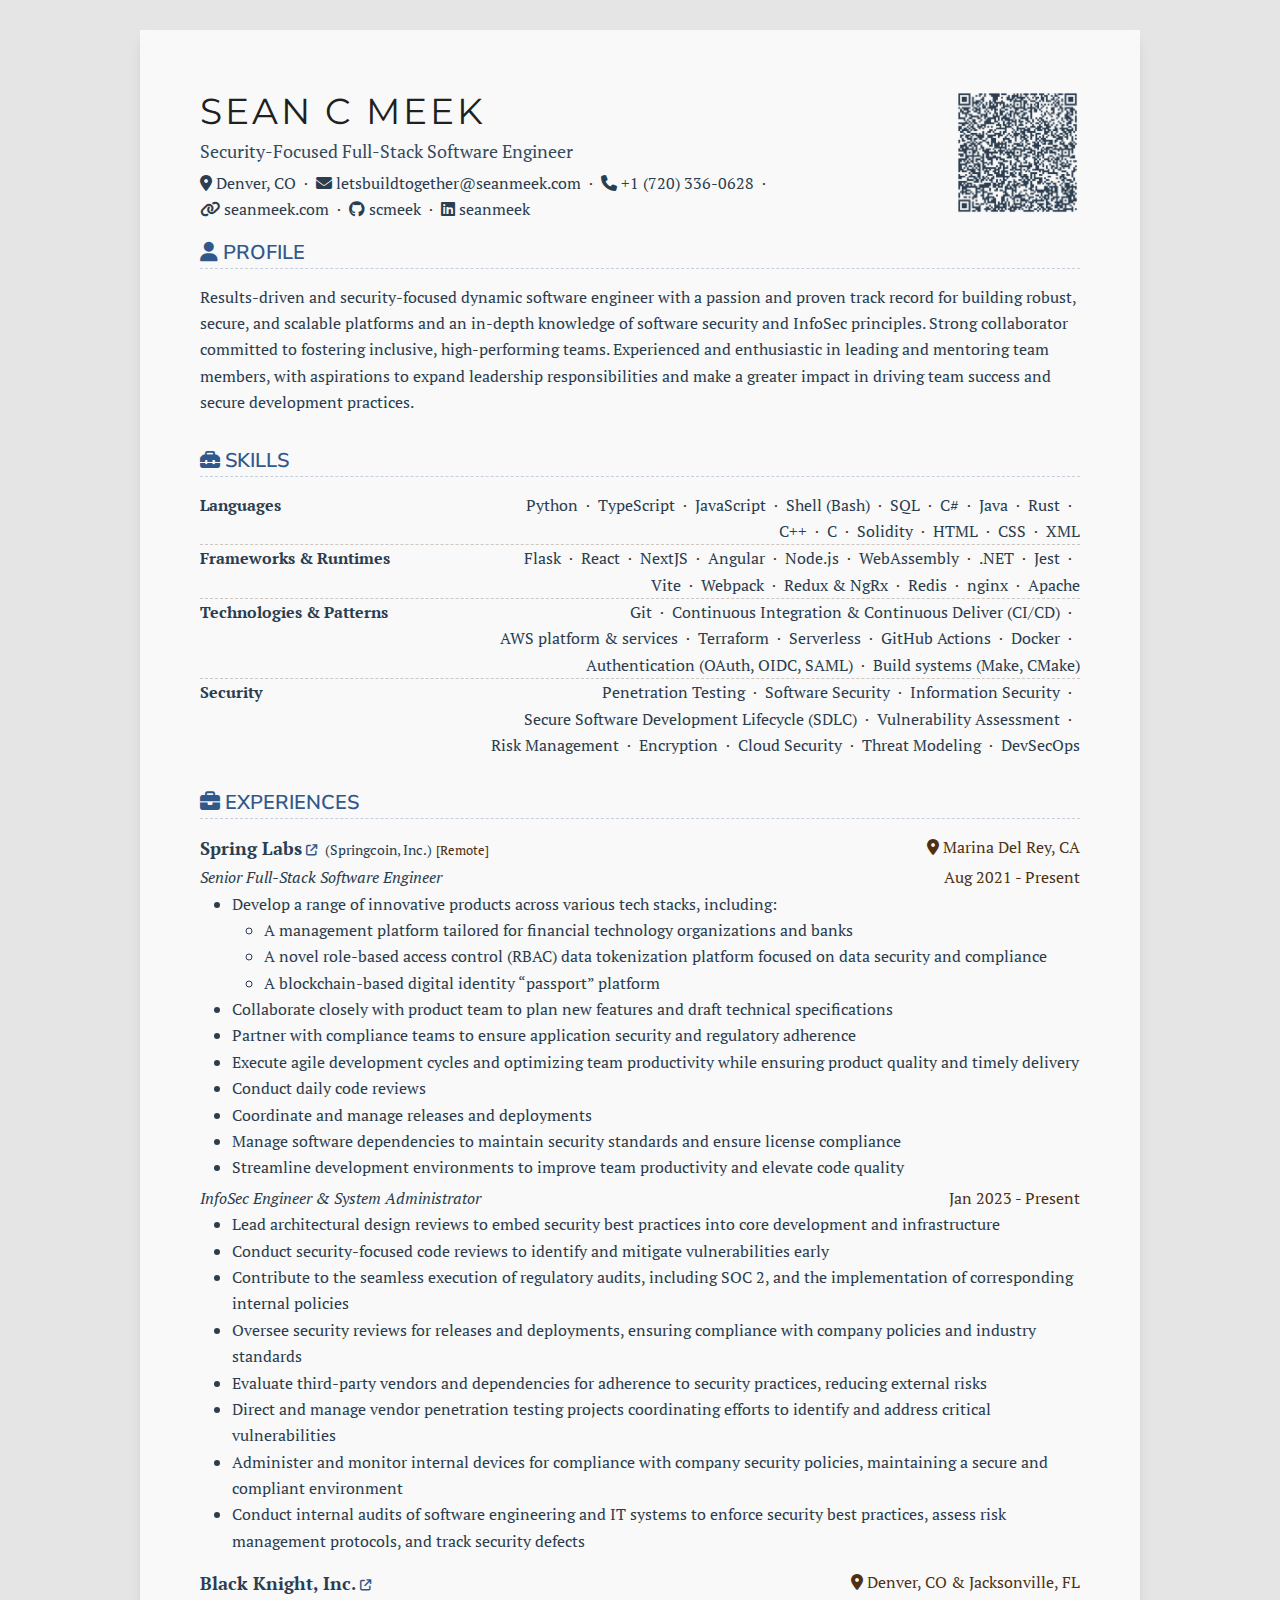
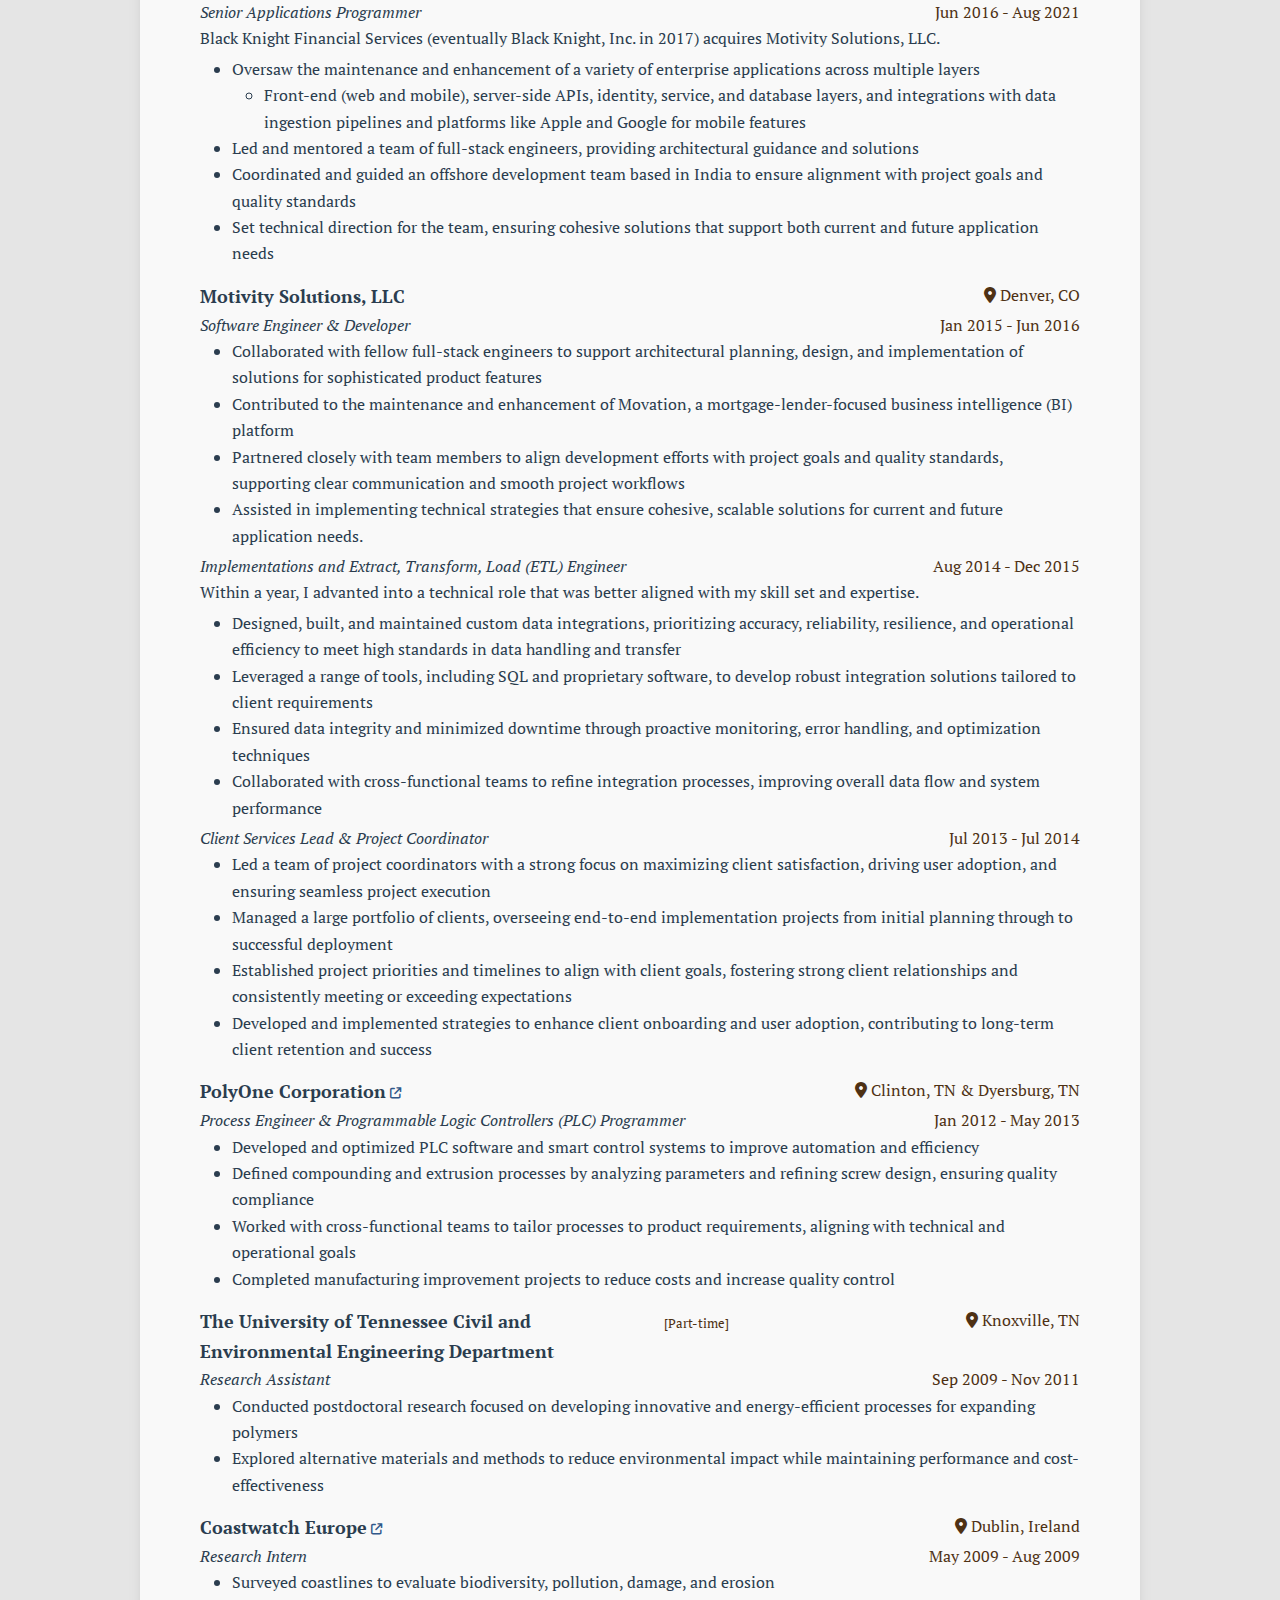
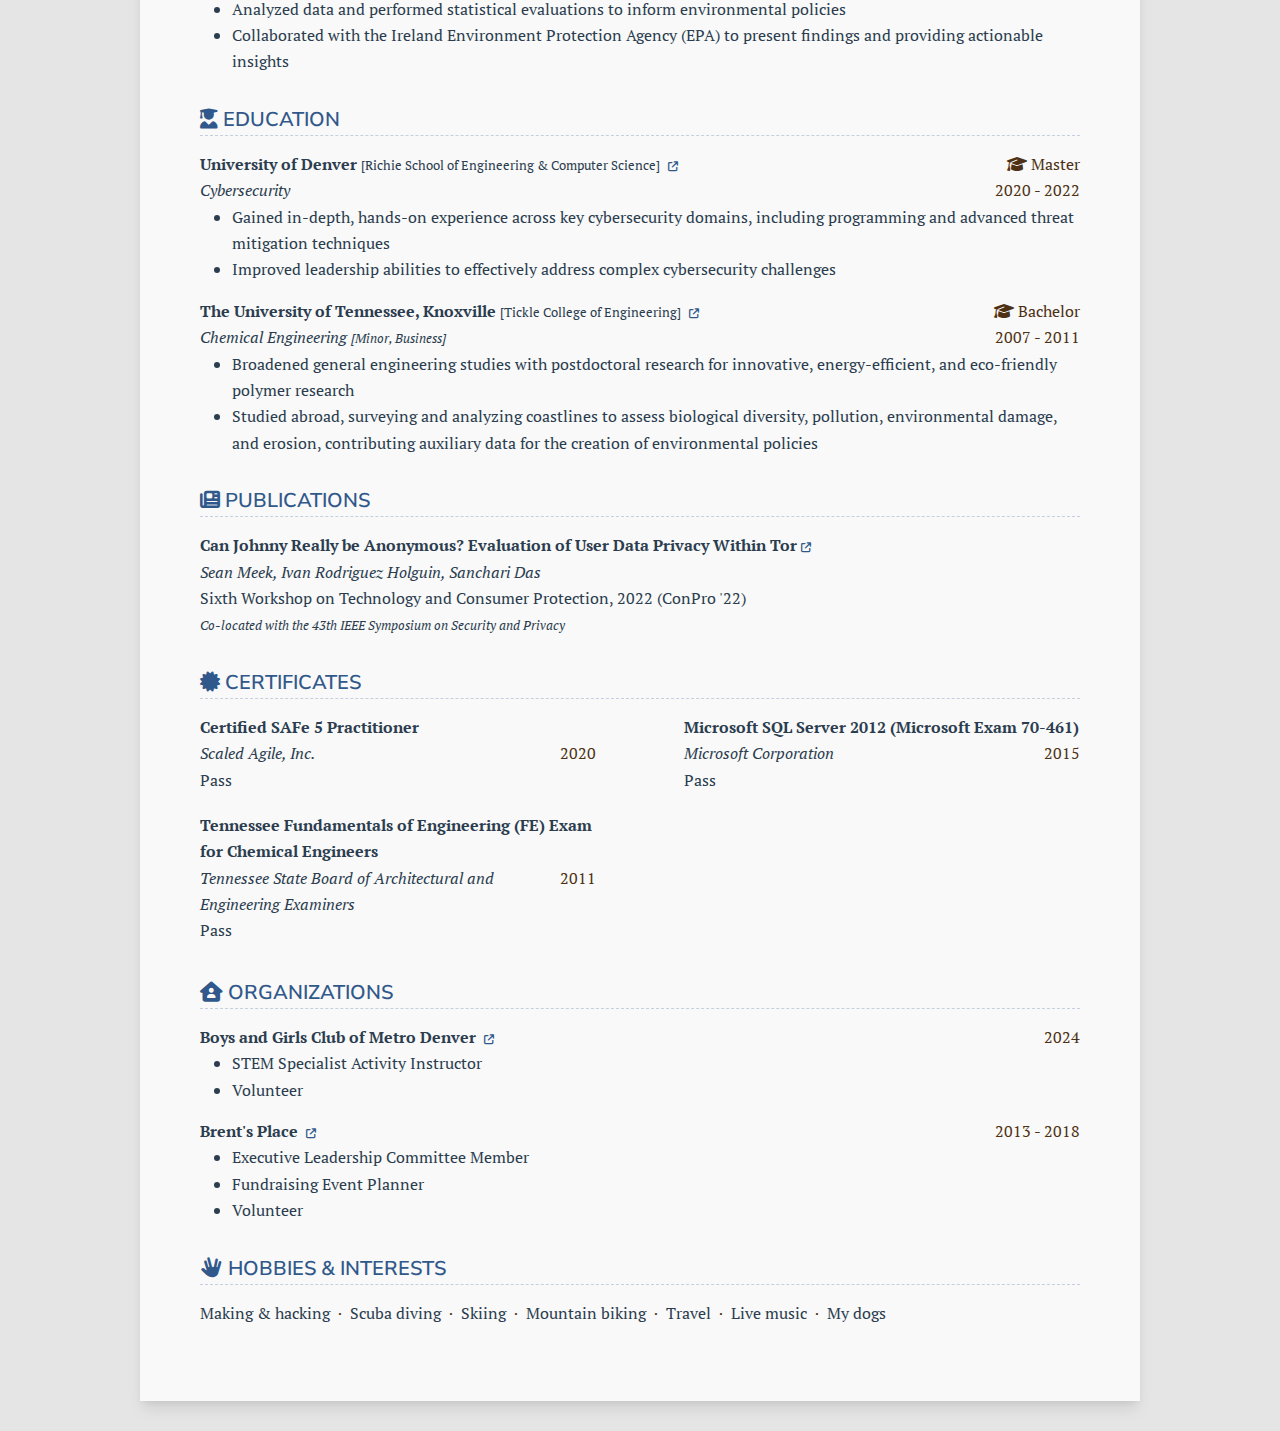
<file: index.html>
<!DOCTYPE html>
<html lang='en' dir='ltr'>
  <head><meta charset="utf-8">
<meta http-equiv="X-UA-Compatible" content="IE=edge">
<meta name="viewport" content="width=device-width, initial-scale=1.0">
<meta name="description" content="Sean C Meek Resume">
<title>Sean C Meek Resume</title>

<link rel="preconnect" href="https://fonts.googleapis.com">
<link rel="preconnect" href="https://fonts.gstatic.com" crossorigin>
<link href="https://fonts.googleapis.com/css2?family=PT+Serif:ital,wght@0,400;0,700;1,400;1,700&display=swap" rel="stylesheet">
<link href="https://fonts.googleapis.com/css2?family=Nunito+Sans:ital,opsz,wght@0,6..12,200..1000;1,6..12,200..1000&display=swap" rel="stylesheet">
<link href="https://fonts.googleapis.com/css2?family=Montserrat:ital,wght@0,100..900;1,100..900&display=swap" rel="stylesheet">

<link rel="stylesheet" href="/assets/css/main.css">
<link rel="stylesheet" href="/assets/fontawesome/css/fontawesome.min.css">
<link rel="stylesheet" href="/assets/fontawesome/css/brands.min.css">
<link rel="stylesheet" href="/assets/fontawesome/css/solid.min.css">
<link rel="stylesheet" href="/assets/icons/css/all.css">


<!-- Umami Web Analytics -->
<script async defer src="https://cloud.umami.is/script.js"
  data-website-id="dba6236c-f2e5-43fe-86d8-fe3fc2aed1c1"
  ></script>
<!-- End Umami Web Analytics -->

  </head>
  <body>
    <div class="wrapper">
<section class="basic">
  <img class="avatar" src="/assets/images/contact_qr.png" alt="avatar">

  <div class="header" >
    <h2 class="name">SEAN C MEEK</h2>
    <h3 class="title">Security-Focused Full-Stack Software Engineer</h3>
<div class="contact" >
  <div class="contact-item" title="Location">
    <i class="fa-solid fa-location-dot"></i>
      <span>Denver, CO</span>
  </div>
  <div class="contact-item" title="Email">
    <i class="fa-solid fa-envelope"></i>
    <a href="mailto:letsbuildtogether@seanmeek.com" title="mailto:letsbuildtogether@seanmeek.com">letsbuildtogether@seanmeek.com</a>
  </div>
  <div class="contact-item" title="Phone number">
    <i class="fa-solid fa-phone"></i>
    <a href="tel:+1 (720) 336-0628" title="tel:+1 (720) 336-0628">+1 (720) 336-0628</a>
  </div>
  <div class="contact-item" title="Website">
    <i class="fa-solid fa-link"></i>
    <a href="https://seanmeek.com" title="https://seanmeek.com" target="_blank">seanmeek.com</a>
  </div>
  <div class="contact-item" title="GitHub">
    <i class="fa-brands fa-github"></i>
    <a href="https://github.com/scmeek" title="https://github.com/scmeek" target="_blank">scmeek</a>
  </div>
  <div class="contact-item" title="LinkedIn">
    <i class="fa-brands fa-linkedin"></i>
    <a href="https://linkedin.com/in/seanmeek" title="https://linkedin.com/in/seanmeek" target="_blank">seanmeek</a>
  </div>
</div>

  </div>
</section>

<section class="profile" style="order: 1">
  <div class="section-title">
    <i class="section-icon fa-solid fa-user"></i>
    <h2>Profile</h2>
  </div>

  <div class="section-content">
    <div class="description markdown">
      <p>Results-driven and security-focused dynamic software engineer with a passion and proven track record for building robust, secure, and scalable platforms and an in-depth knowledge of software security and InfoSec principles. Strong collaborator committed to fostering inclusive, high-performing teams. Experienced and enthusiastic in leading and mentoring team members, with aspirations to expand leadership responsibilities and make a greater impact in driving team success and secure development practices.</p>

    </div>
  </div>
</section>

<section class="experience" style="order: 3">
  <div class="section-title">
    <i class="section-icon fa-solid fa-briefcase"></i>
    <h2>Experiences</h2>
  </div>

  <div class="section-content">
    <div class="items">
      <div class="item">
        <div class="row">
          <div>
            <div class="company">
              <a href="https://www.springlabs.com" target="_blank">Spring Labs</a>
              <span class="company-sub-title">(Springcoin, Inc.)</span>

            </div>
            <small class="tags">[Remote]</small>
          </div>
          <div class="location">
            <i class="fa-solid fa-location-dot"></i>
            <span>Marina Del Rey, CA</span>
          </div>
        </div>
        <div class="items">
          <div class="row">
            <div class="role">
              <span>Senior Full-Stack Software Engineer</span>
            </div>
            <div class="date">
              <span>Aug 2021 - Present</span>
            </div>
          </div>
          <div class="description markdown">
            <ul>
  <li>Develop a range of innovative products across various tech stacks, including:
    <ul>
      <li>A management platform tailored for financial technology organizations and banks</li>
      <li>A novel role-based access control (RBAC) data tokenization platform focused on data security and compliance</li>
      <li>A blockchain-based digital identity “passport” platform</li>
    </ul>
  </li>
  <li>Collaborate closely with product team to plan new features and draft technical specifications</li>
  <li>Partner with compliance teams to ensure application security and regulatory adherence</li>
  <li>Execute agile development cycles and optimizing team productivity while ensuring product quality and timely delivery</li>
  <li>Conduct daily code reviews</li>
  <li>Coordinate and manage releases and deployments</li>
  <li>Manage software dependencies to maintain security standards and ensure license compliance</li>
  <li>Streamline development environments to improve team productivity and elevate code quality</li>
</ul>

          </div>
          <div class="row">
            <div class="role">
              <span>InfoSec Engineer & System Administrator</span>
            </div>
            <div class="date">
              <span>Jan 2023 - Present</span>
            </div>
          </div>
          <div class="description markdown">
            <ul>
  <li>Lead architectural design reviews to embed security best practices into core development and infrastructure</li>
  <li>Conduct security-focused code reviews to identify and mitigate vulnerabilities early</li>
  <li>Contribute to the seamless execution of regulatory audits, including SOC 2, and the implementation of corresponding internal policies</li>
  <li>Oversee security reviews for releases and deployments, ensuring compliance with company policies and industry standards</li>
  <li>Evaluate third-party vendors and dependencies for adherence to security practices, reducing external risks</li>
  <li>Direct and manage vendor penetration testing projects coordinating efforts to identify and address critical vulnerabilities</li>
  <li>Administer and monitor internal devices for compliance with company security policies, maintaining a secure and compliant environment</li>
  <li>Conduct internal audits of software engineering and IT systems to enforce security best practices, assess risk management protocols, and track security defects</li>
</ul>

          </div>
        </div>

      </div>
      <div class="item">
        <div class="row">
          <div>
            <div class="company">
              <a href="https://www.icemortgagetechnology.com" target="_blank">Black Knight, Inc.</a>

            </div>
          </div>
          <div class="location">
            <i class="fa-solid fa-location-dot"></i>
            <span>Denver, CO & Jacksonville, FL</span>
          </div>
        </div>
        <div class="items">
          <div class="row">
            <div class="role">
              <span>Senior Applications Programmer</span>
            </div>
            <div class="date">
              <span>Jun 2016 - Aug 2021</span>
            </div>
          </div>
          <div class="description markdown">
            <p>Black Knight Financial Services (eventually Black Knight, Inc. in 2017) acquires Motivity Solutions, LLC.</p>
<ul>
  <li>Oversaw the maintenance and enhancement of a variety of enterprise applications across multiple layers
    <ul>
      <li>Front-end (web and mobile), server-side APIs, identity, service, and database layers, and integrations with data ingestion pipelines and platforms like Apple and Google for mobile features</li>
    </ul>
  </li>
  <li>Led and mentored a team of full-stack engineers, providing architectural guidance and solutions</li>
  <li>Coordinated and guided an offshore development team based in India to ensure alignment with project goals and quality standards</li>
  <li>Set technical direction for the team, ensuring cohesive solutions that support both current and future application needs</li>
</ul>

          </div>
        </div>

      </div>
      <div class="item">
        <div class="row">
          <div>
            <div class="company">
              <span>Motivity Solutions, LLC</span>

            </div>
          </div>
          <div class="location">
            <i class="fa-solid fa-location-dot"></i>
            <span>Denver, CO</span>
          </div>
        </div>
        <div class="items">
          <div class="row">
            <div class="role">
              <span>Software Engineer & Developer</span>
            </div>
            <div class="date">
              <span>Jan 2015 - Jun 2016</span>
            </div>
          </div>
          <div class="description markdown">
            <ul>
  <li>Collaborated with fellow full-stack engineers to support architectural planning, design, and implementation of solutions for sophisticated product features</li>
  <li>Contributed to the maintenance and enhancement of Movation, a mortgage-lender-focused business intelligence (BI) platform</li>
  <li>Partnered closely with team members to align development efforts with project goals and quality standards, supporting clear communication and smooth project workflows</li>
  <li>Assisted in implementing technical strategies that ensure cohesive, scalable solutions for current and future application needs.</li>
</ul>

          </div>
          <div class="row">
            <div class="role">
              <span>Implementations and Extract, Transform, Load (ETL) Engineer</span>
            </div>
            <div class="date">
              <span>Aug 2014 - Dec 2015</span>
            </div>
          </div>
          <div class="description markdown">
            <p>Within a year, I advanted into a technical role that was better aligned with my skill set and expertise.</p>
<ul>
  <li>Designed, built, and maintained custom data integrations, prioritizing accuracy, reliability, resilience, and operational efficiency to meet high standards in data handling and transfer</li>
  <li>Leveraged a range of tools, including SQL and proprietary software, to develop robust integration solutions tailored to client requirements</li>
  <li>Ensured data integrity and minimized downtime through proactive monitoring, error handling, and optimization techniques</li>
  <li>Collaborated with cross-functional teams to refine integration processes, improving overall data flow and system performance</li>
</ul>

          </div>
          <div class="row">
            <div class="role">
              <span>Client Services Lead & Project Coordinator</span>
            </div>
            <div class="date">
              <span>Jul 2013 - Jul 2014</span>
            </div>
          </div>
          <div class="description markdown">
            <ul>
  <li>Led a team of project coordinators with a strong focus on maximizing client satisfaction, driving user adoption, and ensuring seamless project execution</li>
  <li>Managed a large portfolio of clients, overseeing end-to-end implementation projects from initial planning through to successful deployment</li>
  <li>Established project priorities and timelines to align with client goals, fostering strong client relationships and consistently meeting or exceeding expectations</li>
  <li>Developed and implemented strategies to enhance client onboarding and user adoption, contributing to long-term client retention and success</li>
</ul>

          </div>
        </div>

      </div>
      <div class="item">
        <div class="row">
          <div>
            <div class="company">
              <a href="https://www.avient.com" target="_blank">PolyOne Corporation</a>

            </div>
          </div>
          <div class="location">
            <i class="fa-solid fa-location-dot"></i>
            <span>Clinton, TN & Dyersburg, TN</span>
          </div>
        </div>
        <div class="items">
          <div class="row">
            <div class="role">
              <span>Process Engineer & Programmable Logic Controllers (PLC) Programmer</span>
            </div>
            <div class="date">
              <span>Jan 2012 - May 2013</span>
            </div>
          </div>
          <div class="description markdown">
            <ul>
  <li>Developed and optimized PLC software and smart control systems to improve automation and efficiency</li>
  <li>Defined compounding and extrusion processes by analyzing parameters and refining screw design, ensuring quality compliance</li>
  <li>Worked with cross-functional teams to tailor processes to product requirements, aligning with technical and operational goals</li>
  <li>Completed manufacturing improvement projects to reduce costs and increase quality control</li>
</ul>

          </div>
        </div>

      </div>
      <div class="item">
        <div class="row">
          <div>
            <div class="company">
              <span>The University of Tennessee Civil and Environmental Engineering Department</span>

            </div>
            <small class="tags">[Part-time]</small>
          </div>
          <div class="location">
            <i class="fa-solid fa-location-dot"></i>
            <span>Knoxville, TN</span>
          </div>
        </div>
        <div class="items">
          <div class="row">
            <div class="role">
              <span>Research Assistant</span>
            </div>
            <div class="date">
              <span>Sep 2009 - Nov 2011</span>
            </div>
          </div>
          <div class="description markdown">
            <ul>
  <li>Conducted postdoctoral research focused on developing innovative and energy-efficient processes for expanding polymers</li>
  <li>Explored alternative materials and methods to reduce environmental impact while maintaining performance and cost-effectiveness</li>
</ul>

          </div>
        </div>

      </div>
      <div class="item">
        <div class="row">
          <div>
            <div class="company">
              <a href="https://www.coastwatch.org" target="_blank">Coastwatch Europe</a>

            </div>
          </div>
          <div class="location">
            <i class="fa-solid fa-location-dot"></i>
            <span>Dublin, Ireland</span>
          </div>
        </div>
        <div class="items">
          <div class="row">
            <div class="role">
              <span>Research Intern</span>
            </div>
            <div class="date">
              <span>May 2009 - Aug 2009</span>
            </div>
          </div>
          <div class="description markdown">
            <ul>
  <li>Surveyed coastlines to evaluate biodiversity, pollution, damage, and erosion</li>
  <li>Analyzed data and performed statistical evaluations to inform environmental policies</li>
  <li>Collaborated with the Ireland Environment Protection Agency (EPA) to present findings and providing actionable insights</li>
</ul>

          </div>
        </div>

      </div>
    </div>
  </div>
</section>


<section class="skill" style="order: 2">
  <div class="section-title">
    <i class="section-icon fa-solid fa-toolbox"></i>
    <h2>Skills</h2>
  </div>

  <div class="section-content">
    <div class="groups">
      <div class="group">
        <div class="group-name">
          <span>Languages</span>
        </div>
        <div class="group-item">
          <span>Python</span>
          <span>TypeScript</span>
          <span>JavaScript</span>
          <span>Shell (Bash)</span>
          <span>SQL</span>
          <span>C#</span>
          <span>Java</span>
          <span>Rust</span>
          <span>C++</span>
          <span>C</span>
          <span>Solidity</span>
          <span>HTML</span>
          <span>CSS</span>
          <span>XML</span>
        </div>
      </div>
      <div class="group">
        <div class="group-name">
          <span>Frameworks & Runtimes</span>
        </div>
        <div class="group-item">
          <span>Flask</span>
          <span>React</span>
          <span>NextJS</span>
          <span>Angular</span>
          <span>Node.js</span>
          <span>WebAssembly</span>
          <span>.NET</span>
          <span>Jest</span>
          <span>Vite</span>
          <span>Webpack</span>
          <span>Redux & NgRx</span>
          <span>Redis</span>
          <span>nginx</span>
          <span>Apache</span>
        </div>
      </div>
      <div class="group">
        <div class="group-name">
          <span>Technologies & Patterns</span>
        </div>
        <div class="group-item">
          <span>Git</span>
          <span>Continuous Integration & Continuous Deliver (CI/CD)</span>
          <span>AWS platform & services</span>
          <span>Terraform</span>
          <span>Serverless</span>
          <span>GitHub Actions</span>
          <span>Docker</span>
          <span>Authentication (OAuth, OIDC, SAML)</span>
          <span>Build systems (Make, CMake)</span>
        </div>
      </div>
      <div class="group">
        <div class="group-name">
          <span>Security</span>
        </div>
        <div class="group-item">
          <span>Penetration Testing</span>
          <span>Software Security</span>
          <span>Information Security</span>
          <span>Secure Software Development Lifecycle (SDLC)</span>
          <span>Vulnerability Assessment</span>
          <span>Risk Management</span>
          <span>Encryption</span>
          <span>Cloud Security</span>
          <span>Threat Modeling</span>
          <span>DevSecOps</span>
        </div>
      </div>
    </div>
  </div>
</section>

<section class="education" style="order: 5">
  <div class="section-title">
    <i class="section-icon fa-solid fa-user-graduate"></i>
    <h2>Education</h2>
  </div>

  <div class="section-content">
    <div class="items">
      <div class="item">
        <div class="row">
          <div class="institution">
            <a href="https://ritchieschool.du.edu/academics-education/gr-programs/ms-cybersecurity" target="_blank">
              <span>University of Denver</span>
              <small>[Richie School of Engineering & Computer Science]</small>
            </a>
          </div>
          <div class="degree">
            <i class="fa-solid fa-graduation-cap"></i>
            <span>Master</span>
          </div>
        </div>

        <div class="row">
          <div class="major">
            <span>Cybersecurity</span>
          </div>
          <div class="date">
            <span>2020 - 2022</span>
          </div>
        </div>
        <div class="description markdown">
          <ul>
  <li>Gained in-depth, hands-on experience across key cybersecurity domains, including programming and advanced threat mitigation techniques</li>
  <li>Improved leadership abilities to effectively address complex cybersecurity challenges</li>
</ul>

        </div>

      </div>
      <div class="item">
        <div class="row">
          <div class="institution">
            <a href="https://cbe.utk.edu/undergraduate/chemical-engineering/" target="_blank">
              <span>The University of Tennessee, Knoxville</span>
              <small>[Tickle College of Engineering]</small>
            </a>
          </div>
          <div class="degree">
            <i class="fa-solid fa-graduation-cap"></i>
            <span>Bachelor</span>
          </div>
        </div>

        <div class="row">
          <div class="major">
            <span>Chemical Engineering</span>
            <small>[Minor, Business]</small>
          </div>
          <div class="date">
            <span>2007 - 2011</span>
          </div>
        </div>
        <div class="description markdown">
          <ul>
  <li>Broadened general engineering studies with postdoctoral research for innovative, energy-efficient, and eco-friendly polymer research</li>
  <li>Studied abroad, surveying and analyzing coastlines to assess biological diversity, pollution, environmental damage, and erosion, contributing auxiliary data for the creation of environmental policies</li>
</ul>

        </div>

      </div>
    </div>
  </div>
</section>

<section class="certificate" style="order: 7">
  <div class="section-title">
    <i class="section-icon fa-solid fa-certificate"></i>
    <h2>Certificates</h2>
  </div>

  <div class="section-content">
    <div class="items">
      <div class="item">
        <div class="row">
          <div class="certificate-name">
            <span>Certified SAFe 5 Practitioner</span>
          </div>
        </div>

        <div class="row">
          <div class="issuer">
            <span>Scaled Agile, Inc.</span>
          </div>
          <div class="date">
            <span>2020</span>
          </div>
        </div>
        <div class="description markdown">
          <p>Pass</p>

        </div>

      </div>
      <div class="item">
        <div class="row">
          <div class="certificate-name">
            <span>Microsoft SQL Server 2012 (Microsoft Exam 70-461)</span>
          </div>
        </div>

        <div class="row">
          <div class="issuer">
            <span>Microsoft Corporation</span>
          </div>
          <div class="date">
            <span>2015</span>
          </div>
        </div>
        <div class="description markdown">
          <p>Pass</p>

        </div>

      </div>
      <div class="item">
        <div class="row">
          <div class="certificate-name">
            <span>Tennessee Fundamentals of Engineering (FE) Exam for Chemical Engineers</span>
          </div>
        </div>

        <div class="row">
          <div class="issuer">
            <span>Tennessee State Board of Architectural and Engineering Examiners</span>
          </div>
          <div class="date">
            <span>2011</span>
          </div>
        </div>
        <div class="description markdown">
          <p>Pass</p>

        </div>

      </div>
    </div>
  </div>
</section>

<section
  class="publication"
  style="order: 6"
>
  <div class="section-title">
    <i class="section-icon fa-solid fa-newspaper"></i>
    <h2>Publications</h2>
  </div>

  <div class="section-content">
    <div class="items">
      <div class="item">
        <div class="publication-title">
          <a href="https://www.researchgate.net/publication/359514971_Can_Johnny_Really_be_Anonymous_Evaluation_of_User_Data_Privacy_Within_Tor" target="_blank">Can Johnny Really be Anonymous? Evaluation of User Data Privacy Within Tor</a>
        </div>
        <div class="authors">
          <span>Sean Meek, Ivan Rodriguez Holguin, Sanchari Das</span>
        </div>
        <div class="conference">
          <span>Sixth Workshop on Technology and Consumer Protection, 2022 (ConPro '22)</span>
        </div>
        <div class="conference-sub-title">
          <small>Co-located with the 43th IEEE Symposium on Security and Privacy</small>
        </div>
      </div>
    </div>
  </div>
</section>



<section class="organization" style="order: 10">
  <div class="section-title">
    <i class="section-icon fa-solid fa-house-user"></i>
    <h2>Organizations</h2>
  </div>

  <div class="section-content">
    <div class="items">
      <div class="item">
        <div class="row">
          <div class="institution">
            <a href="https://www.bgcmd.org" target="_blank">
              <span>Boys and Girls Club of Metro Denver</span>
            </a>
          </div>
          <div class="date">
            <span>2024</span>
          </div>
        </div>
        <div class="description markdown">
          <ul>
  <li>STEM Specialist Activity Instructor</li>
  <li>Volunteer</li>
</ul>

        </div>

      </div>
      <div class="item">
        <div class="row">
          <div class="institution">
            <a href="https://www.brentsplace.org" target="_blank">
              <span>Brent's Place</span>
            </a>
          </div>
          <div class="date">
            <span>2013 - 2018</span>
          </div>
        </div>
        <div class="description markdown">
          <ul>
  <li>Executive Leadership Committee Member</li>
  <li>Fundraising Event Planner</li>
  <li>Volunteer</li>
</ul>

        </div>

      </div>
    </div>

  </div>
</section>


<section class="interest" style="order: 12">
  <div class="section-title">
    <i class="section-icon fa-solid fa-hand-spock"></i>
    <h2>Hobbies & Interests</h2>
  </div>

  <div class="section-content">
    <div class="items">
      <div class="item">
        <span>Making & hacking</span>
      </div>
      <div class="item">
        <span>Scuba diving</span>
      </div>
      <div class="item">
        <span>Skiing</span>
      </div>
      <div class="item">
        <span>Mountain biking</span>
      </div>
      <div class="item">
        <span>Travel</span>
      </div>
      <div class="item">
        <span>Live music</span>
      </div>
      <div class="item">
        <span>My dogs</span>
      </div>
    </div>
  </div>
</section>



    </div>
  </body>
</html>
</file>
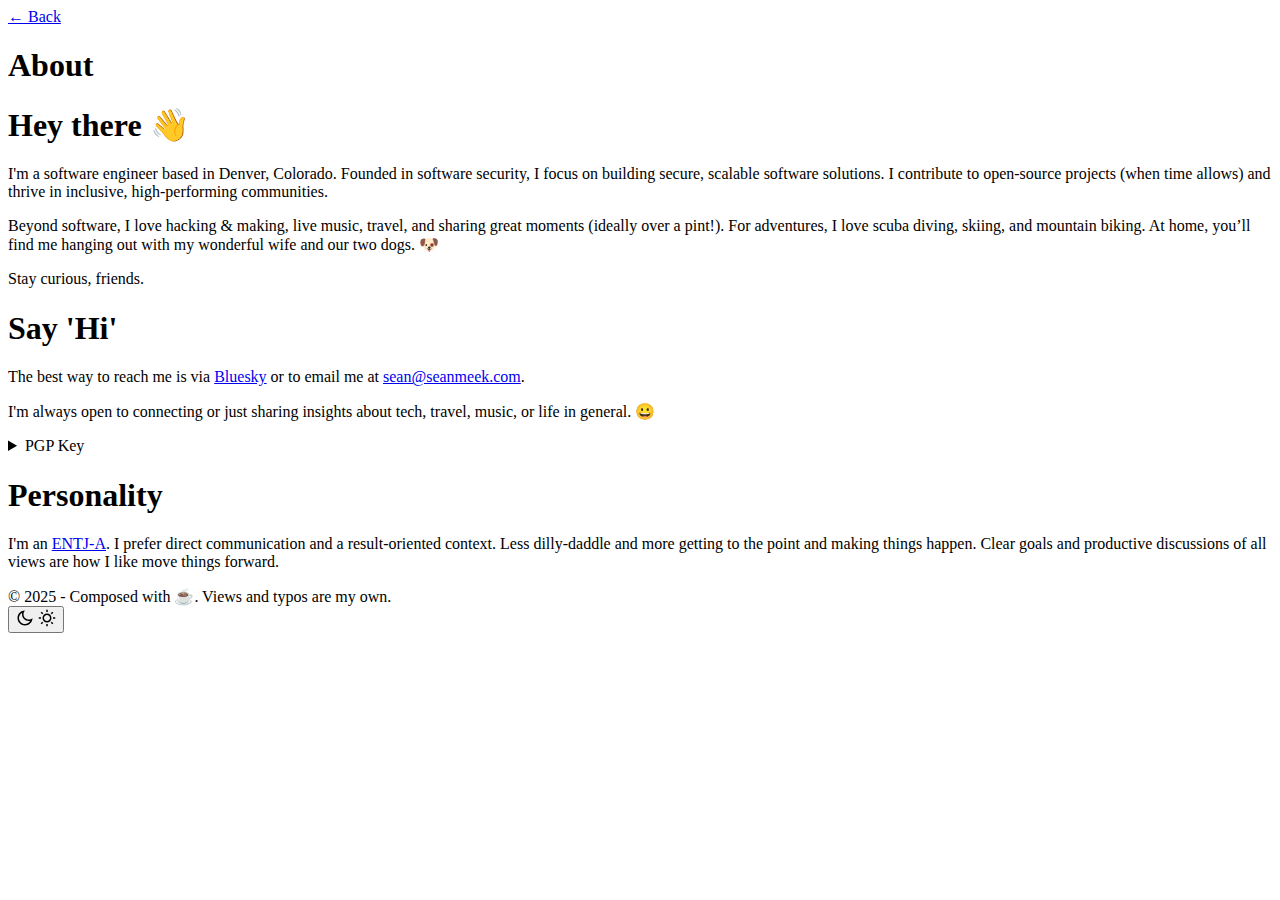
<file: about/index.html>
<!DOCTYPE html>

<html lang="en">

<head>
  <meta charset="utf-8">
  <meta name="viewport" content="width=device-width, initial-scale=1.0">
  <meta name="color-scheme" content="light dark">
  
  
    
  
  <meta name="description" content="Musings and more">

  <title>novos - About</title>
  <link rel="icon" type="image/png" sizes="32x32" href="https://novos.onl/img/favicon-32x32.png">
  <link rel="icon" type="image/png" sizes="16x16" href="https://novos.onl/img/favicon-16x16.png">
  <link rel="apple-touch-icon" sizes="180x180" href="https://novos.onl/img/apple-touch-icon.png">
  <style>
  /* mulish-regular - latin */
  @font-face {
    font-display: swap; /* Check https://developer.mozilla.org/en-US/docs/Web/CSS/@font-face/font-display for other options. */
    font-family: "Mulish";
    font-style: normal;
    font-weight: 400;
    src: url("/font/mulish-v13-latin-regular.woff2") format("woff2"); /* Chrome 36+, Opera 23+, Firefox 39+, Safari 12+, iOS 10+ */
  }

  /* short-stack-regular - latin */
  @font-face {
    font-display: swap; /* Check https://developer.mozilla.org/en-US/docs/Web/CSS/@font-face/font-display for other options. */
    font-family: "Short Stack";
    font-style: normal;
    font-weight: 400;
    src: url("/font/short-stack-v15-latin-regular.woff2") format("woff2"); /* Chrome 36+, Opera 23+, Firefox 39+, Safari 12+, iOS 10+ */
  }

  /* caudex-regular - latin */
  @font-face {
    font-display: swap; /* Check https://developer.mozilla.org/en-US/docs/Web/CSS/@font-face/font-display for other options. */
    font-family: "Caudex";
    font-style: normal;
    font-weight: 400;
    src: url("/font/caudex-v18-latin-regular.woff2") format("woff2"); /* Chrome 36+, Opera 23+, Firefox 39+, Safari 12+, iOS 10+ */
  }

  @font-face {
    font-display: swap;
    font-family: "Hack Nerd Font Mono";
    font-style: normal;
    font-weight: 400;
    src: url("/font/HackNerdFontMono-Regular.woff2") format("woff2");
  }
</style>

  <style>
  /* light mode colors */
  body {
    --primary-color: #5871a2;
    --primary-pale-color: #5871a233;
    --primary-decoration-color: #a8a29e10;
    --highlight-mark-color: #5f75b020;
    --bg-color: #fafaf9;
    --text-color: #44403c;
    --text-pale-color: #78716c;
    --text-decoration-color: #a8a29e;

    --callout-note-color: #5871a2;
    --callout-tip-color: #065f46;
    --callout-important-color: #7c3aed;
    --callout-warning-color: #d97706;
    --callout-caution-color: #e11d48;
  }

  /* dark mode colors */
  body.dark {
    --primary-color: #6f8fd1;
    --primary-pale-color: #6f8fd166;
    --primary-decoration-color: #a8a29e10;
    --bg-color: #1c1917;
    --text-color: #d6d3d1;
    --text-pale-color: #a8a29e;
    --text-decoration-color: #57534e;
    --highlight-mark-color: #8296cb3b;

    --callout-note-color: #6f8fd1;
    --callout-tip-color: #10b981;
    --callout-important-color: #9333ea;
    --callout-warning-color: #d97706;
    --callout-caution-color: #e11d48;
  }

  /* typography */
  body {
    --main-font: "Mulish", ui-sans-serif, system-ui, sans-serif, "Apple Color Emoji", "Segoe UI Emoji", "Segoe UI Symbol", "Noto Color Emoji";
    --script-font: "Short Stack";
    --code-font: "Hack Nerd Font Mono", ui-monospace, SFMono-Regular, Menlo, Monaco, Consolas, 'Liberation Mono', 'Courier New', monospace;
    --homepage-max-width: 860px;
    --main-max-width: 860px;
    --avatar-size: 60px;
    --font-size: 16px;
    --line-height: 1.75;
    --img-border-radius: 0px;
    --detail-border-radius: 2px;
    --dark-mode-img-brightness: 0.75;
    --dark-mode-chart-brightness: 0.75;
    --inline-code-border-radius: 2px;
    --inline-code-bg-color: var(--primary-decoration-color);
    --block-code-border-radius: 2px;
    --block-code-border-color: var(--text-decoration-color);
    --detail-border-color: var(--text-decoration-color);
    --callout-border-radius: 2px;
  }
</style>

  <link rel="stylesheet" href="https://novos.onl/main.css">
  

<link id="hl" rel="stylesheet" type="text/css" href="/hl-light.css" />



  <script>
  console.log(
    `%c\ \n\
    .____   ___ _   _ ___   ___ \n\
    |  _ \\ / _ \\ | | / _ \\ /___)\n\
    | | | | |_| \\ V / |_| |___ |\n\
    |_| |_|\\___/ \\_/ \\___/(___/`
      .split('\n')
      .map((line) => line.trim())
      .join('\n'),
    "color: blue; font-family: monospace;"
  );

  console.debug("Commit Hash: dc86138e19a2e5e09b137c650732c03f6e06135f");
</script>

<script
  defer
  src="https://novos.onl/js/accordion.js"
></script>


<script
  defer
  src="https://cloud.umami.is/script.js"
  data-website-id="fae0b8e4-0772-4825-be59-b51b6ea076bc"
></script>


<link rel="alternate" type="application/atom+xml" title="Novos — Atom"
      href="https://novos.onl/atom.xml">
<link rel="alternate" type="application/rss+xml" title="Novos — RSS"
      href="https://novos.onl/rss.xml">


  




  




  




  




  








<meta property="og:title" content="novos - About">
<meta property="og:description" content="Musings and more">
<meta property="og:url" content="https:&#x2F;&#x2F;novos.onl&#x2F;about&#x2F;">
<meta property="og:site_name" content="Novos">
<meta property="og:locale" content="en">


  <meta property="og:type" content="website">




<link rel="canonical" href="https:&#x2F;&#x2F;novos.onl&#x2F;about&#x2F;">


</head>

<body class="prose-page">
  
  <script>
    const theme = sessionStorage.getItem('theme');
    const match = window.matchMedia("(prefers-color-scheme: dark)").matches
    if ((theme && theme == 'dark') || (!theme && match)) {
      document.body.classList.add('dark');
      const hl = document.querySelector('link#hl');
      if (hl) hl.href = 'https://novos.onl/hl-dark.css';
    }
  </script>
  
  
<div id="wrapper">
  <main>
    
<header>
  <nav>
    <a id="back-link" href="https:&#x2F;&#x2F;novos.onl">← Back</a>
  </nav>
</header>

    
<div class="section-title">
  
  <h1>About</h1>
  
  
</div>


    <div>
      
      <article class="prose">
        <h1 id="hey-there-wave">Hey there 👋</h1>
<p>I'm a software engineer based in Denver, Colorado. Founded in software security, I focus on building secure, scalable software solutions. I contribute to open-source projects (when time allows) and thrive in inclusive, high-performing communities.</p>
<p>Beyond software, I love hacking &amp; making, live music, travel, and sharing great moments (ideally over a pint!). For adventures, I love scuba diving, skiing, and mountain biking. At home, you’ll find me hanging out with my wonderful wife and our two dogs. 🐶</p>
<p>Stay curious, friends.</p>
<h1 id="say-hi">Say 'Hi'</h1>
<p>The best way to reach me is via <a rel="nofollow noreferrer" href="https://bsky.app/profile/novos.onl">Bluesky</a> or to email me at <a href="mailto:sean@seanmeek.com">sean@seanmeek.com</a>.</p>
<p>I'm always open to connecting or just sharing insights about tech, travel, music, or life in general. 😀</p>
<details class="animated-details" >
  <summary>PGP Key</summary>
  <div class="content">
    
    
    
    <div id="copy-cfg" style="display: none;" data-copy-icon="&lt;svg xmlns=&quot;http:&#x2F;&#x2F;www.w3.org&#x2F;2000&#x2F;svg&quot; viewBox=&quot;0 0 24 24&quot; width=&quot;18&quot; height=&quot;18&quot;&gt;&lt;path d=&quot;M6.9998 6V3C6.9998 2.44772 7.44752 2 7.9998 2H19.9998C20.5521 2 20.9998 2.44772 20.9998 3V17C20.9998 17.5523 20.5521 18 19.9998 18H16.9998V20.9991C16.9998 21.5519 16.5499 22 15.993 22H4.00666C3.45059 22 3 21.5554 3 20.9991L3.0026 7.00087C3.0027 6.44811 3.45264 6 4.00942 6H6.9998ZM5.00242 8L5.00019 20H14.9998V8H5.00242ZM8.9998 6H16.9998V16H18.9998V4H8.9998V6Z&quot; fill=&quot;currentColor&quot;&gt;&lt;&#x2F;path&gt;&lt;&#x2F;svg&gt;
" data-check-icon="&lt;svg xmlns=&quot;http:&#x2F;&#x2F;www.w3.org&#x2F;2000&#x2F;svg&quot; viewBox=&quot;0 0 24 24&quot; width=&quot;18&quot; height=&quot;18&quot;&gt;&lt;path d=&quot;M10.0007 15.1709L19.1931 5.97852L20.6073 7.39273L10.0007 17.9993L3.63672 11.6354L5.05093 10.2212L10.0007 15.1709Z&quot; fill=&quot;currentColor&quot;&gt;&lt;&#x2F;path&gt;&lt;&#x2F;svg&gt;
"></div>
    
    
    <pre>-----BEGIN PGP PUBLIC KEY BLOCK-----

mQINBGdu6wEBEACe6yBYJDVy1z7p8wKn4ur4nNHL40DCqYINvHfVnKpja+Ssvu&#x2F;S
HLDwSS7XyEea0EAPGNZgaCAfoVZxqnFm3RhqyCExFyuDK24J&#x2F;ceaDrUppg9IzNa+
aJrW9jMsvOnAKJp5KvP9179kHZZfPsx8W&#x2F;v7+K06IxmWu1dgHUnABs5nRDKcUrzt
EbF1ilM9I390XUHVOUy5hQFpAKsKkrzCr8mh2LcfDIbof1ukUEBY93ZD4NFxCpWP
ASj+B7HqAFa5DPLLaP9V7I8ts1N8ueaVKP&#x2F;U6h+0re2XbrwXytjxidNwV7FoX&#x2F;&#x2F;4
ygN+Sc4TLcq4fa3WlgBRUT6E1yzex1jYT6Q8kpnex3&#x2F;po6TaUUaaRL11DKaz1lX4
uNndqjB7YNJ&#x2F;1q&#x2F;7rMndBIm9mlVlIXcAVVXNZ6pOGColk7zvNM0kaPH2fpQWoEDt
qTjAq7FwQGXZHURyonM1Di4xFvOIEA7gupgsi3&#x2F;f1ouEkCioZsCdrPeeVU7Ah1+h
v3Dfy+0OHfVwQv6zmTSLn5&#x2F;og9WlWUPQEmlks7Zq4AFZv84ReOtQHm9xFKlNmOXP
TAffDvpWWinTwKhwccHjip&#x2F;Y6Vfx7KkoZfVwW+bleXyekRV7rQqdy63RU+f5gdxe
Lw2ub6d3HEIk+3+eCuf6GQkSBUexXQBDVJo74kUrE6HUgvRtTZ7CkZNuzQARAQAB
tCtTZWFuIE1lZWsgKEdlbmVyYWwgUEdQKSA8c2VhbkBzZWFubWVlay5jb20+iQJO
BBMBCAA4FiEEfN5t9Ncdmu8+HNxIKXyP1UuCuEEFAmdu6wECGwMFCwkIBwIGFQoJ
CAsCBBYCAwECHgECF4AACgkQKXyP1UuCuEER8Q&#x2F;&#x2F;WCcHtrB0EkUDQT5PIO&#x2F;dNZ50
dgeL0Idqv0NPmYoJXs+CRVfSeofh5W9loZTj1hZBPhNh7TOwvcS3BX4RWWv2eDDH
brAPdo14OGSrErKVgRO6kmDT6KVvJBKlZwM8c2oUQCzHMxAv&#x2F;rSMi1YLV+yDdv&#x2F;H
eyZN&#x2F;tmYtZVnMRN+Zr7pIWqNUbpTaOXHQNydvDW1gqlgS0SaVEpE58iWBog01mvD
w5Eay9xT6r4KM20a4wUjS9y5eSOU63gTCTjLJT9s&#x2F;ZKdEK+3xWZhLH3Q+v4qreRG
lrNpY&#x2F;KHgNYJCV7LYk&#x2F;7qgChtlMLkKjcUO+lI8MyDC8SZLhmkSHXTZK4vvLTakvj
sfN90UzGp+f734x0U5qJhB1OI5SuQJwuibLgmoVE6wGNubdpizKZwU53nG6DIBF6
bcWlDBwlSV8fwfeXDz3Ye57ildlAAAqS4oEM7YXapDySRvsECy4SOeVx55B73uLs
fDhl9NyG0BtXHqP60PGf5geihh2VUj&#x2F;R0LgqEM9bW8mhOHp4xl7iLG4XNBVHXI9&#x2F;
KMqG1MbTCj&#x2F;1b5+bVG7bsSx8iOgrrkWikGbvvlHe5bErU35Nz&#x2F;8wgsIQr&#x2F;zpan6Q
7cn0+sN3HjpUtTe6WZZfBWllkgOjQj87WrfWsVUJ0CJtX3pIF8jreYRcg0ix&#x2F;05W
RKs9Cgi7YL60vdu5cMi5Ag0EZ27rAQEQALitrPEbQX4rUQDNA6UZ1k3gfXiwgqSg
G3RPEo5&#x2F;VKE6r+M&#x2F;GpfzR9lbStFncMBszxedhS1r9EKl6CWPnDL7hjH0NnWKesVS
KBt&#x2F;ji1m7y4V3yY+qowj&#x2F;Nduj&#x2F;ij2AgMR8q5ET71RnVLzS7SJ11jRTY2SwmXf1XS
b85IKOF4fhJPMPFg7tZl4rZndUyirojfzvjps+QZEgRBogNft7nvHu32IaSekHqD
qcYAs6d0CKO5CvY&#x2F;HdPQR51VvdDT8FYz7nLg&#x2F;D&#x2F;jMTn&#x2F;G9Ctsec4vOm9wNhqZKTi
k0xveYVHr9K3a4bc8Xtz&#x2F;nTPr0Am8AhS+hipuSKxiWoVJuM6yYomaHR5PlqluRti
yUcLOqM3Mj3DcAgLFHh+yy47fIMLisViOPVV33swnqtpLr27wGN349kcUlGQ1tya
2PVqitxdk9x4mdKSoVUXngAtRR96lV2TJ1MolCQBpDa3rIM88uelkElSfG27ZAtg
kJgZKmziouvWoXMmH3AjDUFtQJJ99xAD&#x2F;8Jcun4GqfyxXkYHQYaUpxeCs80gB+3+
EYbZTbOk7peMMMDixRkRtXcfb9Ua3q&#x2F;Gp55M4SPHGKMQtctT0HuuUgDiAicqUka0
WhLFlj5F0QFnuY1dKH5GZ+sLikJi1LJDv0uAu6Y0VkBb34HfD2nsG9vSBhHMW8Ig
LvRsso4dIWbdABEBAAGJAjYEGAEIACAWIQR83m301x2a7z4c3EgpfI&#x2F;VS4K4QQUC
Z27rAQIbDAAKCRApfI&#x2F;VS4K4QYr0D&#x2F;0SIjLnuVFFf9twHFjn74kSFyNwQN6ObFlk
36C3VnHoPWuKHAI&#x2F;7rPN9ph58W3xBVsGxe78drFA8S1Z1rzarB63KrbWVLhB7RSK
D0S0wDEIOI2hWbbJh4XKiZ4LHGTWgaOm9v&#x2F;DZmFYmGC7JP87ZG1kfxEk9WNJUipY
A0YPCkGT2Ea9SMz&#x2F;oq5i0pRajaYPOCn6Tn1GjjFBUWTDLp6sZLfBFo81Oql1biQU
uMjikKjtZsy2jPvYuuvZRF3VkCL0e9YK6crZdTXnw4F1SGzBKuvA+hzv1KfKi1kZ
QYqkK+dmvf9UVyxema5fYz&#x2F;bEg33Ri13KDv+9Q+azOabmWjwKWlNK8uIwIYBiy+J
V4EtEMlvUdJlX+tiS3rxu2QrmiXG4WBzrWfcEKX0EgoK3MdfjcG8kv4rZvSnPLNj
AEYKB3KDospPLf8jV1g8EVHqGVsSGMK3+5zK74nite1nEQgyWFCfdXgv9NQTWxZa
x9pYr4bXfJjL60l7I27jSGso&#x2F;TLWcgAmMdezYshR+1MEpAJ5fUAI27RLfiiTZuBt
&#x2F;86VMXq5bkgU1MbBZEB2PmYu5osuj5kumlfA44gM1yCaOYzZZIm3eflnn2VqJNxE
AxPS9STfWCxzSKicnusNoetmpJ9Q2GN06mJcn6Nx8EOOY9kGqT9iC+Wz3nv8VX9H
5ls5IXJQaQ==
=XTEm
-----END PGP PUBLIC KEY BLOCK-----</pre>
    
    
  </div>
</details>
<h1 id="personality">Personality</h1>
<p>I'm an <a rel="nofollow noreferrer" href="https://www.16personalities.com/entj-personality">ENTJ-A</a>. I prefer direct communication and a result-oriented context. Less dilly-daddle and more getting to the point and making things happen. Clear goals and productive discussions of all views are how I like move things forward.</p>

      </article>

      
      

      
    </div>

    


<footer>
  <div class="left">
    <div class="copyright">
      © 2025 - Composed with ☕. Views and typos are my own.
      
    </div>
  </div>

  <div class="right">
    

    
    
    
    <button id="theme-toggle" aria-label="theme switch">
      <span class="moon-icon"><svg xmlns="http://www.w3.org/2000/svg" viewBox="0 0 24 24" width="18" height="18"><path d="M10 7C10 10.866 13.134 14 17 14C18.9584 14 20.729 13.1957 21.9995 11.8995C22 11.933 22 11.9665 22 12C22 17.5228 17.5228 22 12 22C6.47715 22 2 17.5228 2 12C2 6.47715 6.47715 2 12 2C12.0335 2 12.067 2 12.1005 2.00049C10.8043 3.27098 10 5.04157 10 7ZM4 12C4 16.4183 7.58172 20 12 20C15.0583 20 17.7158 18.2839 19.062 15.7621C18.3945 15.9187 17.7035 16 17 16C12.0294 16 8 11.9706 8 7C8 6.29648 8.08133 5.60547 8.2379 4.938C5.71611 6.28423 4 8.9417 4 12Z" fill="currentColor"></path></svg>
</span>
      <span class="sun-icon"><svg xmlns="http://www.w3.org/2000/svg" viewBox="0 0 24 24" width="18" height="18"><path d="M12 18C8.68629 18 6 15.3137 6 12C6 8.68629 8.68629 6 12 6C15.3137 6 18 8.68629 18 12C18 15.3137 15.3137 18 12 18ZM12 16C14.2091 16 16 14.2091 16 12C16 9.79086 14.2091 8 12 8C9.79086 8 8 9.79086 8 12C8 14.2091 9.79086 16 12 16ZM11 1H13V4H11V1ZM11 20H13V23H11V20ZM3.51472 4.92893L4.92893 3.51472L7.05025 5.63604L5.63604 7.05025L3.51472 4.92893ZM16.9497 18.364L18.364 16.9497L20.4853 19.0711L19.0711 20.4853L16.9497 18.364ZM19.0711 3.51472L20.4853 4.92893L18.364 7.05025L16.9497 5.63604L19.0711 3.51472ZM5.63604 16.9497L7.05025 18.364L4.92893 20.4853L3.51472 19.0711L5.63604 16.9497ZM23 11V13H20V11H23ZM4 11V13H1V11H4Z" fill="currentColor"></path></svg>
</span>
    </button>
    
  </div>
</footer>



  </main>
</div>

  
<script src="/js/lightense.min.js"></script>


  <script src="https://novos.onl/js/main.js"></script>
</body>

</html>
</file>
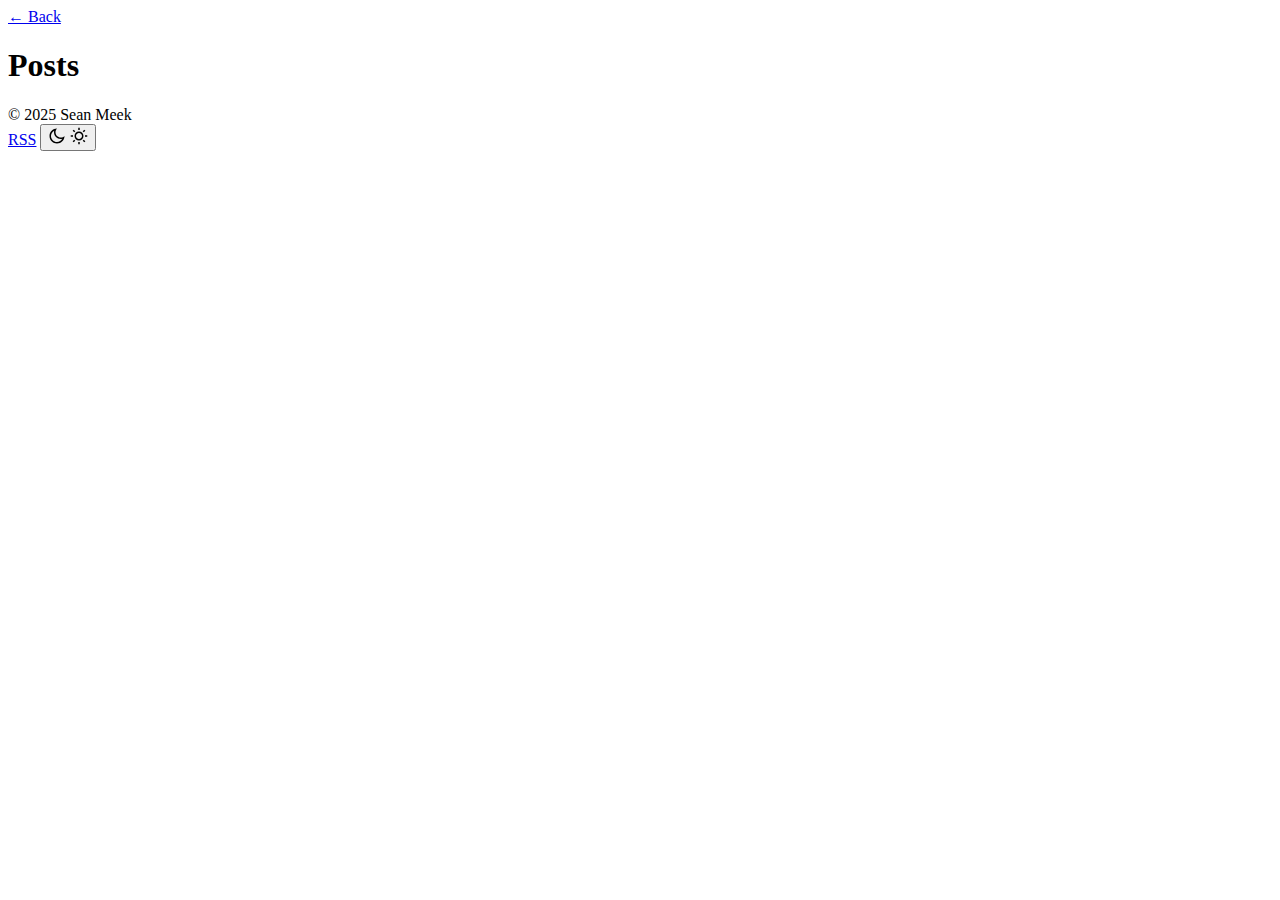
<file: blog/index.html>
<!DOCTYPE html>

<html lang="en">

<head>
  <meta charset="utf-8">
  <meta name="viewport" content="width=device-width, initial-scale=1.0">
  <meta name="color-scheme" content="light dark">
  
  
    
  
  <meta name="description" content="xxxx xxxx xxxx">

  <title>Posts</title>
  <link rel="icon" type="image/png" sizes="32x32" href="https://novos.onl/img/favicon-32x32.png">
  <link rel="icon" type="image/png" sizes="16x16" href="https://novos.onl/img/favicon-16x16.png">
  <link rel="apple-touch-icon" sizes="180x180" href="https://novos.onl/img/apple-touch-icon.png">
  <style>
  /* mulish-regular - latin */
  @font-face {
    font-display: swap; /* Check https://developer.mozilla.org/en-US/docs/Web/CSS/@font-face/font-display for other options. */
    font-family: "Mulish";
    font-style: normal;
    font-weight: 400;
    src: url("/font/mulish-v13-latin-regular.woff2") format("woff2"); /* Chrome 36+, Opera 23+, Firefox 39+, Safari 12+, iOS 10+ */
  }

  /* short-stack-regular - latin */
  @font-face {
    font-display: swap; /* Check https://developer.mozilla.org/en-US/docs/Web/CSS/@font-face/font-display for other options. */
    font-family: "Short Stack";
    font-style: normal;
    font-weight: 400;
    src: url("/font/short-stack-v15-latin-regular.woff2") format("woff2"); /* Chrome 36+, Opera 23+, Firefox 39+, Safari 12+, iOS 10+ */
  }

  /* caudex-regular - latin */
  @font-face {
    font-display: swap; /* Check https://developer.mozilla.org/en-US/docs/Web/CSS/@font-face/font-display for other options. */
    font-family: "Caudex";
    font-style: normal;
    font-weight: 400;
    src: url("/font/caudex-v18-latin-regular.woff2") format("woff2"); /* Chrome 36+, Opera 23+, Firefox 39+, Safari 12+, iOS 10+ */
  }

  @font-face {
    font-display: swap;
    font-family: "Hack Nerd Font Mono";
    font-style: normal;
    font-weight: 400;
    src: url("/font/HackNerdFontMono-Regular.woff2") format("woff2");
  }
</style>

  <style>
  /* light mode colors */
  body {
    --primary-color: #5871a2;
    --primary-pale-color: #5871a233;
    --primary-decoration-color: #a8a29e10;
    --highlight-mark-color: #5f75b020;
    --bg-color: #fafaf9;
    --text-color: #44403c;
    --text-pale-color: #78716c;
    --text-decoration-color: #a8a29e;

    --callout-note-color: #5871a2;
    --callout-tip-color: #065f46;
    --callout-important-color: #7c3aed;
    --callout-warning-color: #d97706;
    --callout-caution-color: #e11d48;
  }

  /* dark mode colors */
  body.dark {
    --primary-color: #6f8fd1;
    --primary-pale-color: #6f8fd166;
    --primary-decoration-color: #a8a29e10;
    --bg-color: #1c1917;
    --text-color: #d6d3d1;
    --text-pale-color: #a8a29e;
    --text-decoration-color: #57534e;
    --highlight-mark-color: #8296cb3b;

    --callout-note-color: #6f8fd1;
    --callout-tip-color: #10b981;
    --callout-important-color: #9333ea;
    --callout-warning-color: #d97706;
    --callout-caution-color: #e11d48;
  }

  /* typography */
  body {
    --main-font: "Mulish", ui-sans-serif, system-ui, sans-serif, "Apple Color Emoji", "Segoe UI Emoji", "Segoe UI Symbol", "Noto Color Emoji";
    --script-font: "Short Stack";
    --code-font: "Hack Nerd Font Mono", ui-monospace, SFMono-Regular, Menlo, Monaco, Consolas, 'Liberation Mono', 'Courier New', monospace;
    --homepage-max-width: 768px;
    --main-max-width: 768px;
    --avatar-size: 60px;
    --font-size: 16px;
    --line-height: 1.75;
    --img-border-radius: 0px;
    --detail-border-radius: 2px;
    --dark-mode-img-brightness: 0.75;
    --dark-mode-chart-brightness: 0.75;
    --inline-code-border-radius: 2px;
    --inline-code-bg-color: var(--primary-decoration-color);
    --block-code-border-radius: 2px;
    --block-code-border-color: var(--text-decoration-color);
    --detail-border-color: var(--text-decoration-color);
    --callout-border-radius: 2px;
  }
</style>

  <link rel="stylesheet" href="https://novos.onl/main.css">
  
  <script>
  console.log(
    `%c\ \n\
    .____   ___ _   _ ___   ___ \n\
    |  _ \\ / _ \\ | | / _ \\ /___)\n\
    | | | | |_| \\ V / |_| |___ |\n\
    |_| |_|\\___/ \\_/ \\___/(___/`
      .split('\n')
      .map((line) => line.trim())
      .join('\n'),
    "color: blue; font-family: monospace;"
  );

  console.debug("Commit Hash: a5dd7d3b19d6726b4f5d37ab66b57a023a1709b1");
</script>

<script
  defer
  src="https://novos.onl/js/accordion.js"
></script>


<script
  defer
  src="https://cloud.umami.is/script.js"
  data-website-id="fae0b8e4-0772-4825-be59-b51b6ea076bc"
></script>


</head>

<body class="blog">
  
  <script>
    const theme = sessionStorage.getItem('theme');
    const match = window.matchMedia("(prefers-color-scheme: dark)").matches
    if ((theme && theme == 'dark') || (!theme && match)) {
      document.body.classList.add('dark');
      const hl = document.querySelector('link#hl');
      if (hl) hl.href = 'https://novos.onl/hl-dark.css';
    }
  </script>
  
  
<div id="wrapper">
  
<header>
  <nav>
    <a href="https:&#x2F;&#x2F;novos.onl">← Back</a>
  </nav>
</header>

  
<div class="section-title">
  
  <h1>Posts</h1>
  
  
</div>


  <main class="layout-list">
    
    <div class="post-list">
      
    </div>
    
  </main>
  


<footer>
  <div class="left">
    <div class="copyright">
      © 2025 Sean Meek
      
    </div>
  </div>

  <div class="right">
    
    
      
    
    
    <a id="rss-btn" href="https://novos.onl/blog/feed.xml">RSS</a>
    
    

    
    
    
    <button id="theme-toggle" aria-label="theme switch">
      <span class="moon-icon"><svg xmlns="http://www.w3.org/2000/svg" viewBox="0 0 24 24" width="18" height="18"><path d="M10 7C10 10.866 13.134 14 17 14C18.9584 14 20.729 13.1957 21.9995 11.8995C22 11.933 22 11.9665 22 12C22 17.5228 17.5228 22 12 22C6.47715 22 2 17.5228 2 12C2 6.47715 6.47715 2 12 2C12.0335 2 12.067 2 12.1005 2.00049C10.8043 3.27098 10 5.04157 10 7ZM4 12C4 16.4183 7.58172 20 12 20C15.0583 20 17.7158 18.2839 19.062 15.7621C18.3945 15.9187 17.7035 16 17 16C12.0294 16 8 11.9706 8 7C8 6.29648 8.08133 5.60547 8.2379 4.938C5.71611 6.28423 4 8.9417 4 12Z" fill="currentColor"></path></svg>
</span>
      <span class="sun-icon"><svg xmlns="http://www.w3.org/2000/svg" viewBox="0 0 24 24" width="18" height="18"><path d="M12 18C8.68629 18 6 15.3137 6 12C6 8.68629 8.68629 6 12 6C15.3137 6 18 8.68629 18 12C18 15.3137 15.3137 18 12 18ZM12 16C14.2091 16 16 14.2091 16 12C16 9.79086 14.2091 8 12 8C9.79086 8 8 9.79086 8 12C8 14.2091 9.79086 16 12 16ZM11 1H13V4H11V1ZM11 20H13V23H11V20ZM3.51472 4.92893L4.92893 3.51472L7.05025 5.63604L5.63604 7.05025L3.51472 4.92893ZM16.9497 18.364L18.364 16.9497L20.4853 19.0711L19.0711 20.4853L16.9497 18.364ZM19.0711 3.51472L20.4853 4.92893L18.364 7.05025L16.9497 5.63604L19.0711 3.51472ZM5.63604 16.9497L7.05025 18.364L4.92893 20.4853L3.51472 19.0711L5.63604 16.9497ZM23 11V13H20V11H23ZM4 11V13H1V11H4Z" fill="currentColor"></path></svg>
</span>
    </button>
    
  </div>
</footer>




<dialog id="rss-mask">
  <div>
    <a href="https:&#x2F;&#x2F;novos.onl&#x2F;blog&#x2F;feed.xml">https:&#x2F;&#x2F;novos.onl&#x2F;blog&#x2F;feed.xml</a>
    
    
    <button autofocus aria-label="copy" data-link="https:&#x2F;&#x2F;novos.onl&#x2F;blog&#x2F;feed.xml" data-copy-icon="&lt;svg xmlns=&quot;http:&#x2F;&#x2F;www.w3.org&#x2F;2000&#x2F;svg&quot; viewBox=&quot;0 0 24 24&quot; width=&quot;18&quot; height=&quot;18&quot;&gt;&lt;path d=&quot;M6.9998 6V3C6.9998 2.44772 7.44752 2 7.9998 2H19.9998C20.5521 2 20.9998 2.44772 20.9998 3V17C20.9998 17.5523 20.5521 18 19.9998 18H16.9998V20.9991C16.9998 21.5519 16.5499 22 15.993 22H4.00666C3.45059 22 3 21.5554 3 20.9991L3.0026 7.00087C3.0027 6.44811 3.45264 6 4.00942 6H6.9998ZM5.00242 8L5.00019 20H14.9998V8H5.00242ZM8.9998 6H16.9998V16H18.9998V4H8.9998V6Z&quot; fill=&quot;currentColor&quot;&gt;&lt;&#x2F;path&gt;&lt;&#x2F;svg&gt;
" data-check-icon="&lt;svg xmlns=&quot;http:&#x2F;&#x2F;www.w3.org&#x2F;2000&#x2F;svg&quot; viewBox=&quot;0 0 24 24&quot; width=&quot;18&quot; height=&quot;18&quot;&gt;&lt;path d=&quot;M10.0007 15.1709L19.1931 5.97852L20.6073 7.39273L10.0007 17.9993L3.63672 11.6354L5.05093 10.2212L10.0007 15.1709Z&quot; fill=&quot;currentColor&quot;&gt;&lt;&#x2F;path&gt;&lt;&#x2F;svg&gt;
" >
      <svg xmlns="http://www.w3.org/2000/svg" viewBox="0 0 24 24" width="18" height="18"><path d="M6.9998 6V3C6.9998 2.44772 7.44752 2 7.9998 2H19.9998C20.5521 2 20.9998 2.44772 20.9998 3V17C20.9998 17.5523 20.5521 18 19.9998 18H16.9998V20.9991C16.9998 21.5519 16.5499 22 15.993 22H4.00666C3.45059 22 3 21.5554 3 20.9991L3.0026 7.00087C3.0027 6.44811 3.45264 6 4.00942 6H6.9998ZM5.00242 8L5.00019 20H14.9998V8H5.00242ZM8.9998 6H16.9998V16H18.9998V4H8.9998V6Z" fill="currentColor"></path></svg>

    </button>
  </div>
</dialog>



</div>

  
  <script src="https://novos.onl/js/main.js"></script>
</body>

</html>
</file>
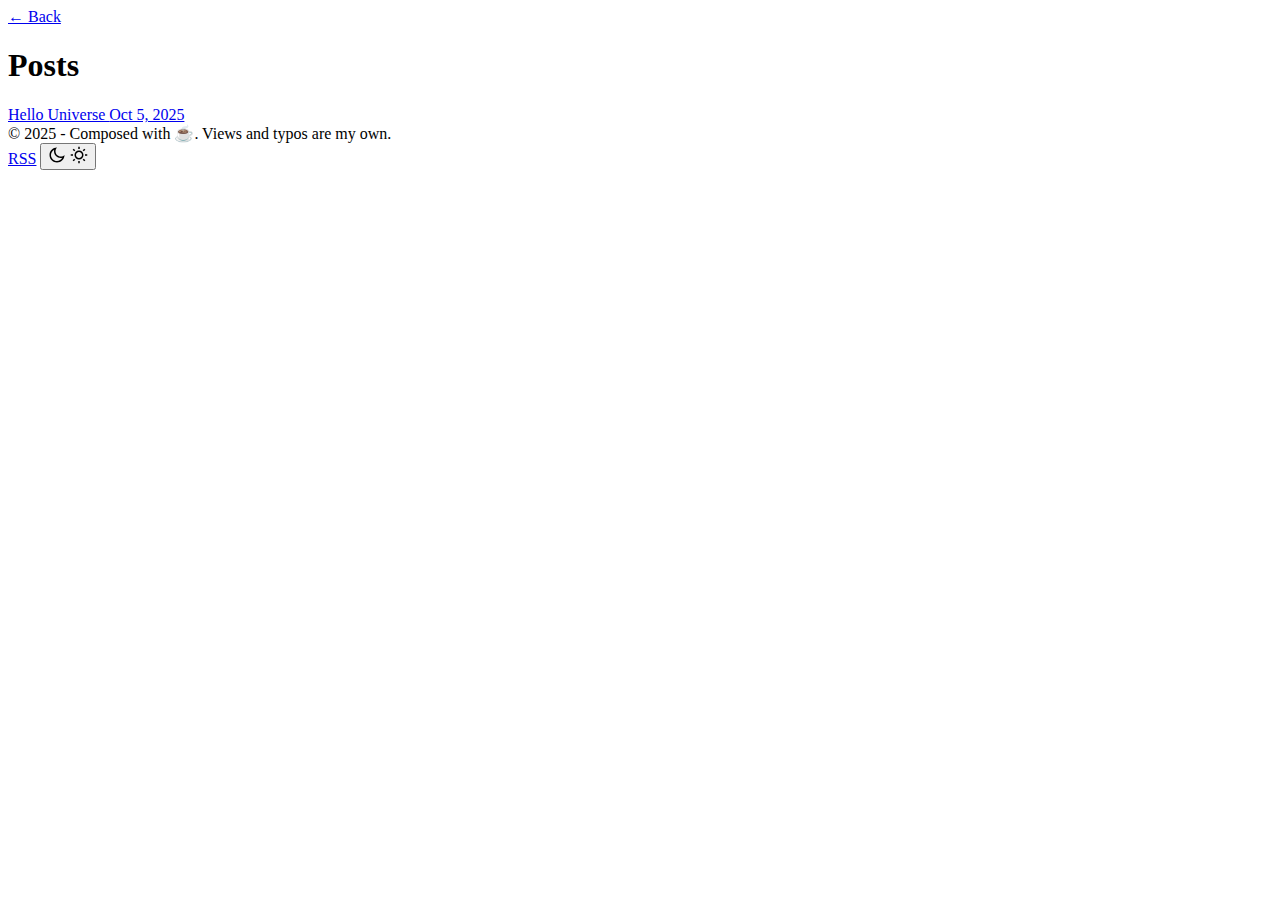
<file: posts/index.html>
<!DOCTYPE html>

<html lang="en">

<head>
  <meta charset="utf-8">
  <meta name="viewport" content="width=device-width, initial-scale=1.0">
  <meta name="color-scheme" content="light dark">
  
  
    
  
  <meta name="description" content="Musings and more">

  <title>novos - posts</title>
  <link rel="icon" type="image/png" sizes="32x32" href="https://novos.onl/img/favicon-32x32.png">
  <link rel="icon" type="image/png" sizes="16x16" href="https://novos.onl/img/favicon-16x16.png">
  <link rel="apple-touch-icon" sizes="180x180" href="https://novos.onl/img/apple-touch-icon.png">
  <style>
  /* mulish-regular - latin */
  @font-face {
    font-display: swap; /* Check https://developer.mozilla.org/en-US/docs/Web/CSS/@font-face/font-display for other options. */
    font-family: "Mulish";
    font-style: normal;
    font-weight: 400;
    src: url("/font/mulish-v13-latin-regular.woff2") format("woff2"); /* Chrome 36+, Opera 23+, Firefox 39+, Safari 12+, iOS 10+ */
  }

  /* short-stack-regular - latin */
  @font-face {
    font-display: swap; /* Check https://developer.mozilla.org/en-US/docs/Web/CSS/@font-face/font-display for other options. */
    font-family: "Short Stack";
    font-style: normal;
    font-weight: 400;
    src: url("/font/short-stack-v15-latin-regular.woff2") format("woff2"); /* Chrome 36+, Opera 23+, Firefox 39+, Safari 12+, iOS 10+ */
  }

  /* caudex-regular - latin */
  @font-face {
    font-display: swap; /* Check https://developer.mozilla.org/en-US/docs/Web/CSS/@font-face/font-display for other options. */
    font-family: "Caudex";
    font-style: normal;
    font-weight: 400;
    src: url("/font/caudex-v18-latin-regular.woff2") format("woff2"); /* Chrome 36+, Opera 23+, Firefox 39+, Safari 12+, iOS 10+ */
  }

  @font-face {
    font-display: swap;
    font-family: "Hack Nerd Font Mono";
    font-style: normal;
    font-weight: 400;
    src: url("/font/HackNerdFontMono-Regular.woff2") format("woff2");
  }
</style>

  <style>
  /* light mode colors */
  body {
    --primary-color: #5871a2;
    --primary-pale-color: #5871a233;
    --primary-decoration-color: #a8a29e10;
    --highlight-mark-color: #5f75b020;
    --bg-color: #fafaf9;
    --text-color: #44403c;
    --text-pale-color: #78716c;
    --text-decoration-color: #a8a29e;

    --callout-note-color: #5871a2;
    --callout-tip-color: #065f46;
    --callout-important-color: #7c3aed;
    --callout-warning-color: #d97706;
    --callout-caution-color: #e11d48;
  }

  /* dark mode colors */
  body.dark {
    --primary-color: #6f8fd1;
    --primary-pale-color: #6f8fd166;
    --primary-decoration-color: #a8a29e10;
    --bg-color: #1c1917;
    --text-color: #d6d3d1;
    --text-pale-color: #a8a29e;
    --text-decoration-color: #57534e;
    --highlight-mark-color: #8296cb3b;

    --callout-note-color: #6f8fd1;
    --callout-tip-color: #10b981;
    --callout-important-color: #9333ea;
    --callout-warning-color: #d97706;
    --callout-caution-color: #e11d48;
  }

  /* typography */
  body {
    --main-font: "Mulish", ui-sans-serif, system-ui, sans-serif, "Apple Color Emoji", "Segoe UI Emoji", "Segoe UI Symbol", "Noto Color Emoji";
    --script-font: "Short Stack";
    --code-font: "Hack Nerd Font Mono", ui-monospace, SFMono-Regular, Menlo, Monaco, Consolas, 'Liberation Mono', 'Courier New', monospace;
    --homepage-max-width: 860px;
    --main-max-width: 860px;
    --avatar-size: 60px;
    --font-size: 16px;
    --line-height: 1.75;
    --img-border-radius: 0px;
    --detail-border-radius: 2px;
    --dark-mode-img-brightness: 0.75;
    --dark-mode-chart-brightness: 0.75;
    --inline-code-border-radius: 2px;
    --inline-code-bg-color: var(--primary-decoration-color);
    --block-code-border-radius: 2px;
    --block-code-border-color: var(--text-decoration-color);
    --detail-border-color: var(--text-decoration-color);
    --callout-border-radius: 2px;
  }
</style>

  <link rel="stylesheet" href="https://novos.onl/main.css">
  
  <script>
  console.log(
    `%c\ \n\
    .____   ___ _   _ ___   ___ \n\
    |  _ \\ / _ \\ | | / _ \\ /___)\n\
    | | | | |_| \\ V / |_| |___ |\n\
    |_| |_|\\___/ \\_/ \\___/(___/`
      .split('\n')
      .map((line) => line.trim())
      .join('\n'),
    "color: blue; font-family: monospace;"
  );

  console.debug("Commit Hash: dc86138e19a2e5e09b137c650732c03f6e06135f");
</script>

<script
  defer
  src="https://novos.onl/js/accordion.js"
></script>


<script
  defer
  src="https://cloud.umami.is/script.js"
  data-website-id="fae0b8e4-0772-4825-be59-b51b6ea076bc"
></script>


<link rel="alternate" type="application/atom+xml" title="Novos — Atom"
      href="https://novos.onl/atom.xml">
<link rel="alternate" type="application/rss+xml" title="Novos — RSS"
      href="https://novos.onl/rss.xml">


  




  




  




  




  








<meta property="og:title" content="Posts">
<meta property="og:description" content="Musings and more">
<meta property="og:url" content="https:&#x2F;&#x2F;novos.onl&#x2F;posts&#x2F;">
<meta property="og:site_name" content="Novos">
<meta property="og:locale" content="en">


  <meta property="og:type" content="website">




<link rel="canonical" href="https:&#x2F;&#x2F;novos.onl&#x2F;posts&#x2F;">


</head>

<body class="blog">
  
  <script>
    const theme = sessionStorage.getItem('theme');
    const match = window.matchMedia("(prefers-color-scheme: dark)").matches
    if ((theme && theme == 'dark') || (!theme && match)) {
      document.body.classList.add('dark');
      const hl = document.querySelector('link#hl');
      if (hl) hl.href = 'https://novos.onl/hl-dark.css';
    }
  </script>
  
  
<div id="wrapper">
  
<header>
  <nav>
    <a id="back-link" href="https:&#x2F;&#x2F;novos.onl">← Back</a>
  </nav>
</header>

  
<div class="section-title">
  
  <h1>Posts</h1>
  
  
</div>


  <main class="layout-list">
    
    <div class="post-list">
      
      <a class="post instant " href="https:&#x2F;&#x2F;novos.onl&#x2F;posts&#x2F;2025&#x2F;hello-universe&#x2F;">
        <span>
          Hello Universe
          
        </span>
        <span class="date">Oct 5, 2025</span>
      </a>
      
    </div>
    
  </main>
  


<footer>
  <div class="left">
    <div class="copyright">
      © 2025 - Composed with ☕. Views and typos are my own.
      
    </div>
  </div>

  <div class="right">
    
    
      
    
    
    <a id="rss-btn" href="https://novos.onl/atom.xml">RSS</a>
    
    

    
    
    
    <button id="theme-toggle" aria-label="theme switch">
      <span class="moon-icon"><svg xmlns="http://www.w3.org/2000/svg" viewBox="0 0 24 24" width="18" height="18"><path d="M10 7C10 10.866 13.134 14 17 14C18.9584 14 20.729 13.1957 21.9995 11.8995C22 11.933 22 11.9665 22 12C22 17.5228 17.5228 22 12 22C6.47715 22 2 17.5228 2 12C2 6.47715 6.47715 2 12 2C12.0335 2 12.067 2 12.1005 2.00049C10.8043 3.27098 10 5.04157 10 7ZM4 12C4 16.4183 7.58172 20 12 20C15.0583 20 17.7158 18.2839 19.062 15.7621C18.3945 15.9187 17.7035 16 17 16C12.0294 16 8 11.9706 8 7C8 6.29648 8.08133 5.60547 8.2379 4.938C5.71611 6.28423 4 8.9417 4 12Z" fill="currentColor"></path></svg>
</span>
      <span class="sun-icon"><svg xmlns="http://www.w3.org/2000/svg" viewBox="0 0 24 24" width="18" height="18"><path d="M12 18C8.68629 18 6 15.3137 6 12C6 8.68629 8.68629 6 12 6C15.3137 6 18 8.68629 18 12C18 15.3137 15.3137 18 12 18ZM12 16C14.2091 16 16 14.2091 16 12C16 9.79086 14.2091 8 12 8C9.79086 8 8 9.79086 8 12C8 14.2091 9.79086 16 12 16ZM11 1H13V4H11V1ZM11 20H13V23H11V20ZM3.51472 4.92893L4.92893 3.51472L7.05025 5.63604L5.63604 7.05025L3.51472 4.92893ZM16.9497 18.364L18.364 16.9497L20.4853 19.0711L19.0711 20.4853L16.9497 18.364ZM19.0711 3.51472L20.4853 4.92893L18.364 7.05025L16.9497 5.63604L19.0711 3.51472ZM5.63604 16.9497L7.05025 18.364L4.92893 20.4853L3.51472 19.0711L5.63604 16.9497ZM23 11V13H20V11H23ZM4 11V13H1V11H4Z" fill="currentColor"></path></svg>
</span>
    </button>
    
  </div>
</footer>




<dialog id="rss-mask">
  <div>
    <a href="https:&#x2F;&#x2F;novos.onl&#x2F;atom.xml">https:&#x2F;&#x2F;novos.onl&#x2F;atom.xml</a>
    
    
    <button autofocus aria-label="copy" data-link="https:&#x2F;&#x2F;novos.onl&#x2F;atom.xml" data-copy-icon="&lt;svg xmlns=&quot;http:&#x2F;&#x2F;www.w3.org&#x2F;2000&#x2F;svg&quot; viewBox=&quot;0 0 24 24&quot; width=&quot;18&quot; height=&quot;18&quot;&gt;&lt;path d=&quot;M6.9998 6V3C6.9998 2.44772 7.44752 2 7.9998 2H19.9998C20.5521 2 20.9998 2.44772 20.9998 3V17C20.9998 17.5523 20.5521 18 19.9998 18H16.9998V20.9991C16.9998 21.5519 16.5499 22 15.993 22H4.00666C3.45059 22 3 21.5554 3 20.9991L3.0026 7.00087C3.0027 6.44811 3.45264 6 4.00942 6H6.9998ZM5.00242 8L5.00019 20H14.9998V8H5.00242ZM8.9998 6H16.9998V16H18.9998V4H8.9998V6Z&quot; fill=&quot;currentColor&quot;&gt;&lt;&#x2F;path&gt;&lt;&#x2F;svg&gt;
" data-check-icon="&lt;svg xmlns=&quot;http:&#x2F;&#x2F;www.w3.org&#x2F;2000&#x2F;svg&quot; viewBox=&quot;0 0 24 24&quot; width=&quot;18&quot; height=&quot;18&quot;&gt;&lt;path d=&quot;M10.0007 15.1709L19.1931 5.97852L20.6073 7.39273L10.0007 17.9993L3.63672 11.6354L5.05093 10.2212L10.0007 15.1709Z&quot; fill=&quot;currentColor&quot;&gt;&lt;&#x2F;path&gt;&lt;&#x2F;svg&gt;
" >
      <svg xmlns="http://www.w3.org/2000/svg" viewBox="0 0 24 24" width="18" height="18"><path d="M6.9998 6V3C6.9998 2.44772 7.44752 2 7.9998 2H19.9998C20.5521 2 20.9998 2.44772 20.9998 3V17C20.9998 17.5523 20.5521 18 19.9998 18H16.9998V20.9991C16.9998 21.5519 16.5499 22 15.993 22H4.00666C3.45059 22 3 21.5554 3 20.9991L3.0026 7.00087C3.0027 6.44811 3.45264 6 4.00942 6H6.9998ZM5.00242 8L5.00019 20H14.9998V8H5.00242ZM8.9998 6H16.9998V16H18.9998V4H8.9998V6Z" fill="currentColor"></path></svg>

    </button>
  </div>
</dialog>



</div>

  
  <script src="https://novos.onl/js/main.js"></script>
</body>

</html>
</file>
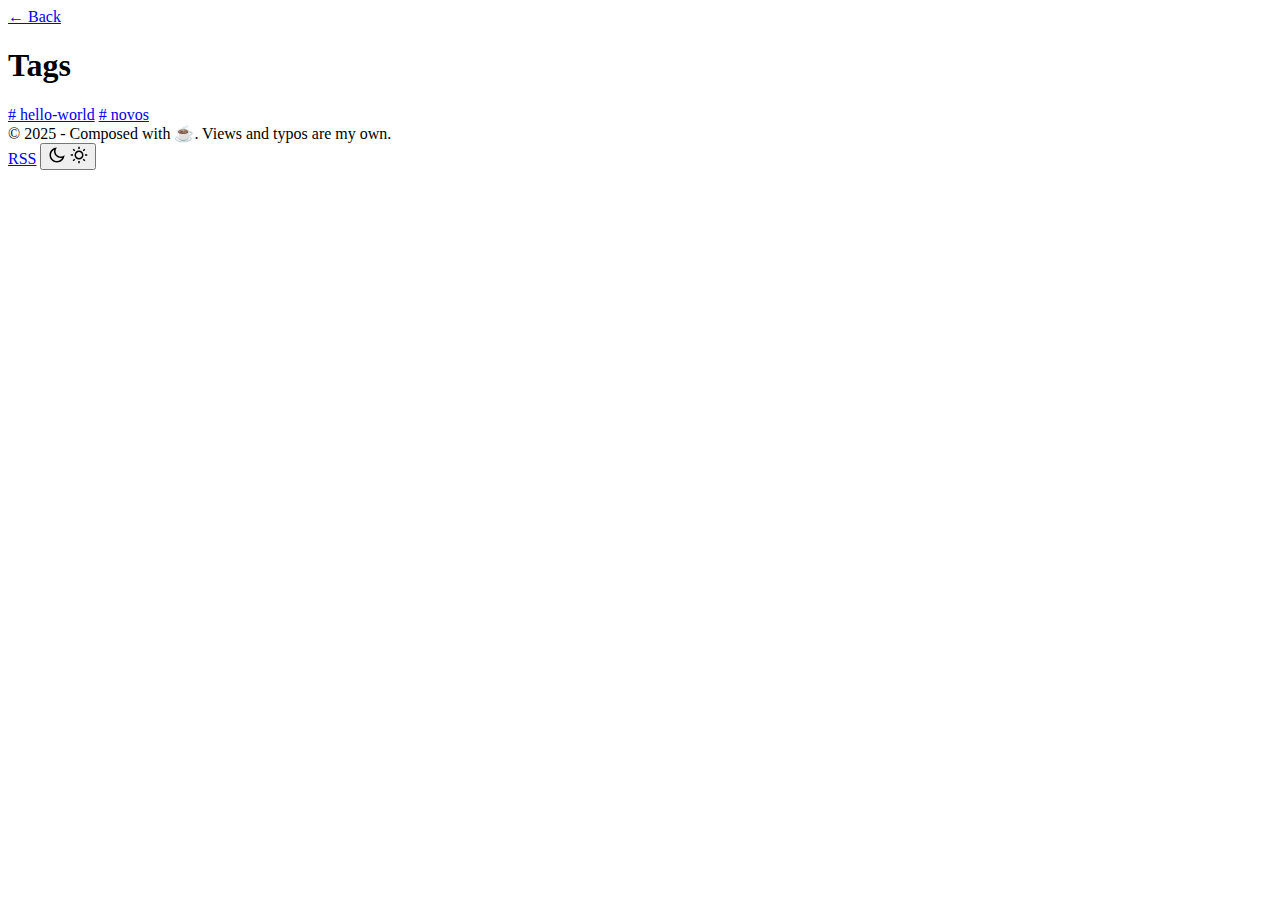
<file: tags/index.html>
<!DOCTYPE html>

<html lang="

en">

<head>
  <meta charset="utf-8">
  <meta name="viewport" content="width=device-width, initial-scale=1.0">
  <meta name="color-scheme" content="light dark">
  
  <meta name="description" content="Tags">

  <title>Tags</title>
  <link rel="icon" type="image/png" sizes="32x32" href="https://novos.onl/img/favicon-32x32.png">
  <link rel="icon" type="image/png" sizes="16x16" href="https://novos.onl/img/favicon-16x16.png">
  <link rel="apple-touch-icon" sizes="180x180" href="https://novos.onl/img/apple-touch-icon.png">
  <style>
  /* mulish-regular - latin */
  @font-face {
    font-display: swap; /* Check https://developer.mozilla.org/en-US/docs/Web/CSS/@font-face/font-display for other options. */
    font-family: "Mulish";
    font-style: normal;
    font-weight: 400;
    src: url("/font/mulish-v13-latin-regular.woff2") format("woff2"); /* Chrome 36+, Opera 23+, Firefox 39+, Safari 12+, iOS 10+ */
  }

  /* short-stack-regular - latin */
  @font-face {
    font-display: swap; /* Check https://developer.mozilla.org/en-US/docs/Web/CSS/@font-face/font-display for other options. */
    font-family: "Short Stack";
    font-style: normal;
    font-weight: 400;
    src: url("/font/short-stack-v15-latin-regular.woff2") format("woff2"); /* Chrome 36+, Opera 23+, Firefox 39+, Safari 12+, iOS 10+ */
  }

  /* caudex-regular - latin */
  @font-face {
    font-display: swap; /* Check https://developer.mozilla.org/en-US/docs/Web/CSS/@font-face/font-display for other options. */
    font-family: "Caudex";
    font-style: normal;
    font-weight: 400;
    src: url("/font/caudex-v18-latin-regular.woff2") format("woff2"); /* Chrome 36+, Opera 23+, Firefox 39+, Safari 12+, iOS 10+ */
  }

  @font-face {
    font-display: swap;
    font-family: "Hack Nerd Font Mono";
    font-style: normal;
    font-weight: 400;
    src: url("/font/HackNerdFontMono-Regular.woff2") format("woff2");
  }
</style>

  <style>
  /* light mode colors */
  body {
    --primary-color: #5871a2;
    --primary-pale-color: #5871a233;
    --primary-decoration-color: #a8a29e10;
    --highlight-mark-color: #5f75b020;
    --bg-color: #fafaf9;
    --text-color: #44403c;
    --text-pale-color: #78716c;
    --text-decoration-color: #a8a29e;

    --callout-note-color: #5871a2;
    --callout-tip-color: #065f46;
    --callout-important-color: #7c3aed;
    --callout-warning-color: #d97706;
    --callout-caution-color: #e11d48;
  }

  /* dark mode colors */
  body.dark {
    --primary-color: #6f8fd1;
    --primary-pale-color: #6f8fd166;
    --primary-decoration-color: #a8a29e10;
    --bg-color: #1c1917;
    --text-color: #d6d3d1;
    --text-pale-color: #a8a29e;
    --text-decoration-color: #57534e;
    --highlight-mark-color: #8296cb3b;

    --callout-note-color: #6f8fd1;
    --callout-tip-color: #10b981;
    --callout-important-color: #9333ea;
    --callout-warning-color: #d97706;
    --callout-caution-color: #e11d48;
  }

  /* typography */
  body {
    --main-font: "Mulish", ui-sans-serif, system-ui, sans-serif, "Apple Color Emoji", "Segoe UI Emoji", "Segoe UI Symbol", "Noto Color Emoji";
    --script-font: "Short Stack";
    --code-font: "Hack Nerd Font Mono", ui-monospace, SFMono-Regular, Menlo, Monaco, Consolas, 'Liberation Mono', 'Courier New', monospace;
    --homepage-max-width: 860px;
    --main-max-width: 860px;
    --avatar-size: 60px;
    --font-size: 16px;
    --line-height: 1.75;
    --img-border-radius: 0px;
    --detail-border-radius: 2px;
    --dark-mode-img-brightness: 0.75;
    --dark-mode-chart-brightness: 0.75;
    --inline-code-border-radius: 2px;
    --inline-code-bg-color: var(--primary-decoration-color);
    --block-code-border-radius: 2px;
    --block-code-border-color: var(--text-decoration-color);
    --detail-border-color: var(--text-decoration-color);
    --callout-border-radius: 2px;
  }
</style>

  <link rel="stylesheet" href="https://novos.onl/main.css">
  
  <script>
  console.log(
    `%c\ \n\
    .____   ___ _   _ ___   ___ \n\
    |  _ \\ / _ \\ | | / _ \\ /___)\n\
    | | | | |_| \\ V / |_| |___ |\n\
    |_| |_|\\___/ \\_/ \\___/(___/`
      .split('\n')
      .map((line) => line.trim())
      .join('\n'),
    "color: blue; font-family: monospace;"
  );

  console.debug("Commit Hash: dc86138e19a2e5e09b137c650732c03f6e06135f");
</script>

<script
  defer
  src="https://novos.onl/js/accordion.js"
></script>


<script
  defer
  src="https://cloud.umami.is/script.js"
  data-website-id="fae0b8e4-0772-4825-be59-b51b6ea076bc"
></script>


<link rel="alternate" type="application/atom+xml" title="Novos — Atom"
      href="https://novos.onl/atom.xml">
<link rel="alternate" type="application/rss+xml" title="Novos — RSS"
      href="https://novos.onl/rss.xml">


  




  




  




  




  








<meta property="og:title" content="Posts">
<meta property="og:description" content="Musings and more">
<meta property="og:url" content="https:&#x2F;&#x2F;novos.onl&#x2F;tags&#x2F;">
<meta property="og:site_name" content="Novos">
<meta property="og:locale" content="en">


  <meta property="og:type" content="website">




<link rel="canonical" href="https:&#x2F;&#x2F;novos.onl&#x2F;tags&#x2F;">


</head>

<body class="tag-list">
  
  <script>
    const theme = sessionStorage.getItem('theme');
    const match = window.matchMedia("(prefers-color-scheme: dark)").matches
    if ((theme && theme == 'dark') || (!theme && match)) {
      document.body.classList.add('dark');
      const hl = document.querySelector('link#hl');
      if (hl) hl.href = 'https://novos.onl/hl-dark.css';
    }
  </script>
  
  
<div id="wrapper">
  
<header>
  <nav>
    <a id="back-link" href="https:&#x2F;&#x2F;novos.onl">← Back</a>
  </nav>
</header>

  <main>
    <h1 class="title">Tags</h1>
    <div class="tags">
      <a class="instant" href="https:&#x2F;&#x2F;novos.onl&#x2F;tags&#x2F;hello-world&#x2F;"># hello-world</a>
      <a class="instant" href="https:&#x2F;&#x2F;novos.onl&#x2F;tags&#x2F;novos&#x2F;"># novos</a>
      
    </div>
  </main>
  


<footer>
  <div class="left">
    <div class="copyright">
      © 2025 - Composed with ☕. Views and typos are my own.
      
    </div>
  </div>

  <div class="right">
    
    
      
    
    
    <a id="rss-btn" href="https://novos.onl/atom.xml">RSS</a>
    
    

    
    
    
    <button id="theme-toggle" aria-label="theme switch">
      <span class="moon-icon"><svg xmlns="http://www.w3.org/2000/svg" viewBox="0 0 24 24" width="18" height="18"><path d="M10 7C10 10.866 13.134 14 17 14C18.9584 14 20.729 13.1957 21.9995 11.8995C22 11.933 22 11.9665 22 12C22 17.5228 17.5228 22 12 22C6.47715 22 2 17.5228 2 12C2 6.47715 6.47715 2 12 2C12.0335 2 12.067 2 12.1005 2.00049C10.8043 3.27098 10 5.04157 10 7ZM4 12C4 16.4183 7.58172 20 12 20C15.0583 20 17.7158 18.2839 19.062 15.7621C18.3945 15.9187 17.7035 16 17 16C12.0294 16 8 11.9706 8 7C8 6.29648 8.08133 5.60547 8.2379 4.938C5.71611 6.28423 4 8.9417 4 12Z" fill="currentColor"></path></svg>
</span>
      <span class="sun-icon"><svg xmlns="http://www.w3.org/2000/svg" viewBox="0 0 24 24" width="18" height="18"><path d="M12 18C8.68629 18 6 15.3137 6 12C6 8.68629 8.68629 6 12 6C15.3137 6 18 8.68629 18 12C18 15.3137 15.3137 18 12 18ZM12 16C14.2091 16 16 14.2091 16 12C16 9.79086 14.2091 8 12 8C9.79086 8 8 9.79086 8 12C8 14.2091 9.79086 16 12 16ZM11 1H13V4H11V1ZM11 20H13V23H11V20ZM3.51472 4.92893L4.92893 3.51472L7.05025 5.63604L5.63604 7.05025L3.51472 4.92893ZM16.9497 18.364L18.364 16.9497L20.4853 19.0711L19.0711 20.4853L16.9497 18.364ZM19.0711 3.51472L20.4853 4.92893L18.364 7.05025L16.9497 5.63604L19.0711 3.51472ZM5.63604 16.9497L7.05025 18.364L4.92893 20.4853L3.51472 19.0711L5.63604 16.9497ZM23 11V13H20V11H23ZM4 11V13H1V11H4Z" fill="currentColor"></path></svg>
</span>
    </button>
    
  </div>
</footer>




<dialog id="rss-mask">
  <div>
    <a href="https:&#x2F;&#x2F;novos.onl&#x2F;atom.xml">https:&#x2F;&#x2F;novos.onl&#x2F;atom.xml</a>
    
    
    <button autofocus aria-label="copy" data-link="https:&#x2F;&#x2F;novos.onl&#x2F;atom.xml" data-copy-icon="&lt;svg xmlns=&quot;http:&#x2F;&#x2F;www.w3.org&#x2F;2000&#x2F;svg&quot; viewBox=&quot;0 0 24 24&quot; width=&quot;18&quot; height=&quot;18&quot;&gt;&lt;path d=&quot;M6.9998 6V3C6.9998 2.44772 7.44752 2 7.9998 2H19.9998C20.5521 2 20.9998 2.44772 20.9998 3V17C20.9998 17.5523 20.5521 18 19.9998 18H16.9998V20.9991C16.9998 21.5519 16.5499 22 15.993 22H4.00666C3.45059 22 3 21.5554 3 20.9991L3.0026 7.00087C3.0027 6.44811 3.45264 6 4.00942 6H6.9998ZM5.00242 8L5.00019 20H14.9998V8H5.00242ZM8.9998 6H16.9998V16H18.9998V4H8.9998V6Z&quot; fill=&quot;currentColor&quot;&gt;&lt;&#x2F;path&gt;&lt;&#x2F;svg&gt;
" data-check-icon="&lt;svg xmlns=&quot;http:&#x2F;&#x2F;www.w3.org&#x2F;2000&#x2F;svg&quot; viewBox=&quot;0 0 24 24&quot; width=&quot;18&quot; height=&quot;18&quot;&gt;&lt;path d=&quot;M10.0007 15.1709L19.1931 5.97852L20.6073 7.39273L10.0007 17.9993L3.63672 11.6354L5.05093 10.2212L10.0007 15.1709Z&quot; fill=&quot;currentColor&quot;&gt;&lt;&#x2F;path&gt;&lt;&#x2F;svg&gt;
" >
      <svg xmlns="http://www.w3.org/2000/svg" viewBox="0 0 24 24" width="18" height="18"><path d="M6.9998 6V3C6.9998 2.44772 7.44752 2 7.9998 2H19.9998C20.5521 2 20.9998 2.44772 20.9998 3V17C20.9998 17.5523 20.5521 18 19.9998 18H16.9998V20.9991C16.9998 21.5519 16.5499 22 15.993 22H4.00666C3.45059 22 3 21.5554 3 20.9991L3.0026 7.00087C3.0027 6.44811 3.45264 6 4.00942 6H6.9998ZM5.00242 8L5.00019 20H14.9998V8H5.00242ZM8.9998 6H16.9998V16H18.9998V4H8.9998V6Z" fill="currentColor"></path></svg>

    </button>
  </div>
</dialog>



</div>

  
  <script src="https://novos.onl/js/main.js"></script>
</body>

</html>
</file>
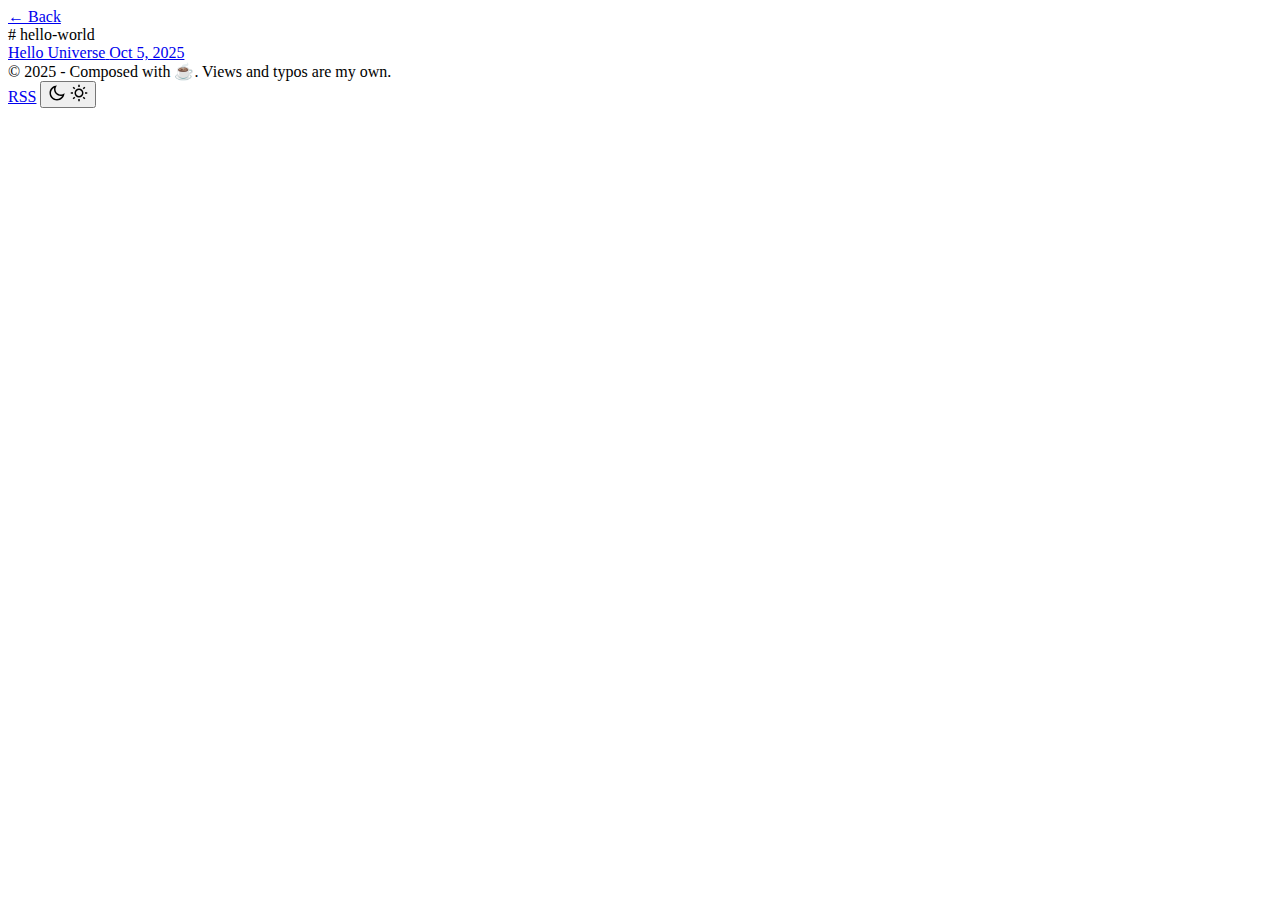
<file: tags/hello-world/index.html>
<!DOCTYPE html>

<html lang="

en">

<head>
  <meta charset="utf-8">
  <meta name="viewport" content="width=device-width, initial-scale=1.0">
  <meta name="color-scheme" content="light dark">
  
  <meta name="description" content="hello-world">

  <title>Posts</title>
  <link rel="icon" type="image/png" sizes="32x32" href="https://novos.onl/img/favicon-32x32.png">
  <link rel="icon" type="image/png" sizes="16x16" href="https://novos.onl/img/favicon-16x16.png">
  <link rel="apple-touch-icon" sizes="180x180" href="https://novos.onl/img/apple-touch-icon.png">
  <style>
  /* mulish-regular - latin */
  @font-face {
    font-display: swap; /* Check https://developer.mozilla.org/en-US/docs/Web/CSS/@font-face/font-display for other options. */
    font-family: "Mulish";
    font-style: normal;
    font-weight: 400;
    src: url("/font/mulish-v13-latin-regular.woff2") format("woff2"); /* Chrome 36+, Opera 23+, Firefox 39+, Safari 12+, iOS 10+ */
  }

  /* short-stack-regular - latin */
  @font-face {
    font-display: swap; /* Check https://developer.mozilla.org/en-US/docs/Web/CSS/@font-face/font-display for other options. */
    font-family: "Short Stack";
    font-style: normal;
    font-weight: 400;
    src: url("/font/short-stack-v15-latin-regular.woff2") format("woff2"); /* Chrome 36+, Opera 23+, Firefox 39+, Safari 12+, iOS 10+ */
  }

  /* caudex-regular - latin */
  @font-face {
    font-display: swap; /* Check https://developer.mozilla.org/en-US/docs/Web/CSS/@font-face/font-display for other options. */
    font-family: "Caudex";
    font-style: normal;
    font-weight: 400;
    src: url("/font/caudex-v18-latin-regular.woff2") format("woff2"); /* Chrome 36+, Opera 23+, Firefox 39+, Safari 12+, iOS 10+ */
  }

  @font-face {
    font-display: swap;
    font-family: "Hack Nerd Font Mono";
    font-style: normal;
    font-weight: 400;
    src: url("/font/HackNerdFontMono-Regular.woff2") format("woff2");
  }
</style>

  <style>
  /* light mode colors */
  body {
    --primary-color: #5871a2;
    --primary-pale-color: #5871a233;
    --primary-decoration-color: #a8a29e10;
    --highlight-mark-color: #5f75b020;
    --bg-color: #fafaf9;
    --text-color: #44403c;
    --text-pale-color: #78716c;
    --text-decoration-color: #a8a29e;

    --callout-note-color: #5871a2;
    --callout-tip-color: #065f46;
    --callout-important-color: #7c3aed;
    --callout-warning-color: #d97706;
    --callout-caution-color: #e11d48;
  }

  /* dark mode colors */
  body.dark {
    --primary-color: #6f8fd1;
    --primary-pale-color: #6f8fd166;
    --primary-decoration-color: #a8a29e10;
    --bg-color: #1c1917;
    --text-color: #d6d3d1;
    --text-pale-color: #a8a29e;
    --text-decoration-color: #57534e;
    --highlight-mark-color: #8296cb3b;

    --callout-note-color: #6f8fd1;
    --callout-tip-color: #10b981;
    --callout-important-color: #9333ea;
    --callout-warning-color: #d97706;
    --callout-caution-color: #e11d48;
  }

  /* typography */
  body {
    --main-font: "Mulish", ui-sans-serif, system-ui, sans-serif, "Apple Color Emoji", "Segoe UI Emoji", "Segoe UI Symbol", "Noto Color Emoji";
    --script-font: "Short Stack";
    --code-font: "Hack Nerd Font Mono", ui-monospace, SFMono-Regular, Menlo, Monaco, Consolas, 'Liberation Mono', 'Courier New', monospace;
    --homepage-max-width: 860px;
    --main-max-width: 860px;
    --avatar-size: 60px;
    --font-size: 16px;
    --line-height: 1.75;
    --img-border-radius: 0px;
    --detail-border-radius: 2px;
    --dark-mode-img-brightness: 0.75;
    --dark-mode-chart-brightness: 0.75;
    --inline-code-border-radius: 2px;
    --inline-code-bg-color: var(--primary-decoration-color);
    --block-code-border-radius: 2px;
    --block-code-border-color: var(--text-decoration-color);
    --detail-border-color: var(--text-decoration-color);
    --callout-border-radius: 2px;
  }
</style>

  <link rel="stylesheet" href="https://novos.onl/main.css">
  
  <script>
  console.log(
    `%c\ \n\
    .____   ___ _   _ ___   ___ \n\
    |  _ \\ / _ \\ | | / _ \\ /___)\n\
    | | | | |_| \\ V / |_| |___ |\n\
    |_| |_|\\___/ \\_/ \\___/(___/`
      .split('\n')
      .map((line) => line.trim())
      .join('\n'),
    "color: blue; font-family: monospace;"
  );

  console.debug("Commit Hash: dc86138e19a2e5e09b137c650732c03f6e06135f");
</script>

<script
  defer
  src="https://novos.onl/js/accordion.js"
></script>


<script
  defer
  src="https://cloud.umami.is/script.js"
  data-website-id="fae0b8e4-0772-4825-be59-b51b6ea076bc"
></script>


<link rel="alternate" type="application/atom+xml" title="Novos — Atom"
      href="https://novos.onl/atom.xml">
<link rel="alternate" type="application/rss+xml" title="Novos — RSS"
      href="https://novos.onl/rss.xml">


  




  




  




  




  








<meta property="og:title" content="Posts">
<meta property="og:description" content="Musings and more">
<meta property="og:url" content="https:&#x2F;&#x2F;novos.onl&#x2F;tags&#x2F;hello-world&#x2F;">
<meta property="og:site_name" content="Novos">
<meta property="og:locale" content="en">


  <meta property="og:type" content="website">




<link rel="canonical" href="https:&#x2F;&#x2F;novos.onl&#x2F;tags&#x2F;hello-world&#x2F;">


</head>

<body class="tag-single">
  
  <script>
    const theme = sessionStorage.getItem('theme');
    const match = window.matchMedia("(prefers-color-scheme: dark)").matches
    if ((theme && theme == 'dark') || (!theme && match)) {
      document.body.classList.add('dark');
      const hl = document.querySelector('link#hl');
      if (hl) hl.href = 'https://novos.onl/hl-dark.css';
    }
  </script>
  
  
<div id="wrapper">
  
<header>
  <nav>
    <a id="back-link" href="https:&#x2F;&#x2F;novos.onl&#x2F;tags">← Back</a>
  </nav>
</header>

  <main class="layout-list">
    <div class="title">
      <span># hello-world</span>
    </div>
    <div class="post-list">
      
      <a class="post instant " href="https:&#x2F;&#x2F;novos.onl&#x2F;posts&#x2F;2025&#x2F;hello-universe&#x2F;">
        <span>Hello Universe</span>
        <span class="date">Oct 5, 2025</span>
      </a>
      
    </div>
  </main>
  


<footer>
  <div class="left">
    <div class="copyright">
      © 2025 - Composed with ☕. Views and typos are my own.
      
    </div>
  </div>

  <div class="right">
    
    
      
    
    
    <a id="rss-btn" href="https://novos.onl/atom.xml">RSS</a>
    
    

    
    
    
    <button id="theme-toggle" aria-label="theme switch">
      <span class="moon-icon"><svg xmlns="http://www.w3.org/2000/svg" viewBox="0 0 24 24" width="18" height="18"><path d="M10 7C10 10.866 13.134 14 17 14C18.9584 14 20.729 13.1957 21.9995 11.8995C22 11.933 22 11.9665 22 12C22 17.5228 17.5228 22 12 22C6.47715 22 2 17.5228 2 12C2 6.47715 6.47715 2 12 2C12.0335 2 12.067 2 12.1005 2.00049C10.8043 3.27098 10 5.04157 10 7ZM4 12C4 16.4183 7.58172 20 12 20C15.0583 20 17.7158 18.2839 19.062 15.7621C18.3945 15.9187 17.7035 16 17 16C12.0294 16 8 11.9706 8 7C8 6.29648 8.08133 5.60547 8.2379 4.938C5.71611 6.28423 4 8.9417 4 12Z" fill="currentColor"></path></svg>
</span>
      <span class="sun-icon"><svg xmlns="http://www.w3.org/2000/svg" viewBox="0 0 24 24" width="18" height="18"><path d="M12 18C8.68629 18 6 15.3137 6 12C6 8.68629 8.68629 6 12 6C15.3137 6 18 8.68629 18 12C18 15.3137 15.3137 18 12 18ZM12 16C14.2091 16 16 14.2091 16 12C16 9.79086 14.2091 8 12 8C9.79086 8 8 9.79086 8 12C8 14.2091 9.79086 16 12 16ZM11 1H13V4H11V1ZM11 20H13V23H11V20ZM3.51472 4.92893L4.92893 3.51472L7.05025 5.63604L5.63604 7.05025L3.51472 4.92893ZM16.9497 18.364L18.364 16.9497L20.4853 19.0711L19.0711 20.4853L16.9497 18.364ZM19.0711 3.51472L20.4853 4.92893L18.364 7.05025L16.9497 5.63604L19.0711 3.51472ZM5.63604 16.9497L7.05025 18.364L4.92893 20.4853L3.51472 19.0711L5.63604 16.9497ZM23 11V13H20V11H23ZM4 11V13H1V11H4Z" fill="currentColor"></path></svg>
</span>
    </button>
    
  </div>
</footer>




<dialog id="rss-mask">
  <div>
    <a href="https:&#x2F;&#x2F;novos.onl&#x2F;atom.xml">https:&#x2F;&#x2F;novos.onl&#x2F;atom.xml</a>
    
    
    <button autofocus aria-label="copy" data-link="https:&#x2F;&#x2F;novos.onl&#x2F;atom.xml" data-copy-icon="&lt;svg xmlns=&quot;http:&#x2F;&#x2F;www.w3.org&#x2F;2000&#x2F;svg&quot; viewBox=&quot;0 0 24 24&quot; width=&quot;18&quot; height=&quot;18&quot;&gt;&lt;path d=&quot;M6.9998 6V3C6.9998 2.44772 7.44752 2 7.9998 2H19.9998C20.5521 2 20.9998 2.44772 20.9998 3V17C20.9998 17.5523 20.5521 18 19.9998 18H16.9998V20.9991C16.9998 21.5519 16.5499 22 15.993 22H4.00666C3.45059 22 3 21.5554 3 20.9991L3.0026 7.00087C3.0027 6.44811 3.45264 6 4.00942 6H6.9998ZM5.00242 8L5.00019 20H14.9998V8H5.00242ZM8.9998 6H16.9998V16H18.9998V4H8.9998V6Z&quot; fill=&quot;currentColor&quot;&gt;&lt;&#x2F;path&gt;&lt;&#x2F;svg&gt;
" data-check-icon="&lt;svg xmlns=&quot;http:&#x2F;&#x2F;www.w3.org&#x2F;2000&#x2F;svg&quot; viewBox=&quot;0 0 24 24&quot; width=&quot;18&quot; height=&quot;18&quot;&gt;&lt;path d=&quot;M10.0007 15.1709L19.1931 5.97852L20.6073 7.39273L10.0007 17.9993L3.63672 11.6354L5.05093 10.2212L10.0007 15.1709Z&quot; fill=&quot;currentColor&quot;&gt;&lt;&#x2F;path&gt;&lt;&#x2F;svg&gt;
" >
      <svg xmlns="http://www.w3.org/2000/svg" viewBox="0 0 24 24" width="18" height="18"><path d="M6.9998 6V3C6.9998 2.44772 7.44752 2 7.9998 2H19.9998C20.5521 2 20.9998 2.44772 20.9998 3V17C20.9998 17.5523 20.5521 18 19.9998 18H16.9998V20.9991C16.9998 21.5519 16.5499 22 15.993 22H4.00666C3.45059 22 3 21.5554 3 20.9991L3.0026 7.00087C3.0027 6.44811 3.45264 6 4.00942 6H6.9998ZM5.00242 8L5.00019 20H14.9998V8H5.00242ZM8.9998 6H16.9998V16H18.9998V4H8.9998V6Z" fill="currentColor"></path></svg>

    </button>
  </div>
</dialog>



</div>

  
  <script src="https://novos.onl/js/main.js"></script>
</body>

</html>
</file>
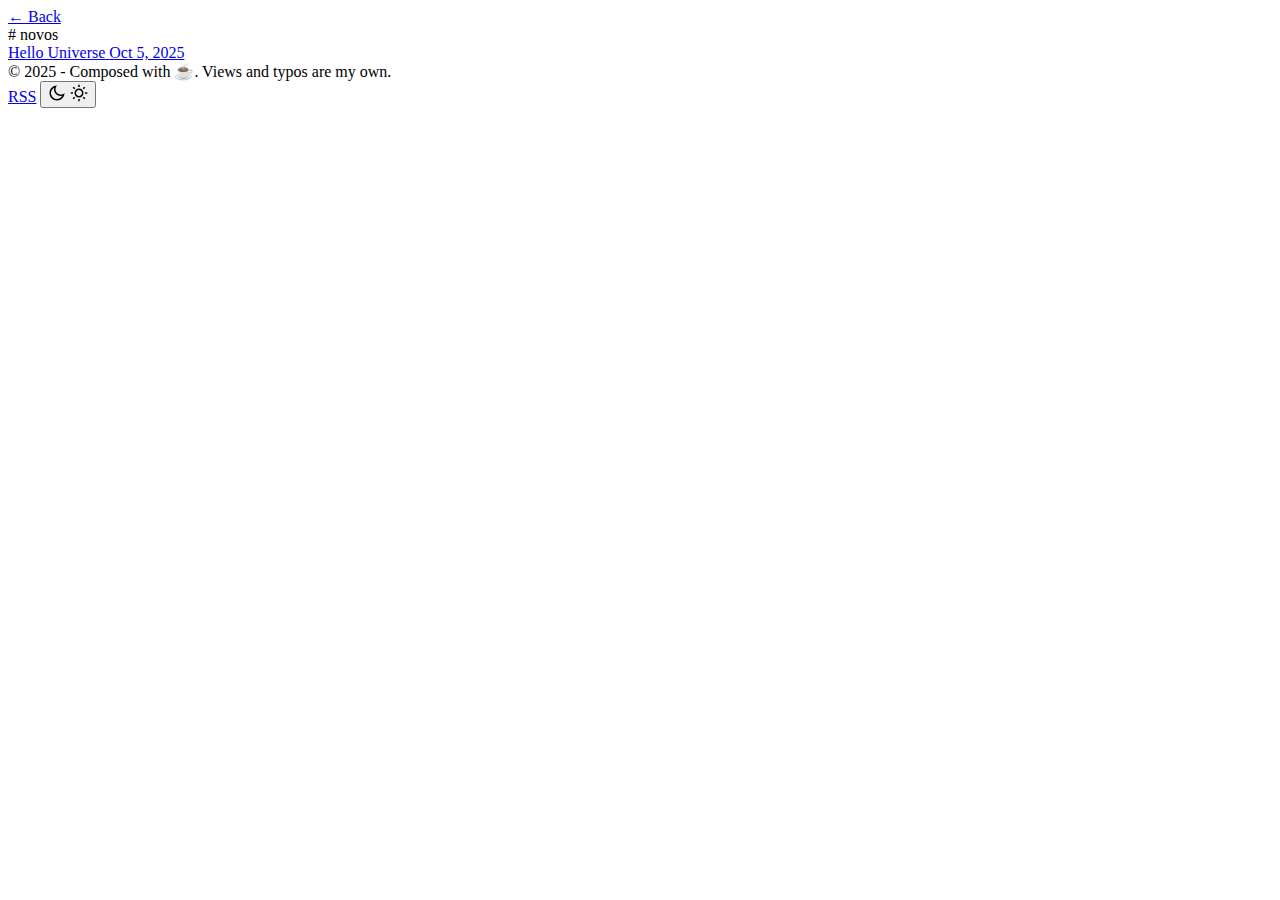
<file: tags/novos/index.html>
<!DOCTYPE html>

<html lang="

en">

<head>
  <meta charset="utf-8">
  <meta name="viewport" content="width=device-width, initial-scale=1.0">
  <meta name="color-scheme" content="light dark">
  
  <meta name="description" content="novos">

  <title>Posts</title>
  <link rel="icon" type="image/png" sizes="32x32" href="https://novos.onl/img/favicon-32x32.png">
  <link rel="icon" type="image/png" sizes="16x16" href="https://novos.onl/img/favicon-16x16.png">
  <link rel="apple-touch-icon" sizes="180x180" href="https://novos.onl/img/apple-touch-icon.png">
  <style>
  /* mulish-regular - latin */
  @font-face {
    font-display: swap; /* Check https://developer.mozilla.org/en-US/docs/Web/CSS/@font-face/font-display for other options. */
    font-family: "Mulish";
    font-style: normal;
    font-weight: 400;
    src: url("/font/mulish-v13-latin-regular.woff2") format("woff2"); /* Chrome 36+, Opera 23+, Firefox 39+, Safari 12+, iOS 10+ */
  }

  /* short-stack-regular - latin */
  @font-face {
    font-display: swap; /* Check https://developer.mozilla.org/en-US/docs/Web/CSS/@font-face/font-display for other options. */
    font-family: "Short Stack";
    font-style: normal;
    font-weight: 400;
    src: url("/font/short-stack-v15-latin-regular.woff2") format("woff2"); /* Chrome 36+, Opera 23+, Firefox 39+, Safari 12+, iOS 10+ */
  }

  /* caudex-regular - latin */
  @font-face {
    font-display: swap; /* Check https://developer.mozilla.org/en-US/docs/Web/CSS/@font-face/font-display for other options. */
    font-family: "Caudex";
    font-style: normal;
    font-weight: 400;
    src: url("/font/caudex-v18-latin-regular.woff2") format("woff2"); /* Chrome 36+, Opera 23+, Firefox 39+, Safari 12+, iOS 10+ */
  }

  @font-face {
    font-display: swap;
    font-family: "Hack Nerd Font Mono";
    font-style: normal;
    font-weight: 400;
    src: url("/font/HackNerdFontMono-Regular.woff2") format("woff2");
  }
</style>

  <style>
  /* light mode colors */
  body {
    --primary-color: #5871a2;
    --primary-pale-color: #5871a233;
    --primary-decoration-color: #a8a29e10;
    --highlight-mark-color: #5f75b020;
    --bg-color: #fafaf9;
    --text-color: #44403c;
    --text-pale-color: #78716c;
    --text-decoration-color: #a8a29e;

    --callout-note-color: #5871a2;
    --callout-tip-color: #065f46;
    --callout-important-color: #7c3aed;
    --callout-warning-color: #d97706;
    --callout-caution-color: #e11d48;
  }

  /* dark mode colors */
  body.dark {
    --primary-color: #6f8fd1;
    --primary-pale-color: #6f8fd166;
    --primary-decoration-color: #a8a29e10;
    --bg-color: #1c1917;
    --text-color: #d6d3d1;
    --text-pale-color: #a8a29e;
    --text-decoration-color: #57534e;
    --highlight-mark-color: #8296cb3b;

    --callout-note-color: #6f8fd1;
    --callout-tip-color: #10b981;
    --callout-important-color: #9333ea;
    --callout-warning-color: #d97706;
    --callout-caution-color: #e11d48;
  }

  /* typography */
  body {
    --main-font: "Mulish", ui-sans-serif, system-ui, sans-serif, "Apple Color Emoji", "Segoe UI Emoji", "Segoe UI Symbol", "Noto Color Emoji";
    --script-font: "Short Stack";
    --code-font: "Hack Nerd Font Mono", ui-monospace, SFMono-Regular, Menlo, Monaco, Consolas, 'Liberation Mono', 'Courier New', monospace;
    --homepage-max-width: 860px;
    --main-max-width: 860px;
    --avatar-size: 60px;
    --font-size: 16px;
    --line-height: 1.75;
    --img-border-radius: 0px;
    --detail-border-radius: 2px;
    --dark-mode-img-brightness: 0.75;
    --dark-mode-chart-brightness: 0.75;
    --inline-code-border-radius: 2px;
    --inline-code-bg-color: var(--primary-decoration-color);
    --block-code-border-radius: 2px;
    --block-code-border-color: var(--text-decoration-color);
    --detail-border-color: var(--text-decoration-color);
    --callout-border-radius: 2px;
  }
</style>

  <link rel="stylesheet" href="https://novos.onl/main.css">
  
  <script>
  console.log(
    `%c\ \n\
    .____   ___ _   _ ___   ___ \n\
    |  _ \\ / _ \\ | | / _ \\ /___)\n\
    | | | | |_| \\ V / |_| |___ |\n\
    |_| |_|\\___/ \\_/ \\___/(___/`
      .split('\n')
      .map((line) => line.trim())
      .join('\n'),
    "color: blue; font-family: monospace;"
  );

  console.debug("Commit Hash: dc86138e19a2e5e09b137c650732c03f6e06135f");
</script>

<script
  defer
  src="https://novos.onl/js/accordion.js"
></script>


<script
  defer
  src="https://cloud.umami.is/script.js"
  data-website-id="fae0b8e4-0772-4825-be59-b51b6ea076bc"
></script>


<link rel="alternate" type="application/atom+xml" title="Novos — Atom"
      href="https://novos.onl/atom.xml">
<link rel="alternate" type="application/rss+xml" title="Novos — RSS"
      href="https://novos.onl/rss.xml">


  




  




  




  




  








<meta property="og:title" content="Posts">
<meta property="og:description" content="Musings and more">
<meta property="og:url" content="https:&#x2F;&#x2F;novos.onl&#x2F;tags&#x2F;novos&#x2F;">
<meta property="og:site_name" content="Novos">
<meta property="og:locale" content="en">


  <meta property="og:type" content="website">




<link rel="canonical" href="https:&#x2F;&#x2F;novos.onl&#x2F;tags&#x2F;novos&#x2F;">


</head>

<body class="tag-single">
  
  <script>
    const theme = sessionStorage.getItem('theme');
    const match = window.matchMedia("(prefers-color-scheme: dark)").matches
    if ((theme && theme == 'dark') || (!theme && match)) {
      document.body.classList.add('dark');
      const hl = document.querySelector('link#hl');
      if (hl) hl.href = 'https://novos.onl/hl-dark.css';
    }
  </script>
  
  
<div id="wrapper">
  
<header>
  <nav>
    <a id="back-link" href="https:&#x2F;&#x2F;novos.onl&#x2F;tags">← Back</a>
  </nav>
</header>

  <main class="layout-list">
    <div class="title">
      <span># novos</span>
    </div>
    <div class="post-list">
      
      <a class="post instant " href="https:&#x2F;&#x2F;novos.onl&#x2F;posts&#x2F;2025&#x2F;hello-universe&#x2F;">
        <span>Hello Universe</span>
        <span class="date">Oct 5, 2025</span>
      </a>
      
    </div>
  </main>
  


<footer>
  <div class="left">
    <div class="copyright">
      © 2025 - Composed with ☕. Views and typos are my own.
      
    </div>
  </div>

  <div class="right">
    
    
      
    
    
    <a id="rss-btn" href="https://novos.onl/atom.xml">RSS</a>
    
    

    
    
    
    <button id="theme-toggle" aria-label="theme switch">
      <span class="moon-icon"><svg xmlns="http://www.w3.org/2000/svg" viewBox="0 0 24 24" width="18" height="18"><path d="M10 7C10 10.866 13.134 14 17 14C18.9584 14 20.729 13.1957 21.9995 11.8995C22 11.933 22 11.9665 22 12C22 17.5228 17.5228 22 12 22C6.47715 22 2 17.5228 2 12C2 6.47715 6.47715 2 12 2C12.0335 2 12.067 2 12.1005 2.00049C10.8043 3.27098 10 5.04157 10 7ZM4 12C4 16.4183 7.58172 20 12 20C15.0583 20 17.7158 18.2839 19.062 15.7621C18.3945 15.9187 17.7035 16 17 16C12.0294 16 8 11.9706 8 7C8 6.29648 8.08133 5.60547 8.2379 4.938C5.71611 6.28423 4 8.9417 4 12Z" fill="currentColor"></path></svg>
</span>
      <span class="sun-icon"><svg xmlns="http://www.w3.org/2000/svg" viewBox="0 0 24 24" width="18" height="18"><path d="M12 18C8.68629 18 6 15.3137 6 12C6 8.68629 8.68629 6 12 6C15.3137 6 18 8.68629 18 12C18 15.3137 15.3137 18 12 18ZM12 16C14.2091 16 16 14.2091 16 12C16 9.79086 14.2091 8 12 8C9.79086 8 8 9.79086 8 12C8 14.2091 9.79086 16 12 16ZM11 1H13V4H11V1ZM11 20H13V23H11V20ZM3.51472 4.92893L4.92893 3.51472L7.05025 5.63604L5.63604 7.05025L3.51472 4.92893ZM16.9497 18.364L18.364 16.9497L20.4853 19.0711L19.0711 20.4853L16.9497 18.364ZM19.0711 3.51472L20.4853 4.92893L18.364 7.05025L16.9497 5.63604L19.0711 3.51472ZM5.63604 16.9497L7.05025 18.364L4.92893 20.4853L3.51472 19.0711L5.63604 16.9497ZM23 11V13H20V11H23ZM4 11V13H1V11H4Z" fill="currentColor"></path></svg>
</span>
    </button>
    
  </div>
</footer>




<dialog id="rss-mask">
  <div>
    <a href="https:&#x2F;&#x2F;novos.onl&#x2F;atom.xml">https:&#x2F;&#x2F;novos.onl&#x2F;atom.xml</a>
    
    
    <button autofocus aria-label="copy" data-link="https:&#x2F;&#x2F;novos.onl&#x2F;atom.xml" data-copy-icon="&lt;svg xmlns=&quot;http:&#x2F;&#x2F;www.w3.org&#x2F;2000&#x2F;svg&quot; viewBox=&quot;0 0 24 24&quot; width=&quot;18&quot; height=&quot;18&quot;&gt;&lt;path d=&quot;M6.9998 6V3C6.9998 2.44772 7.44752 2 7.9998 2H19.9998C20.5521 2 20.9998 2.44772 20.9998 3V17C20.9998 17.5523 20.5521 18 19.9998 18H16.9998V20.9991C16.9998 21.5519 16.5499 22 15.993 22H4.00666C3.45059 22 3 21.5554 3 20.9991L3.0026 7.00087C3.0027 6.44811 3.45264 6 4.00942 6H6.9998ZM5.00242 8L5.00019 20H14.9998V8H5.00242ZM8.9998 6H16.9998V16H18.9998V4H8.9998V6Z&quot; fill=&quot;currentColor&quot;&gt;&lt;&#x2F;path&gt;&lt;&#x2F;svg&gt;
" data-check-icon="&lt;svg xmlns=&quot;http:&#x2F;&#x2F;www.w3.org&#x2F;2000&#x2F;svg&quot; viewBox=&quot;0 0 24 24&quot; width=&quot;18&quot; height=&quot;18&quot;&gt;&lt;path d=&quot;M10.0007 15.1709L19.1931 5.97852L20.6073 7.39273L10.0007 17.9993L3.63672 11.6354L5.05093 10.2212L10.0007 15.1709Z&quot; fill=&quot;currentColor&quot;&gt;&lt;&#x2F;path&gt;&lt;&#x2F;svg&gt;
" >
      <svg xmlns="http://www.w3.org/2000/svg" viewBox="0 0 24 24" width="18" height="18"><path d="M6.9998 6V3C6.9998 2.44772 7.44752 2 7.9998 2H19.9998C20.5521 2 20.9998 2.44772 20.9998 3V17C20.9998 17.5523 20.5521 18 19.9998 18H16.9998V20.9991C16.9998 21.5519 16.5499 22 15.993 22H4.00666C3.45059 22 3 21.5554 3 20.9991L3.0026 7.00087C3.0027 6.44811 3.45264 6 4.00942 6H6.9998ZM5.00242 8L5.00019 20H14.9998V8H5.00242ZM8.9998 6H16.9998V16H18.9998V4H8.9998V6Z" fill="currentColor"></path></svg>

    </button>
  </div>
</dialog>



</div>

  
  <script src="https://novos.onl/js/main.js"></script>
</body>

</html>
</file>
<file: assets/css/main.css>
@charset "UTF-8";
/* Document
 * ========================================================================== */
/**
 * Add border box sizing in all browsers (opinionated).
 */
*,
::before,
::after {
  box-sizing: border-box;
}

/**
 * 1. Add text decoration inheritance in all browsers (opinionated).
 * 2. Add vertical alignment inheritance in all browsers (opinionated).
 */
::before,
::after {
  text-decoration: inherit; /* 1 */
  vertical-align: inherit; /* 2 */
}

/**
 * 1. Use the default cursor in all browsers (opinionated).
 * 2. Change the line height in all browsers (opinionated).
 * 3. Use a 4-space tab width in all browsers (opinionated).
 * 4. Remove the grey highlight on links in iOS (opinionated).
 * 5. Prevent adjustments of font size after orientation changes in
 *    IE on Windows Phone and in iOS.
 * 6. Breaks words to prevent overflow in all browsers (opinionated).
 */
html {
  cursor: default; /* 1 */
  line-height: 1.5; /* 2 */
  -moz-tab-size: 4; /* 3 */
  tab-size: 4; /* 3 */
  -webkit-tap-highlight-color: transparent;
  -ms-text-size-adjust: 100%; /* 5 */
  -webkit-text-size-adjust: 100%; /* 5 */
  word-break: break-word; /* 6 */
}

/* Sections
 * ========================================================================== */
/**
 * Remove the margin in all browsers (opinionated).
 */
body {
  margin: 0;
}

/**
 * Correct the font size and margin on `h1` elements within `section` and
 * `article` contexts in Chrome, Edge, Firefox, and Safari.
 */
h1 {
  font-size: 2em;
  margin: 0.67em 0;
}

/* Grouping content
 * ========================================================================== */
/**
 * Remove the margin on nested lists in Chrome, Edge, IE, and Safari.
 */
dl dl,
dl ol,
dl ul,
ol dl,
ul dl {
  margin: 0;
}

/**
 * Remove the margin on nested lists in Edge 18- and IE.
 */
ol ol,
ol ul,
ul ol,
ul ul {
  margin: 0;
}

/**
 * 1. Add the correct sizing in Firefox.
 * 2. Show the overflow in Edge 18- and IE.
 */
hr {
  height: 0; /* 1 */
  overflow: visible; /* 2 */
}

/**
 * Add the correct display in IE.
 */
main {
  display: block;
}

/**
 * Remove the list style on navigation lists in all browsers (opinionated).
 */
nav ol,
nav ul {
  list-style: none;
  padding: 0;
}

/**
 * 1. Correct the inheritance and scaling of font size in all browsers.
 * 2. Correct the odd `em` font sizing in all browsers.
 */
pre {
  font-family: monospace, monospace; /* 1 */
  font-size: 1em; /* 2 */
}

/* Text-level semantics
 * ========================================================================== */
/**
 * Remove the gray background on active links in IE 10.
 */
a {
  background-color: transparent;
}

/**
 * Add the correct text decoration in Edge 18-, IE, and Safari.
 */
abbr[title] {
  text-decoration: underline;
  text-decoration: underline dotted;
}

/**
 * Add the correct font weight in Chrome, Edge, and Safari.
 */
b,
strong {
  font-weight: bolder;
}

/**
 * 1. Correct the inheritance and scaling of font size in all browsers.
 * 2. Correct the odd `em` font sizing in all browsers.
 */
code,
kbd,
samp {
  font-family: monospace, monospace; /* 1 */
  font-size: 1em; /* 2 */
}

/**
 * Add the correct font size in all browsers.
 */
small {
  font-size: 80%;
}

/* Embedded content
 * ========================================================================== */
/*
 * Change the alignment on media elements in all browsers (opinionated).
 */
audio,
canvas,
iframe,
img,
svg,
video {
  vertical-align: middle;
}

/**
 * Add the correct display in IE 9-.
 */
audio,
video {
  display: inline-block;
}

/**
 * Add the correct display in iOS 4-7.
 */
audio:not([controls]) {
  display: none;
  height: 0;
}

/**
 * Remove the border on iframes in all browsers (opinionated).
 */
iframe {
  border-style: none;
}

/**
 * Remove the border on images within links in IE 10-.
 */
img {
  border-style: none;
}

/**
 * Change the fill color to match the text color in all browsers (opinionated).
 */
svg:not([fill]) {
  fill: currentColor;
}

/**
 * Hide the overflow in IE.
 */
svg:not(:root) {
  overflow: hidden;
}

/* Tabular data
 * ========================================================================== */
/**
 * Collapse border spacing in all browsers (opinionated).
 */
table {
  border-collapse: collapse;
}

/* Forms
 * ========================================================================== */
/**
 * Remove the margin on controls in Safari.
 */
button,
input,
select {
  margin: 0;
}

/**
 * 1. Show the overflow in IE.
 * 2. Remove the inheritance of text transform in Edge 18-, Firefox, and IE.
 */
button {
  overflow: visible; /* 1 */
  text-transform: none; /* 2 */
}

/**
 * Correct the inability to style buttons in iOS and Safari.
 */
button,
[type=button],
[type=reset],
[type=submit] {
  -webkit-appearance: button;
}

/**
 * 1. Change the inconsistent appearance in all browsers (opinionated).
 * 2. Correct the padding in Firefox.
 */
fieldset {
  border: 1px solid #a0a0a0; /* 1 */
  padding: 0.35em 0.75em 0.625em; /* 2 */
}

/**
 * Show the overflow in Edge 18- and IE.
 */
input {
  overflow: visible;
}

/**
 * 1. Correct the text wrapping in Edge 18- and IE.
 * 2. Correct the color inheritance from `fieldset` elements in IE.
 */
legend {
  color: inherit; /* 2 */
  display: table; /* 1 */
  max-width: 100%; /* 1 */
  white-space: normal; /* 1 */
}

/**
 * 1. Add the correct display in Edge 18- and IE.
 * 2. Add the correct vertical alignment in Chrome, Edge, and Firefox.
 */
progress {
  display: inline-block; /* 1 */
  vertical-align: baseline; /* 2 */
}

/**
 * Remove the inheritance of text transform in Firefox.
 */
select {
  text-transform: none;
}

/**
 * 1. Remove the margin in Firefox and Safari.
 * 2. Remove the default vertical scrollbar in IE.
 * 3. Change the resize direction in all browsers (opinionated).
 */
textarea {
  margin: 0; /* 1 */
  overflow: auto; /* 2 */
  resize: vertical; /* 3 */
}

/**
 * Remove the padding in IE 10-.
 */
[type=checkbox],
[type=radio] {
  padding: 0;
}

/**
 * 1. Correct the odd appearance in Chrome, Edge, and Safari.
 * 2. Correct the outline style in Safari.
 */
[type=search] {
  -webkit-appearance: textfield; /* 1 */
  outline-offset: -2px; /* 2 */
}

/**
 * Correct the cursor style of increment and decrement buttons in Safari.
 */
::-webkit-inner-spin-button,
::-webkit-outer-spin-button {
  height: auto;
}

/**
 * Correct the text style of placeholders in Chrome, Edge, and Safari.
 */
::-webkit-input-placeholder {
  color: inherit;
  opacity: 0.54;
}

/**
 * Remove the inner padding in Chrome, Edge, and Safari on macOS.
 */
::-webkit-search-decoration {
  -webkit-appearance: none;
}

/**
 * 1. Correct the inability to style upload buttons in iOS and Safari.
 * 2. Change font properties to `inherit` in Safari.
 */
::-webkit-file-upload-button {
  -webkit-appearance: button; /* 1 */
  font: inherit; /* 2 */
}

/**
 * Remove the inner border and padding of focus outlines in Firefox.
 */
::-moz-focus-inner {
  border-style: none;
  padding: 0;
}

/**
 * Restore the focus outline styles unset by the previous rule in Firefox.
 */
:-moz-focusring {
  outline: 1px dotted ButtonText;
}

/**
 * Remove the additional :invalid styles in Firefox.
 */
:-moz-ui-invalid {
  box-shadow: none;
}

/* Interactive
 * ========================================================================== */
/*
 * Add the correct display in Edge 18- and IE.
 */
details {
  display: block;
}

/*
 * Add the correct styles in Edge 18-, IE, and Safari.
 */
dialog {
  background-color: white;
  border: solid;
  color: black;
  display: block;
  height: -moz-fit-content;
  height: -webkit-fit-content;
  height: fit-content;
  left: 0;
  margin: auto;
  padding: 1em;
  position: absolute;
  right: 0;
  width: -moz-fit-content;
  width: -webkit-fit-content;
  width: fit-content;
}

dialog:not([open]) {
  display: none;
}

/*
 * Add the correct display in all browsers.
 */
summary {
  display: list-item;
}

/* Scripting
 * ========================================================================== */
/**
 * Add the correct display in IE 9-.
 */
canvas {
  display: inline-block;
}

/**
 * Add the correct display in IE.
 */
template {
  display: none;
}

/* User interaction
 * ========================================================================== */
/*
 * 1. Remove the tapping delay in IE 10.
 * 2. Remove the tapping delay on clickable elements
      in all browsers (opinionated).
 */
a,
area,
button,
input,
label,
select,
summary,
textarea,
[tabindex] {
  -ms-touch-action: manipulation; /* 1 */
  touch-action: manipulation; /* 2 */
}

/**
 * Add the correct display in IE 10-.
 */
[hidden] {
  display: none;
}

/* Accessibility
 * ========================================================================== */
/**
 * Change the cursor on busy elements in all browsers (opinionated).
 */
[aria-busy=true] {
  cursor: progress;
}

/*
 * Change the cursor on control elements in all browsers (opinionated).
 */
[aria-controls] {
  cursor: pointer;
}

/*
 * Change the cursor on disabled, not-editable, or otherwise
 * inoperable elements in all browsers (opinionated).
 */
[aria-disabled=true],
[disabled] {
  cursor: not-allowed;
}

/*
 * Change the display on visually hidden accessible elements
 * in all browsers (opinionated).
 */
[aria-hidden=false][hidden] {
  display: initial;
}

[aria-hidden=false][hidden]:not(:focus) {
  clip: rect(0, 0, 0, 0);
  position: absolute;
}

html {
  scroll-behavior: smooth;
  touch-action: manipulation;
}

body {
  font: 400 16px/1.65 "PT Serif", -apple-system, BlinkMacSystemFont, "Segoe UI", "Noto Sans", "Helvetica Neue", Arial, sans-serif, "Apple Color Emoji", "Segoe UI Emoji", "Segoe UI Symbol", "Noto Color Emoji";
  color: #2b3d4f;
  background: #e5e5e5;
  -webkit-font-smoothing: antialiased;
  -moz-osx-font-smoothing: grayscale;
}

h1, h2, h3, h4, h5, h6 {
  margin-top: 0;
  margin-bottom: 0.5rem;
  font-weight: 600;
  line-height: 1.2;
}

a {
  color: #2b3d4f;
  text-decoration: none;
}
a:hover, a:active {
  text-decoration: underline;
}

p {
  line-height: 1.65;
  margin-top: 0;
  margin-bottom: 0.25rem;
}

ol, ul {
  padding-left: 2rem;
  margin-top: 0;
  margin-bottom: 0.25rem;
}
ol ol, ol ul, ul ol, ul ul {
  margin-bottom: 0;
}

b, strong {
  font-weight: 600;
}

small {
  font-weight: 400;
}

.wrapper {
  display: flex;
  flex-direction: column;
  background: #f9f9f9;
  max-width: 1000px;
  margin: 30px auto;
  padding: 60px;
  box-shadow: rgba(0, 0, 0, 0.1) 0px 10px 15px -3px, rgba(0, 0, 0, 0.05) 0px 4px 6px -2px;
}
.wrapper section:not(:last-child) {
  margin-bottom: 15px;
}
.wrapper section .section-title {
  display: flex;
  align-items: baseline;
  font-family: "Nunito Sans", sans-serif;
  font-size: 20px;
  color: #31588a;
  margin-bottom: 15px;
  padding: 3px 0;
  border-bottom-color: rgba(49, 88, 138, 0.25);
  border-bottom-width: 1px;
}
.wrapper section .section-title i::after {
  content: " ";
  font-family: initial;
}
.wrapper section .section-title h2 {
  font-size: inherit;
  margin-bottom: 0;
}
.wrapper section .section-content .description {
  margin-bottom: 15px;
}
.wrapper section .section-content .items .item {
  margin-bottom: 15px;
}
.wrapper section .section-content .items .item .row {
  display: flex;
  flex-direction: row;
  justify-content: space-between;
}
.wrapper section .section-content .items .item .description {
  margin-bottom: 0;
}
.wrapper section .section-content .groups {
  margin-bottom: 15px;
}
.wrapper section .section-content .location,
.wrapper section .section-content .degree {
  display: inline-flex;
  align-items: baseline;
}
.wrapper section .section-content .location i::after,
.wrapper section .section-content .degree i::after {
  content: " ";
  font-family: initial;
}
.wrapper section .section-content .company,
.wrapper section .section-content .project-name {
  display: inline-flex;
  align-items: baseline;
  font-size: 18px;
  max-width: 460px;
}
.wrapper section .section-content .company small::before,
.wrapper section .section-content .project-name small::before {
  content: " ";
  font-family: initial;
}
.wrapper section .section-content .company,
.wrapper section .section-content .project-name,
.wrapper section .section-content .institution,
.wrapper section .section-content .certificate-name,
.wrapper section .section-content .publication-title,
.wrapper section .section-content .award-name,
.wrapper section .section-content .reference-name {
  font-weight: 600;
}
.wrapper section .section-content .company-sub-title {
  font-size: 14px;
  font-weight: 400;
}
.wrapper section .section-content .company-sub-title:before {
  content: " ";
  font-family: initial;
}
.wrapper section .section-content .role,
.wrapper section .section-content .major,
.wrapper section .section-content .issuer,
.wrapper section .section-content .authors,
.wrapper section .section-content .awarder,
.wrapper section .section-content .reference-title,
.wrapper section .section-content .conference-sub-title {
  font-style: italic;
  font-weight: 500;
}
.wrapper section .section-content .date,
.wrapper section .section-content .location,
.wrapper section .section-content .degree {
  white-space: nowrap;
  color: #4e3114;
}
.wrapper section .section-content .tags {
  white-space: nowrap;
  color: #4e3114;
}
.wrapper .basic {
  display: flex;
  flex-direction: row-reverse;
  justify-content: space-between;
}
.wrapper .basic .avatar {
  max-height: 125px;
  border: 0px solid #f9f9f9;
}
.wrapper .basic .header {
  display: flex;
  flex-direction: column;
  flex-basis: 100%;
}
.wrapper .basic .header .name {
  font-size: 36px;
  font-family: "Montserrat", sans-serif;
  font-weight: 400;
  letter-spacing: 3px;
  margin-top: 0;
  margin-bottom: 7.5px;
  color: #202020;
}
.wrapper .basic .header .title {
  color: #354a5f;
  font-size: 18px;
  font-weight: 400;
  margin-top: 0;
  margin-bottom: 7.5px;
}
.wrapper .basic .header .contact {
  display: flex;
  flex-wrap: wrap;
  max-width: 650px;
}
.wrapper .basic .header .contact .contact-item {
  display: inline-flex;
  align-items: baseline;
}
.wrapper .basic .header .contact .contact-item:not(:last-child)::after {
  content: "·";
  color: #4e3114;
  margin: 0 0.5em;
}
.wrapper .basic .header .contact .contact-item i::after {
  content: " ";
  font-family: initial;
}
.wrapper .certificate .section-content .items,
.wrapper .award .section-content .items,
.wrapper .reference .section-content .items {
  display: flex;
  flex-wrap: wrap;
  justify-content: space-between;
}
.wrapper .certificate .section-content .items .item,
.wrapper .award .section-content .items .item,
.wrapper .reference .section-content .items .item {
  flex-basis: 45%;
}
.wrapper .skill .section-content .items {
  display: flex;
  flex-wrap: wrap;
}
.wrapper .skill .section-content .items .item {
  display: inline-flex;
  align-items: center;
  justify-content: end;
  flex-basis: 30%;
}
.wrapper .skill .section-content .items .item .skill-name::after {
  content: "  ";
  font-family: initial;
}
.wrapper .skill .section-content .items .item .skill-level {
  display: inline-flex;
  color: #4e3114;
}
.wrapper .skill .section-content .items .item .skill-level i:not(:last-child)::after {
  content: " ";
  font-family: initial;
}
.wrapper .skill .section-content .groups {
  display: flex;
  flex-direction: column;
}
.wrapper .skill .section-content .groups .group {
  display: flex;
  justify-content: space-between;
}
.wrapper .skill .section-content .groups .group:not(:last-child) {
  border-bottom: 1px dashed rgba(78, 49, 20, 0.25);
}
.wrapper .skill .section-content .groups .group .group-name {
  font-weight: 600;
  flex: 0 0 auto;
}
.wrapper .skill .section-content .groups .group .group-item {
  max-width: 600px;
  display: flex;
  flex-wrap: wrap;
  justify-content: end;
  flex: 1;
}
.wrapper .skill .section-content .groups .group .group-item span:not(:last-child)::after {
  content: "·";
  color: #4e3114;
  margin: 0 0.5em;
}
.wrapper .language .section-content .items,
.wrapper .interest .section-content .items {
  display: flex;
  flex-wrap: wrap;
}
.wrapper .language .section-content .items .item,
.wrapper .interest .section-content .items .item {
  display: flex;
  align-items: baseline;
}
.wrapper .language .section-content .items .item:not(:last-child)::after,
.wrapper .interest .section-content .items .item:not(:last-child)::after {
  content: "·";
  color: #4e3114;
  margin: 0 0.5em;
}
.wrapper .language .section-content .items .item small::before,
.wrapper .interest .section-content .items .item small::before {
  content: " ";
  font-family: initial;
}

.footer {
  margin-bottom: 30px;
  color: #354a5f;
  width: 100%;
  display: inline-flex;
  align-items: baseline;
  justify-content: center;
  font-size: 14px;
}
.footer i {
  color: #bf3a2b;
  padding: 0 7.5px;
}

.close {
  display: flex;
  flex-direction: column;
  align-items: center;
  justify-content: center;
  height: 100vh;
}
.close .description {
  margin: 30px 0;
}

/* Extra small devices (phones, less than 768px) */
@media only screen and (max-width: 767px) {
  body {
    padding: 0;
  }
  .wrapper {
    margin: 0;
    padding: 15px;
    box-shadow: none;
  }
  .wrapper section .section-content .items {
    flex-direction: column;
  }
  .wrapper section .section-content .items .item .row {
    flex-direction: column;
  }
  .wrapper .basic {
    flex-direction: column;
  }
  .wrapper .basic .avatar {
    display: block;
    margin: 30px auto;
  }
  .wrapper .basic .header {
    text-align: center;
  }
  .wrapper .basic .header .contact {
    flex-direction: column;
    width: 100%;
  }
  .wrapper .basic .header .contact .contact-item:not(:last-child)::after {
    content: none;
  }
  .wrapper .certificate .section-content .items,
  .wrapper .award .section-content .items,
  .wrapper .reference .section-content .items {
    flex-direction: column;
  }
  .wrapper .skill .section-content .items {
    flex-direction: column;
    margin: auto;
    width: fit-content;
  }
  .wrapper .skill .section-content .groups .group {
    flex-direction: column;
  }
  .wrapper .skill .section-content .groups .group:not(:last-child) {
    border-bottom: none;
  }
  .wrapper .skill .section-content .groups .group .group-item {
    justify-content: start;
  }
  .wrapper .language .section-content .items,
  .wrapper .interest .section-content .items {
    flex-direction: column;
  }
  .wrapper .language .section-content .items .item:not(:last-child)::after,
  .wrapper .interest .section-content .items .item:not(:last-child)::after {
    content: none;
  }
}
/* Small devices (tablets, 768px and up) */
/* Medium devices (desktops, 992px and up) */
/* Large devices (large desktops, 1200px and up) */
/* Ex-Large devices (large desktops, 1200px and up) */
@media print {
  @page {
    size: A4;
  }
  body {
    font-size: 12pt !important;
    background: #f9f9f9 !important;
  }
  a::after {
    content: none !important;
  }
  h1, h2, h3, h4, h5, h6, img {
    break-after: avoid !important;
    break-inside: avoid !important;
  }
  ul, ol {
    break-before: avoid !important;
  }
  a, blockquote, pre {
    break-inside: avoid !important;
  }
  .wrapper {
    max-width: 100% !important;
    margin: 0 !important;
    padding: 0 !important;
    box-shadow: none !important;
  }
  .footer {
    display: none !important;
  }
}
section .section-title {
  text-transform: uppercase;
  justify-content: start;
  border-bottom-style: dashed;
}
section .section-content .markdown a::after, section .section-content .items a::after {
  display: inline-block;
  text-rendering: auto;
  -webkit-font-smoothing: antialiased;
  font: var(--fa-font-solid);
  content: "\f08e";
  color: #31588a;
  font-size: 0.625em;
  margin: 0 0.375em;
  text-decoration: none;
  vertical-align: middle;
}

/*# sourceMappingURL=main.css.map */
</file>
<file: assets/icons/css/all.css>
@font-face {
  font-family: "Icons";
  font-style: normal;
  font-weight: 400;
  font-display: block;
  src: url("../webfonts/icons.woff2") format("woff2"),
       url("../webfonts/icons.ttf")   format("truetype");
}

.icon {
  font-family: "Icons" !important;
  font-style: normal;
  font-weight: 400;
  font-variant: normal;
  text-transform: none;
  text-rendering: auto;
  display: inline-block;
  line-height: 1;
  -moz-osx-font-smoothing: grayscale;
  -webkit-font-smoothing: antialiased;
}

.icon-codeforces:before {
  content: "\e900";
}
.icon-codewars:before {
  content: "\e901";
}
.icon-figshare:before {
  content: "\e902";
}
.icon-fiverr:before {
  content: "\e903";
}
.icon-freelancer:before {
  content: "\e904";
}
.icon-huggingface:before {
  content: "\e905";
}
.icon-indeed:before {
  content: "\e906";
}
.icon-leetcode:before {
  content: "\e907";
}
.icon-threema:before {
  content: "\e909";
}
.icon-topcoder:before {
  content: "\e90a";
}
.icon-tryhackme:before {
  content: "\e90b";
}
.icon-wire:before {
  content: "\e90c";
}
</file>
<file: hl-light.css>
/*
 * theme "Catppuccin Latte" generated by syntect
 */

.z-code {
 color: #4c4f69;
 background-color: #eff1f5;
}

.z-text, .z-source, .z-variable.z-other.z-readwrite, .z-punctuation.z-definition.z-variable {
 color: #4c4f69;
}
.z-punctuation {
 color: #7c7f93;
}
.z-comment, .z-punctuation.z-definition.z-comment {
 color: #9ca0b0;
font-style: italic;
}
.z-string, .z-punctuation.z-definition.z-string {
 color: #40a02b;
}
.z-constant.z-character.z-escape {
 color: #ea76cb;
}
.z-constant.z-numeric, .z-variable.z-other.z-constant, .z-entity.z-name.z-constant, .z-constant.z-language.z-boolean, .z-constant.z-language.z-false, .z-constant.z-language.z-true, .z-keyword.z-other.z-unit.z-user-defined, .z-keyword.z-other.z-unit.z-suffix.z-floating-point {
 color: #fe640b;
}
.z-keyword, .z-keyword.z-operator.z-word, .z-keyword.z-operator.z-new, .z-variable.z-language.z-super, .z-support.z-type.z-primitive, .z-storage.z-type, .z-storage.z-modifier, .z-punctuation.z-definition.z-keyword {
 color: #8839ef;
}
.z-entity.z-name.z-tag.z-documentation {
 color: #8839ef;
}
.z-keyword.z-operator, .z-punctuation.z-accessor, .z-punctuation.z-definition.z-generic, .z-meta.z-function.z-closure .z-punctuation.z-section.z-parameters, .z-punctuation.z-definition.z-tag, .z-punctuation.z-separator.z-key-value {
 color: #179299;
}
.z-entity.z-name.z-function, .z-meta.z-function-call.z-method, .z-support.z-function, .z-support.z-function.z-misc, .z-variable.z-function {
 color: #1e66f5;
font-style: italic;
}
.z-entity.z-name.z-class, .z-entity.z-other.z-inherited-class, .z-support.z-class, .z-meta.z-function-call.z-constructor, .z-entity.z-name.z-struct {
 color: #df8e1d;
font-style: italic;
}
.z-entity.z-name.z-enum {
 color: #df8e1d;
font-style: italic;
}
.z-meta.z-enum .z-variable.z-other.z-readwrite, .z-variable.z-other.z-enummember {
 color: #179299;
}
.z-meta.z-property.z-object {
 color: #179299;
}
.z-meta.z-type, .z-meta.z-type-alias, .z-support.z-type, .z-entity.z-name.z-type {
 color: #df8e1d;
font-style: italic;
}
.z-meta.z-annotation .z-variable.z-function, .z-meta.z-annotation .z-variable.z-annotation.z-function, .z-meta.z-annotation .z-punctuation.z-definition.z-annotation, .z-meta.z-decorator, .z-punctuation.z-decorator {
 color: #fe640b;
}
.z-variable.z-parameter, .z-meta.z-function.z-parameters {
 color: #e64553;
font-style: italic;
}
.z-constant.z-language, .z-support.z-function.z-builtin {
 color: #d20f39;
}
.z-entity.z-other.z-attribute-name.z-documentation {
 color: #d20f39;
}
.z-keyword.z-control.z-directive, .z-punctuation.z-definition.z-directive {
 color: #df8e1d;
}
.z-punctuation.z-definition.z-typeparameters {
 color: #04a5e5;
}
.z-entity.z-name.z-namespace {
 color: #df8e1d;
}
.z-support.z-type.z-property-name.z-css {
 color: #1e66f5;
}
.z-variable.z-language.z-this, .z-variable.z-language.z-this .z-punctuation.z-definition.z-variable {
 color: #d20f39;
}
.z-variable.z-object.z-property {
 color: #4c4f69;
}
.z-string.z-template .z-variable, .z-string .z-variable {
 color: #4c4f69;
}
.z-keyword.z-operator.z-new {
font-weight: bold;
}
.z-storage.z-modifier.z-specifier.z-extern.z-cpp {
 color: #8839ef;
}
.z-entity.z-name.z-scope-resolution.z-template.z-call.z-cpp, .z-entity.z-name.z-scope-resolution.z-parameter.z-cpp, .z-entity.z-name.z-scope-resolution.z-cpp, .z-entity.z-name.z-scope-resolution.z-function.z-definition.z-cpp {
 color: #df8e1d;
}
.z-storage.z-type.z-class.z-doxygen {
}
.z-storage.z-modifier.z-reference.z-cpp {
 color: #179299;
}
.z-meta.z-interpolation.z-cs {
 color: #4c4f69;
}
.z-comment.z-block.z-documentation.z-cs {
 color: #4c4f69;
}
.z-source.z-css .z-entity.z-other.z-attribute-name.z-class.z-css, .z-entity.z-other.z-attribute-name.z-parent-selector.z-css .z-punctuation.z-definition.z-entity.z-css {
 color: #df8e1d;
}
.z-punctuation.z-separator.z-operator.z-css {
 color: #179299;
}
.z-source.z-css .z-entity.z-other.z-attribute-name.z-pseudo-class {
 color: #179299;
}
.z-source.z-css .z-constant.z-other.z-unicode-range {
 color: #fe640b;
}
.z-source.z-css .z-variable.z-parameter.z-url {
 color: #40a02b;
}
.z-support.z-type.z-vendored.z-property-name {
 color: #04a5e5;
}
.z-source.z-css .z-meta.z-property-value .z-variable, .z-source.z-css .z-meta.z-property-value .z-variable.z-other.z-less, .z-source.z-css .z-meta.z-property-value .z-variable.z-other.z-less .z-punctuation.z-definition.z-variable.z-less, .z-meta.z-definition.z-variable.z-scss {
 color: #e64553;
}
.z-source.z-css .z-meta.z-property-list .z-variable, .z-meta.z-property-list .z-variable.z-other.z-less, .z-meta.z-property-list .z-variable.z-other.z-less .z-punctuation.z-definition.z-variable.z-less {
 color: #1e66f5;
}
.z-keyword.z-other.z-unit.z-percentage.z-css {
 color: #fe640b;
}
.z-source.z-css .z-meta.z-attribute-selector {
 color: #40a02b;
}
.z-keyword.z-other.z-definition.z-ini, .z-punctuation.z-support.z-type.z-property-name.z-json, .z-support.z-type.z-property-name.z-json, .z-punctuation.z-support.z-type.z-property-name.z-toml, .z-support.z-type.z-property-name.z-toml, .z-entity.z-name.z-tag.z-yaml, .z-punctuation.z-support.z-type.z-property-name.z-yaml, .z-support.z-type.z-property-name.z-yaml {
 color: #1e66f5;
}
.z-constant.z-language.z-json, .z-constant.z-language.z-yaml {
 color: #fe640b;
}
.z-entity.z-name.z-type.z-anchor.z-yaml, .z-variable.z-other.z-alias.z-yaml {
 color: #df8e1d;
}
.z-support.z-type.z-property-name.z-table, .z-entity.z-name.z-section.z-group-title.z-ini {
 color: #df8e1d;
}
.z-constant.z-other.z-time.z-datetime.z-offset.z-toml {
 color: #ea76cb;
}
.z-punctuation.z-definition.z-anchor.z-yaml, .z-punctuation.z-definition.z-alias.z-yaml {
 color: #ea76cb;
}
.z-entity.z-other.z-document.z-begin.z-yaml {
 color: #ea76cb;
}
.z-markup.z-changed.z-diff {
 color: #fe640b;
}
.z-meta.z-diff.z-header.z-from-file, .z-meta.z-diff.z-header.z-to-file, .z-punctuation.z-definition.z-from-file.z-diff, .z-punctuation.z-definition.z-to-file.z-diff {
 color: #1e66f5;
}
.z-markup.z-inserted.z-diff {
 color: #40a02b;
}
.z-markup.z-deleted.z-diff {
 color: #d20f39;
}
.z-variable.z-other.z-env {
 color: #1e66f5;
}
.z-string.z-quoted .z-variable.z-other.z-env {
 color: #4c4f69;
}
.z-support.z-function.z-builtin.z-gdscript {
 color: #1e66f5;
}
.z-constant.z-language.z-gdscript {
 color: #fe640b;
}
.z-comment .z-meta.z-annotation.z-go {
 color: #e64553;
}
.z-comment .z-meta.z-annotation.z-parameters.z-go {
 color: #fe640b;
}
.z-constant.z-language.z-go {
 color: #fe640b;
}
.z-variable.z-graphql {
 color: #4c4f69;
}
.z-string.z-unquoted.z-alias.z-graphql {
 color: #dd7878;
}
.z-constant.z-character.z-enum.z-graphql {
 color: #179299;
}
.z-meta.z-objectvalues.z-graphql .z-constant.z-object.z-key.z-graphql .z-string.z-unquoted.z-graphql {
 color: #dd7878;
}
.z-keyword.z-other.z-doctype, .z-meta.z-tag.z-sgml.z-doctype .z-punctuation.z-definition.z-tag, .z-meta.z-tag.z-metadata.z-doctype .z-entity.z-name.z-tag, .z-meta.z-tag.z-metadata.z-doctype .z-punctuation.z-definition.z-tag {
 color: #8839ef;
}
.z-entity.z-name.z-tag {
 color: #1e66f5;
}
.z-text.z-html .z-constant.z-character.z-entity, .z-text.z-html .z-constant.z-character.z-entity .z-punctuation, .z-constant.z-character.z-entity.z-xml, .z-constant.z-character.z-entity.z-xml .z-punctuation, .z-constant.z-character.z-entity.z-js.z-jsx, .z-constant.z-charactger.z-entity.z-js.z-jsx .z-punctuation, .z-constant.z-character.z-entity.z-tsx, .z-constant.z-character.z-entity.z-tsx .z-punctuation {
 color: #d20f39;
}
.z-entity.z-other.z-attribute-name {
 color: #df8e1d;
}
.z-support.z-class.z-component, .z-support.z-class.z-component.z-jsx, .z-support.z-class.z-component.z-tsx, .z-support.z-class.z-component.z-vue {
 color: #ea76cb;
}
.z-punctuation.z-definition.z-annotation, .z-storage.z-type.z-annotation {
 color: #fe640b;
}
.z-constant.z-other.z-enum.z-java {
 color: #179299;
}
.z-storage.z-modifier.z-import.z-java {
 color: #4c4f69;
}
.z-comment.z-block.z-javadoc.z-java .z-keyword.z-other.z-documentation.z-javadoc.z-java {
}
.z-meta.z-export .z-variable.z-other.z-readwrite.z-js {
 color: #e64553;
}
.z-variable.z-other.z-constant.z-js, .z-variable.z-other.z-constant.z-ts, .z-variable.z-other.z-property.z-js, .z-variable.z-other.z-property.z-ts {
 color: #4c4f69;
}
.z-variable.z-other.z-jsdoc, .z-comment.z-block.z-documentation .z-variable.z-other {
 color: #e64553;
}
.z-storage.z-type.z-class.z-jsdoc {
}
.z-support.z-type.z-object.z-console.z-js {
 color: #4c4f69;
}
.z-support.z-constant.z-node, .z-support.z-type.z-object.z-module.z-js {
 color: #8839ef;
}
.z-storage.z-modifier.z-implements {
 color: #8839ef;
}
.z-constant.z-language.z-null.z-js, .z-constant.z-language.z-null.z-ts, .z-constant.z-language.z-undefined.z-js, .z-constant.z-language.z-undefined.z-ts, .z-support.z-type.z-builtin.z-ts {
 color: #8839ef;
}
.z-variable.z-parameter.z-generic {
 color: #df8e1d;
}
.z-keyword.z-declaration.z-function.z-arrow.z-js, .z-storage.z-type.z-function.z-arrow.z-ts {
 color: #179299;
}
.z-punctuation.z-decorator.z-ts {
 color: #1e66f5;
font-style: italic;
}
.z-keyword.z-operator.z-expression.z-in.z-js, .z-keyword.z-operator.z-expression.z-in.z-ts, .z-keyword.z-operator.z-expression.z-infer.z-ts, .z-keyword.z-operator.z-expression.z-instanceof.z-js, .z-keyword.z-operator.z-expression.z-instanceof.z-ts, .z-keyword.z-operator.z-expression.z-is, .z-keyword.z-operator.z-expression.z-keyof.z-ts, .z-keyword.z-operator.z-expression.z-of.z-js, .z-keyword.z-operator.z-expression.z-of.z-ts, .z-keyword.z-operator.z-expression.z-typeof.z-ts {
 color: #8839ef;
}
.z-support.z-function.z-macro.z-julia {
 color: #179299;
font-style: italic;
}
.z-constant.z-language.z-julia {
 color: #fe640b;
}
.z-constant.z-other.z-symbol.z-julia {
 color: #e64553;
}
.z-text.z-tex .z-keyword.z-control.z-preamble {
 color: #179299;
}
.z-text.z-tex .z-support.z-function.z-be {
 color: #04a5e5;
}
.z-constant.z-other.z-general.z-math.z-tex {
 color: #dd7878;
}
.z-comment.z-line.z-double-dash.z-documentation.z-lua .z-storage.z-type.z-annotation.z-lua {
 color: #8839ef;
}
.z-comment.z-line.z-double-dash.z-documentation.z-lua .z-entity.z-name.z-variable.z-lua, .z-comment.z-line.z-double-dash.z-documentation.z-lua .z-variable.z-lua {
 color: #4c4f69;
}
.z-heading.z-1.z-markdown .z-punctuation.z-definition.z-heading.z-markdown, .z-heading.z-1.z-markdown, .z-markup.z-heading.z-atx.z-1.z-mdx, .z-markup.z-heading.z-atx.z-1.z-mdx .z-punctuation.z-definition.z-heading.z-mdx, .z-markup.z-heading.z-setext.z-1.z-markdown, .z-markup.z-heading.z-heading-0.z-asciidoc {
 color: #d20f39;
}
.z-heading.z-2.z-markdown .z-punctuation.z-definition.z-heading.z-markdown, .z-heading.z-2.z-markdown, .z-markup.z-heading.z-atx.z-2.z-mdx, .z-markup.z-heading.z-atx.z-2.z-mdx .z-punctuation.z-definition.z-heading.z-mdx, .z-markup.z-heading.z-setext.z-2.z-markdown, .z-markup.z-heading.z-heading-1.z-asciidoc {
 color: #fe640b;
}
.z-heading.z-3.z-markdown .z-punctuation.z-definition.z-heading.z-markdown, .z-heading.z-3.z-markdown, .z-markup.z-heading.z-atx.z-3.z-mdx, .z-markup.z-heading.z-atx.z-3.z-mdx .z-punctuation.z-definition.z-heading.z-mdx, .z-markup.z-heading.z-heading-2.z-asciidoc {
 color: #df8e1d;
}
.z-heading.z-4.z-markdown .z-punctuation.z-definition.z-heading.z-markdown, .z-heading.z-4.z-markdown, .z-markup.z-heading.z-atx.z-4.z-mdx, .z-markup.z-heading.z-atx.z-4.z-mdx .z-punctuation.z-definition.z-heading.z-mdx, .z-markup.z-heading.z-heading-3.z-asciidoc {
 color: #40a02b;
}
.z-heading.z-5.z-markdown .z-punctuation.z-definition.z-heading.z-markdown, .z-heading.z-5.z-markdown, .z-markup.z-heading.z-atx.z-5.z-mdx, .z-markup.z-heading.z-atx.z-5.z-mdx .z-punctuation.z-definition.z-heading.z-mdx, .z-markup.z-heading.z-heading-4.z-asciidoc {
 color: #1e66f5;
}
.z-heading.z-6.z-markdown .z-punctuation.z-definition.z-heading.z-markdown, .z-heading.z-6.z-markdown, .z-markup.z-heading.z-atx.z-6.z-mdx, .z-markup.z-heading.z-atx.z-6.z-mdx .z-punctuation.z-definition.z-heading.z-mdx, .z-markup.z-heading.z-heading-5.z-asciidoc {
 color: #8839ef;
}
.z-markup.z-bold {
 color: #d20f39;
font-weight: bold;
}
.z-markup.z-italic {
 color: #d20f39;
font-style: italic;
}
.z-punctuation.z-definition.z-link, .z-markup.z-underline.z-link {
 color: #1e66f5;
}
.z-text.z-html.z-markdown .z-punctuation.z-definition.z-link.z-title, .z-string.z-other.z-link.z-title.z-markdown, .z-markup.z-link, .z-punctuation.z-definition.z-constant.z-markdown, .z-constant.z-other.z-reference.z-link.z-markdown, .z-markup.z-substitution.z-attribute-reference {
 color: #7287fd;
}
.z-punctuation.z-definition.z-raw.z-markdown, .z-markup.z-inline.z-raw.z-string.z-markdown, .z-markup.z-raw.z-block.z-markdown {
 color: #40a02b;
}
.z-fenced_code.z-block.z-language {
 color: #04a5e5;
}
.z-markup.z-fenced_code.z-block .z-punctuation.z-definition, .z-markup.z-raw .z-support.z-asciidoc {
 color: #7c7f93;
}
.z-markup.z-quote, .z-punctuation.z-definition.z-quote.z-begin {
 color: #ea76cb;
}
.z-meta.z-separator.z-markdown {
 color: #179299;
}
.z-punctuation.z-definition.z-list.z-begin.z-markdown, .z-markup.z-list.z-bullet {
 color: #179299;
}
.z-entity.z-other.z-attribute-name.z-multipart.z-nix, .z-entity.z-other.z-attribute-name.z-single.z-nix {
 color: #1e66f5;
}
.z-variable.z-parameter.z-name.z-nix {
 color: #4c4f69;
}
.z-meta.z-embedded .z-variable.z-parameter.z-name.z-nix {
 color: #7287fd;
}
.z-string.z-unquoted.z-path.z-nix {
 color: #ea76cb;
}
.z-support.z-attribute.z-builtin, .z-meta.z-attribute.z-php {
 color: #df8e1d;
}
.z-meta.z-function.z-parameters.z-php .z-punctuation.z-definition.z-variable.z-php {
 color: #e64553;
}
.z-constant.z-language.z-php {
 color: #8839ef;
}
.z-text.z-html.z-php .z-support.z-function {
 color: #04a5e5;
}
.z-keyword.z-other.z-phpdoc.z-php {
}
.z-support.z-variable.z-magic.z-python, .z-meta.z-function-call.z-arguments.z-python {
 color: #4c4f69;
}
.z-support.z-function.z-magic.z-python {
 color: #04a5e5;
font-style: italic;
}
.z-variable.z-parameter.z-function.z-language.z-special.z-self.z-python, .z-variable.z-language.z-special.z-self.z-python {
 color: #d20f39;
font-style: italic;
}
.z-keyword.z-control.z-flow.z-python, .z-keyword.z-operator.z-logical.z-python {
 color: #8839ef;
}
.z-storage.z-type.z-function.z-python {
 color: #8839ef;
}
.z-support.z-token.z-decorator.z-python, .z-meta.z-function.z-decorator.z-identifier.z-python {
 color: #04a5e5;
}
.z-meta.z-function-call.z-python {
 color: #1e66f5;
}
.z-entity.z-name.z-function.z-decorator.z-python, .z-punctuation.z-definition.z-decorator.z-python {
 color: #fe640b;
font-style: italic;
}
.z-constant.z-character.z-format.z-placeholder.z-other.z-python {
 color: #ea76cb;
}
.z-support.z-type.z-exception.z-python, .z-support.z-function.z-builtin.z-python {
 color: #fe640b;
}
.z-support.z-type.z-python {
 color: #fe640b;
}
.z-constant.z-language.z-python {
 color: #8839ef;
}
.z-meta.z-indexed-name.z-python, .z-meta.z-item-access.z-python {
 color: #e64553;
font-style: italic;
}
.z-storage.z-type.z-string.z-python {
 color: #40a02b;
font-style: italic;
}
.z-meta.z-function.z-parameters.z-python {
}
.z-string.z-regexp .z-punctuation.z-definition.z-string.z-begin, .z-string.z-regexp .z-punctuation.z-definition.z-string.z-end {
 color: #ea76cb;
}
.z-keyword.z-control.z-anchor.z-regexp {
 color: #8839ef;
}
.z-string.z-regexp.z-ts {
 color: #4c4f69;
}
.z-punctuation.z-definition.z-group.z-regexp, .z-keyword.z-other.z-back-reference.z-regexp {
 color: #40a02b;
}
.z-punctuation.z-definition.z-character-class.z-regexp {
 color: #df8e1d;
}
.z-constant.z-other.z-character-class.z-regexp {
 color: #ea76cb;
}
.z-constant.z-other.z-character-class.z-range.z-regexp {
 color: #dc8a78;
}
.z-keyword.z-operator.z-quantifier.z-regexp {
 color: #179299;
}
.z-constant.z-character.z-numeric.z-regexp {
 color: #fe640b;
}
.z-punctuation.z-definition.z-group.z-no-capture.z-regexp, .z-meta.z-assertion.z-look-ahead.z-regexp, .z-meta.z-assertion.z-negative-look-ahead.z-regexp {
 color: #1e66f5;
}
.z-meta.z-annotation.z-rust, .z-meta.z-annotation.z-rust .z-punctuation, .z-meta.z-attribute.z-rust, .z-punctuation.z-definition.z-attribute.z-rust {
 color: #df8e1d;
font-style: italic;
}
.z-meta.z-attribute.z-rust .z-string.z-quoted.z-double.z-rust, .z-meta.z-attribute.z-rust .z-string.z-quoted.z-single.z-char.z-rust {
}
.z-entity.z-name.z-function.z-macro.z-rules.z-rust, .z-storage.z-type.z-module.z-rust, .z-storage.z-modifier.z-rust, .z-storage.z-type.z-struct.z-rust, .z-storage.z-type.z-enum.z-rust, .z-storage.z-type.z-trait.z-rust, .z-storage.z-type.z-union.z-rust, .z-storage.z-type.z-impl.z-rust, .z-storage.z-type.z-rust, .z-storage.z-type.z-function.z-rust, .z-storage.z-type.z-type.z-rust {
 color: #8839ef;
}
.z-entity.z-name.z-type.z-numeric.z-rust {
 color: #8839ef;
}
.z-meta.z-generic.z-rust {
 color: #fe640b;
}
.z-entity.z-name.z-impl.z-rust {
 color: #df8e1d;
font-style: italic;
}
.z-entity.z-name.z-module.z-rust {
 color: #fe640b;
}
.z-entity.z-name.z-trait.z-rust {
 color: #df8e1d;
font-style: italic;
}
.z-storage.z-type.z-source.z-rust {
 color: #df8e1d;
}
.z-entity.z-name.z-union.z-rust {
 color: #df8e1d;
}
.z-meta.z-enum.z-rust .z-storage.z-type.z-source.z-rust {
 color: #179299;
}
.z-support.z-macro.z-rust, .z-meta.z-macro.z-rust .z-support.z-function.z-rust, .z-entity.z-name.z-function.z-macro.z-rust {
 color: #1e66f5;
font-style: italic;
}
.z-storage.z-modifier.z-lifetime.z-rust, .z-entity.z-name.z-type.z-lifetime {
 color: #1e66f5;
font-style: italic;
}
.z-string.z-quoted.z-double.z-rust .z-constant.z-other.z-placeholder.z-rust {
 color: #ea76cb;
}
.z-meta.z-function.z-return-type.z-rust .z-meta.z-generic.z-rust .z-storage.z-type.z-rust {
 color: #4c4f69;
}
.z-meta.z-function.z-call.z-rust {
 color: #1e66f5;
}
.z-punctuation.z-brackets.z-angle.z-rust {
 color: #04a5e5;
}
.z-constant.z-other.z-caps.z-rust {
 color: #fe640b;
}
.z-meta.z-function.z-definition.z-rust .z-variable.z-other.z-rust {
 color: #e64553;
}
.z-meta.z-function.z-call.z-rust .z-variable.z-other.z-rust {
 color: #4c4f69;
}
.z-variable.z-language.z-self.z-rust {
 color: #d20f39;
}
.z-variable.z-other.z-metavariable.z-name.z-rust, .z-meta.z-macro.z-metavariable.z-rust .z-keyword.z-operator.z-macro.z-dollar.z-rust {
 color: #ea76cb;
}
.z-comment.z-line.z-shebang, .z-comment.z-line.z-shebang .z-punctuation.z-definition.z-comment, .z-comment.z-line.z-shebang, .z-punctuation.z-definition.z-comment.z-shebang.z-shell, .z-meta.z-shebang.z-shell {
 color: #ea76cb;
font-style: italic;
}
.z-comment.z-line.z-shebang .z-constant.z-language {
 color: #179299;
font-style: italic;
}
.z-meta.z-function-call.z-arguments.z-shell .z-punctuation.z-definition.z-variable.z-shell, .z-meta.z-function-call.z-arguments.z-shell .z-punctuation.z-section.z-interpolation, .z-meta.z-function-call.z-arguments.z-shell .z-punctuation.z-definition.z-variable.z-shell, .z-meta.z-function-call.z-arguments.z-shell .z-punctuation.z-section.z-interpolation {
 color: #d20f39;
}
.z-meta.z-string .z-meta.z-interpolation.z-parameter.z-shell .z-variable.z-other.z-readwrite {
 color: #fe640b;
font-style: italic;
}
.z-source.z-shell .z-punctuation.z-section.z-interpolation, .z-punctuation.z-definition.z-evaluation.z-backticks.z-shell {
 color: #179299;
}
.z-entity.z-name.z-tag.z-heredoc.z-shell {
 color: #8839ef;
}
.z-string.z-quoted.z-double.z-shell .z-variable.z-other.z-normal.z-shell {
 color: #4c4f69;
}
.z-source.z-json .z-meta.z-mapping.z-key .z-string {
 color: #1e66f5;
}
.z-source.z-json .z-meta.z-mapping.z-key .z-punctuation.z-definition.z-string.z-begin, .z-source.z-json .z-meta.z-mapping.z-key .z-punctuation.z-definition.z-string.z-end {
 color: #7c7f93;
}
.z-markup.z-heading.z-synopsis.z-man, .z-markup.z-heading.z-title.z-man, .z-markup.z-heading.z-other.z-man, .z-markup.z-heading.z-env.z-man {
 color: #8839ef;
}
.z-markup.z-heading.z-commands.z-man {
 color: #1e66f5;
}
.z-markup.z-heading.z-env.z-man {
 color: #ea76cb;
}
.z-entity.z-name {
 color: #179299;
}
.z-markup.z-heading.z-1.z-markdown {
 color: #d20f39;
}
.z-markup.z-heading.z-2.z-markdown {
 color: #fe640b;
}
.z-markup.z-heading.z-markdown {
 color: #df8e1d;
}
</file>
<file: assets/fontawesome/css/brands.min.css>
/*!
 * Font Awesome Free 6.6.0 by @fontawesome - https://fontawesome.com
 * License - https://fontawesome.com/license/free (Icons: CC BY 4.0, Fonts: SIL OFL 1.1, Code: MIT License)
 * Copyright 2024 Fonticons, Inc.
 */
:host,:root{--fa-style-family-brands:"Font Awesome 6 Brands";--fa-font-brands:normal 400 1em/1 "Font Awesome 6 Brands"}@font-face{font-family:"Font Awesome 6 Brands";font-style:normal;font-weight:400;font-display:block;src:url(../webfonts/fa-brands-400.woff2) format("woff2"),url(../webfonts/fa-brands-400.ttf) format("truetype")}.fa-brands,.fab{font-weight:400}.fa-monero:before{content:"\f3d0"}.fa-hooli:before{content:"\f427"}.fa-yelp:before{content:"\f1e9"}.fa-cc-visa:before{content:"\f1f0"}.fa-lastfm:before{content:"\f202"}.fa-shopware:before{content:"\f5b5"}.fa-creative-commons-nc:before{content:"\f4e8"}.fa-aws:before{content:"\f375"}.fa-redhat:before{content:"\f7bc"}.fa-yoast:before{content:"\f2b1"}.fa-cloudflare:before{content:"\e07d"}.fa-ups:before{content:"\f7e0"}.fa-pixiv:before{content:"\e640"}.fa-wpexplorer:before{content:"\f2de"}.fa-dyalog:before{content:"\f399"}.fa-bity:before{content:"\f37a"}.fa-stackpath:before{content:"\f842"}.fa-buysellads:before{content:"\f20d"}.fa-first-order:before{content:"\f2b0"}.fa-modx:before{content:"\f285"}.fa-guilded:before{content:"\e07e"}.fa-vnv:before{content:"\f40b"}.fa-js-square:before,.fa-square-js:before{content:"\f3b9"}.fa-microsoft:before{content:"\f3ca"}.fa-qq:before{content:"\f1d6"}.fa-orcid:before{content:"\f8d2"}.fa-java:before{content:"\f4e4"}.fa-invision:before{content:"\f7b0"}.fa-creative-commons-pd-alt:before{content:"\f4ed"}.fa-centercode:before{content:"\f380"}.fa-glide-g:before{content:"\f2a6"}.fa-drupal:before{content:"\f1a9"}.fa-jxl:before{content:"\e67b"}.fa-dart-lang:before{content:"\e693"}.fa-hire-a-helper:before{content:"\f3b0"}.fa-creative-commons-by:before{content:"\f4e7"}.fa-unity:before{content:"\e049"}.fa-whmcs:before{content:"\f40d"}.fa-rocketchat:before{content:"\f3e8"}.fa-vk:before{content:"\f189"}.fa-untappd:before{content:"\f405"}.fa-mailchimp:before{content:"\f59e"}.fa-css3-alt:before{content:"\f38b"}.fa-reddit-square:before,.fa-square-reddit:before{content:"\f1a2"}.fa-vimeo-v:before{content:"\f27d"}.fa-contao:before{content:"\f26d"}.fa-square-font-awesome:before{content:"\e5ad"}.fa-deskpro:before{content:"\f38f"}.fa-brave:before{content:"\e63c"}.fa-sistrix:before{content:"\f3ee"}.fa-instagram-square:before,.fa-square-instagram:before{content:"\e055"}.fa-battle-net:before{content:"\f835"}.fa-the-red-yeti:before{content:"\f69d"}.fa-hacker-news-square:before,.fa-square-hacker-news:before{content:"\f3af"}.fa-edge:before{content:"\f282"}.fa-threads:before{content:"\e618"}.fa-napster:before{content:"\f3d2"}.fa-snapchat-square:before,.fa-square-snapchat:before{content:"\f2ad"}.fa-google-plus-g:before{content:"\f0d5"}.fa-artstation:before{content:"\f77a"}.fa-markdown:before{content:"\f60f"}.fa-sourcetree:before{content:"\f7d3"}.fa-google-plus:before{content:"\f2b3"}.fa-diaspora:before{content:"\f791"}.fa-foursquare:before{content:"\f180"}.fa-stack-overflow:before{content:"\f16c"}.fa-github-alt:before{content:"\f113"}.fa-phoenix-squadron:before{content:"\f511"}.fa-pagelines:before{content:"\f18c"}.fa-algolia:before{content:"\f36c"}.fa-red-river:before{content:"\f3e3"}.fa-creative-commons-sa:before{content:"\f4ef"}.fa-safari:before{content:"\f267"}.fa-google:before{content:"\f1a0"}.fa-font-awesome-alt:before,.fa-square-font-awesome-stroke:before{content:"\f35c"}.fa-atlassian:before{content:"\f77b"}.fa-linkedin-in:before{content:"\f0e1"}.fa-digital-ocean:before{content:"\f391"}.fa-nimblr:before{content:"\f5a8"}.fa-chromecast:before{content:"\f838"}.fa-evernote:before{content:"\f839"}.fa-hacker-news:before{content:"\f1d4"}.fa-creative-commons-sampling:before{content:"\f4f0"}.fa-adversal:before{content:"\f36a"}.fa-creative-commons:before{content:"\f25e"}.fa-watchman-monitoring:before{content:"\e087"}.fa-fonticons:before{content:"\f280"}.fa-weixin:before{content:"\f1d7"}.fa-shirtsinbulk:before{content:"\f214"}.fa-codepen:before{content:"\f1cb"}.fa-git-alt:before{content:"\f841"}.fa-lyft:before{content:"\f3c3"}.fa-rev:before{content:"\f5b2"}.fa-windows:before{content:"\f17a"}.fa-wizards-of-the-coast:before{content:"\f730"}.fa-square-viadeo:before,.fa-viadeo-square:before{content:"\f2aa"}.fa-meetup:before{content:"\f2e0"}.fa-centos:before{content:"\f789"}.fa-adn:before{content:"\f170"}.fa-cloudsmith:before{content:"\f384"}.fa-opensuse:before{content:"\e62b"}.fa-pied-piper-alt:before{content:"\f1a8"}.fa-dribbble-square:before,.fa-square-dribbble:before{content:"\f397"}.fa-codiepie:before{content:"\f284"}.fa-node:before{content:"\f419"}.fa-mix:before{content:"\f3cb"}.fa-steam:before{content:"\f1b6"}.fa-cc-apple-pay:before{content:"\f416"}.fa-scribd:before{content:"\f28a"}.fa-debian:before{content:"\e60b"}.fa-openid:before{content:"\f19b"}.fa-instalod:before{content:"\e081"}.fa-expeditedssl:before{content:"\f23e"}.fa-sellcast:before{content:"\f2da"}.fa-square-twitter:before,.fa-twitter-square:before{content:"\f081"}.fa-r-project:before{content:"\f4f7"}.fa-delicious:before{content:"\f1a5"}.fa-freebsd:before{content:"\f3a4"}.fa-vuejs:before{content:"\f41f"}.fa-accusoft:before{content:"\f369"}.fa-ioxhost:before{content:"\f208"}.fa-fonticons-fi:before{content:"\f3a2"}.fa-app-store:before{content:"\f36f"}.fa-cc-mastercard:before{content:"\f1f1"}.fa-itunes-note:before{content:"\f3b5"}.fa-golang:before{content:"\e40f"}.fa-kickstarter:before,.fa-square-kickstarter:before{content:"\f3bb"}.fa-grav:before{content:"\f2d6"}.fa-weibo:before{content:"\f18a"}.fa-uncharted:before{content:"\e084"}.fa-firstdraft:before{content:"\f3a1"}.fa-square-youtube:before,.fa-youtube-square:before{content:"\f431"}.fa-wikipedia-w:before{content:"\f266"}.fa-rendact:before,.fa-wpressr:before{content:"\f3e4"}.fa-angellist:before{content:"\f209"}.fa-galactic-republic:before{content:"\f50c"}.fa-nfc-directional:before{content:"\e530"}.fa-skype:before{content:"\f17e"}.fa-joget:before{content:"\f3b7"}.fa-fedora:before{content:"\f798"}.fa-stripe-s:before{content:"\f42a"}.fa-meta:before{content:"\e49b"}.fa-laravel:before{content:"\f3bd"}.fa-hotjar:before{content:"\f3b1"}.fa-bluetooth-b:before{content:"\f294"}.fa-square-letterboxd:before{content:"\e62e"}.fa-sticker-mule:before{content:"\f3f7"}.fa-creative-commons-zero:before{content:"\f4f3"}.fa-hips:before{content:"\f452"}.fa-behance:before{content:"\f1b4"}.fa-reddit:before{content:"\f1a1"}.fa-discord:before{content:"\f392"}.fa-chrome:before{content:"\f268"}.fa-app-store-ios:before{content:"\f370"}.fa-cc-discover:before{content:"\f1f2"}.fa-wpbeginner:before{content:"\f297"}.fa-confluence:before{content:"\f78d"}.fa-shoelace:before{content:"\e60c"}.fa-mdb:before{content:"\f8ca"}.fa-dochub:before{content:"\f394"}.fa-accessible-icon:before{content:"\f368"}.fa-ebay:before{content:"\f4f4"}.fa-amazon:before{content:"\f270"}.fa-unsplash:before{content:"\e07c"}.fa-yarn:before{content:"\f7e3"}.fa-square-steam:before,.fa-steam-square:before{content:"\f1b7"}.fa-500px:before{content:"\f26e"}.fa-square-vimeo:before,.fa-vimeo-square:before{content:"\f194"}.fa-asymmetrik:before{content:"\f372"}.fa-font-awesome-flag:before,.fa-font-awesome-logo-full:before,.fa-font-awesome:before{content:"\f2b4"}.fa-gratipay:before{content:"\f184"}.fa-apple:before{content:"\f179"}.fa-hive:before{content:"\e07f"}.fa-gitkraken:before{content:"\f3a6"}.fa-keybase:before{content:"\f4f5"}.fa-apple-pay:before{content:"\f415"}.fa-padlet:before{content:"\e4a0"}.fa-amazon-pay:before{content:"\f42c"}.fa-github-square:before,.fa-square-github:before{content:"\f092"}.fa-stumbleupon:before{content:"\f1a4"}.fa-fedex:before{content:"\f797"}.fa-phoenix-framework:before{content:"\f3dc"}.fa-shopify:before{content:"\e057"}.fa-neos:before{content:"\f612"}.fa-square-threads:before{content:"\e619"}.fa-hackerrank:before{content:"\f5f7"}.fa-researchgate:before{content:"\f4f8"}.fa-swift:before{content:"\f8e1"}.fa-angular:before{content:"\f420"}.fa-speakap:before{content:"\f3f3"}.fa-angrycreative:before{content:"\f36e"}.fa-y-combinator:before{content:"\f23b"}.fa-empire:before{content:"\f1d1"}.fa-envira:before{content:"\f299"}.fa-google-scholar:before{content:"\e63b"}.fa-gitlab-square:before,.fa-square-gitlab:before{content:"\e5ae"}.fa-studiovinari:before{content:"\f3f8"}.fa-pied-piper:before{content:"\f2ae"}.fa-wordpress:before{content:"\f19a"}.fa-product-hunt:before{content:"\f288"}.fa-firefox:before{content:"\f269"}.fa-linode:before{content:"\f2b8"}.fa-goodreads:before{content:"\f3a8"}.fa-odnoklassniki-square:before,.fa-square-odnoklassniki:before{content:"\f264"}.fa-jsfiddle:before{content:"\f1cc"}.fa-sith:before{content:"\f512"}.fa-themeisle:before{content:"\f2b2"}.fa-page4:before{content:"\f3d7"}.fa-hashnode:before{content:"\e499"}.fa-react:before{content:"\f41b"}.fa-cc-paypal:before{content:"\f1f4"}.fa-squarespace:before{content:"\f5be"}.fa-cc-stripe:before{content:"\f1f5"}.fa-creative-commons-share:before{content:"\f4f2"}.fa-bitcoin:before{content:"\f379"}.fa-keycdn:before{content:"\f3ba"}.fa-opera:before{content:"\f26a"}.fa-itch-io:before{content:"\f83a"}.fa-umbraco:before{content:"\f8e8"}.fa-galactic-senate:before{content:"\f50d"}.fa-ubuntu:before{content:"\f7df"}.fa-draft2digital:before{content:"\f396"}.fa-stripe:before{content:"\f429"}.fa-houzz:before{content:"\f27c"}.fa-gg:before{content:"\f260"}.fa-dhl:before{content:"\f790"}.fa-pinterest-square:before,.fa-square-pinterest:before{content:"\f0d3"}.fa-xing:before{content:"\f168"}.fa-blackberry:before{content:"\f37b"}.fa-creative-commons-pd:before{content:"\f4ec"}.fa-playstation:before{content:"\f3df"}.fa-quinscape:before{content:"\f459"}.fa-less:before{content:"\f41d"}.fa-blogger-b:before{content:"\f37d"}.fa-opencart:before{content:"\f23d"}.fa-vine:before{content:"\f1ca"}.fa-signal-messenger:before{content:"\e663"}.fa-paypal:before{content:"\f1ed"}.fa-gitlab:before{content:"\f296"}.fa-typo3:before{content:"\f42b"}.fa-reddit-alien:before{content:"\f281"}.fa-yahoo:before{content:"\f19e"}.fa-dailymotion:before{content:"\e052"}.fa-affiliatetheme:before{content:"\f36b"}.fa-pied-piper-pp:before{content:"\f1a7"}.fa-bootstrap:before{content:"\f836"}.fa-odnoklassniki:before{content:"\f263"}.fa-nfc-symbol:before{content:"\e531"}.fa-mintbit:before{content:"\e62f"}.fa-ethereum:before{content:"\f42e"}.fa-speaker-deck:before{content:"\f83c"}.fa-creative-commons-nc-eu:before{content:"\f4e9"}.fa-patreon:before{content:"\f3d9"}.fa-avianex:before{content:"\f374"}.fa-ello:before{content:"\f5f1"}.fa-gofore:before{content:"\f3a7"}.fa-bimobject:before{content:"\f378"}.fa-brave-reverse:before{content:"\e63d"}.fa-facebook-f:before{content:"\f39e"}.fa-google-plus-square:before,.fa-square-google-plus:before{content:"\f0d4"}.fa-web-awesome:before{content:"\e682"}.fa-mandalorian:before{content:"\f50f"}.fa-first-order-alt:before{content:"\f50a"}.fa-osi:before{content:"\f41a"}.fa-google-wallet:before{content:"\f1ee"}.fa-d-and-d-beyond:before{content:"\f6ca"}.fa-periscope:before{content:"\f3da"}.fa-fulcrum:before{content:"\f50b"}.fa-cloudscale:before{content:"\f383"}.fa-forumbee:before{content:"\f211"}.fa-mizuni:before{content:"\f3cc"}.fa-schlix:before{content:"\f3ea"}.fa-square-xing:before,.fa-xing-square:before{content:"\f169"}.fa-bandcamp:before{content:"\f2d5"}.fa-wpforms:before{content:"\f298"}.fa-cloudversify:before{content:"\f385"}.fa-usps:before{content:"\f7e1"}.fa-megaport:before{content:"\f5a3"}.fa-magento:before{content:"\f3c4"}.fa-spotify:before{content:"\f1bc"}.fa-optin-monster:before{content:"\f23c"}.fa-fly:before{content:"\f417"}.fa-aviato:before{content:"\f421"}.fa-itunes:before{content:"\f3b4"}.fa-cuttlefish:before{content:"\f38c"}.fa-blogger:before{content:"\f37c"}.fa-flickr:before{content:"\f16e"}.fa-viber:before{content:"\f409"}.fa-soundcloud:before{content:"\f1be"}.fa-digg:before{content:"\f1a6"}.fa-tencent-weibo:before{content:"\f1d5"}.fa-letterboxd:before{content:"\e62d"}.fa-symfony:before{content:"\f83d"}.fa-maxcdn:before{content:"\f136"}.fa-etsy:before{content:"\f2d7"}.fa-facebook-messenger:before{content:"\f39f"}.fa-audible:before{content:"\f373"}.fa-think-peaks:before{content:"\f731"}.fa-bilibili:before{content:"\e3d9"}.fa-erlang:before{content:"\f39d"}.fa-x-twitter:before{content:"\e61b"}.fa-cotton-bureau:before{content:"\f89e"}.fa-dashcube:before{content:"\f210"}.fa-42-group:before,.fa-innosoft:before{content:"\e080"}.fa-stack-exchange:before{content:"\f18d"}.fa-elementor:before{content:"\f430"}.fa-pied-piper-square:before,.fa-square-pied-piper:before{content:"\e01e"}.fa-creative-commons-nd:before{content:"\f4eb"}.fa-palfed:before{content:"\f3d8"}.fa-superpowers:before{content:"\f2dd"}.fa-resolving:before{content:"\f3e7"}.fa-xbox:before{content:"\f412"}.fa-square-web-awesome-stroke:before{content:"\e684"}.fa-searchengin:before{content:"\f3eb"}.fa-tiktok:before{content:"\e07b"}.fa-facebook-square:before,.fa-square-facebook:before{content:"\f082"}.fa-renren:before{content:"\f18b"}.fa-linux:before{content:"\f17c"}.fa-glide:before{content:"\f2a5"}.fa-linkedin:before{content:"\f08c"}.fa-hubspot:before{content:"\f3b2"}.fa-deploydog:before{content:"\f38e"}.fa-twitch:before{content:"\f1e8"}.fa-flutter:before{content:"\e694"}.fa-ravelry:before{content:"\f2d9"}.fa-mixer:before{content:"\e056"}.fa-lastfm-square:before,.fa-square-lastfm:before{content:"\f203"}.fa-vimeo:before{content:"\f40a"}.fa-mendeley:before{content:"\f7b3"}.fa-uniregistry:before{content:"\f404"}.fa-figma:before{content:"\f799"}.fa-creative-commons-remix:before{content:"\f4ee"}.fa-cc-amazon-pay:before{content:"\f42d"}.fa-dropbox:before{content:"\f16b"}.fa-instagram:before{content:"\f16d"}.fa-cmplid:before{content:"\e360"}.fa-upwork:before{content:"\e641"}.fa-facebook:before{content:"\f09a"}.fa-gripfire:before{content:"\f3ac"}.fa-jedi-order:before{content:"\f50e"}.fa-uikit:before{content:"\f403"}.fa-fort-awesome-alt:before{content:"\f3a3"}.fa-phabricator:before{content:"\f3db"}.fa-ussunnah:before{content:"\f407"}.fa-earlybirds:before{content:"\f39a"}.fa-trade-federation:before{content:"\f513"}.fa-autoprefixer:before{content:"\f41c"}.fa-whatsapp:before{content:"\f232"}.fa-square-upwork:before{content:"\e67c"}.fa-slideshare:before{content:"\f1e7"}.fa-google-play:before{content:"\f3ab"}.fa-viadeo:before{content:"\f2a9"}.fa-line:before{content:"\f3c0"}.fa-google-drive:before{content:"\f3aa"}.fa-servicestack:before{content:"\f3ec"}.fa-simplybuilt:before{content:"\f215"}.fa-bitbucket:before{content:"\f171"}.fa-imdb:before{content:"\f2d8"}.fa-deezer:before{content:"\e077"}.fa-raspberry-pi:before{content:"\f7bb"}.fa-jira:before{content:"\f7b1"}.fa-docker:before{content:"\f395"}.fa-screenpal:before{content:"\e570"}.fa-bluetooth:before{content:"\f293"}.fa-gitter:before{content:"\f426"}.fa-d-and-d:before{content:"\f38d"}.fa-microblog:before{content:"\e01a"}.fa-cc-diners-club:before{content:"\f24c"}.fa-gg-circle:before{content:"\f261"}.fa-pied-piper-hat:before{content:"\f4e5"}.fa-kickstarter-k:before{content:"\f3bc"}.fa-yandex:before{content:"\f413"}.fa-readme:before{content:"\f4d5"}.fa-html5:before{content:"\f13b"}.fa-sellsy:before{content:"\f213"}.fa-square-web-awesome:before{content:"\e683"}.fa-sass:before{content:"\f41e"}.fa-wirsindhandwerk:before,.fa-wsh:before{content:"\e2d0"}.fa-buromobelexperte:before{content:"\f37f"}.fa-salesforce:before{content:"\f83b"}.fa-octopus-deploy:before{content:"\e082"}.fa-medapps:before{content:"\f3c6"}.fa-ns8:before{content:"\f3d5"}.fa-pinterest-p:before{content:"\f231"}.fa-apper:before{content:"\f371"}.fa-fort-awesome:before{content:"\f286"}.fa-waze:before{content:"\f83f"}.fa-bluesky:before{content:"\e671"}.fa-cc-jcb:before{content:"\f24b"}.fa-snapchat-ghost:before,.fa-snapchat:before{content:"\f2ab"}.fa-fantasy-flight-games:before{content:"\f6dc"}.fa-rust:before{content:"\e07a"}.fa-wix:before{content:"\f5cf"}.fa-behance-square:before,.fa-square-behance:before{content:"\f1b5"}.fa-supple:before{content:"\f3f9"}.fa-webflow:before{content:"\e65c"}.fa-rebel:before{content:"\f1d0"}.fa-css3:before{content:"\f13c"}.fa-staylinked:before{content:"\f3f5"}.fa-kaggle:before{content:"\f5fa"}.fa-space-awesome:before{content:"\e5ac"}.fa-deviantart:before{content:"\f1bd"}.fa-cpanel:before{content:"\f388"}.fa-goodreads-g:before{content:"\f3a9"}.fa-git-square:before,.fa-square-git:before{content:"\f1d2"}.fa-square-tumblr:before,.fa-tumblr-square:before{content:"\f174"}.fa-trello:before{content:"\f181"}.fa-creative-commons-nc-jp:before{content:"\f4ea"}.fa-get-pocket:before{content:"\f265"}.fa-perbyte:before{content:"\e083"}.fa-grunt:before{content:"\f3ad"}.fa-weebly:before{content:"\f5cc"}.fa-connectdevelop:before{content:"\f20e"}.fa-leanpub:before{content:"\f212"}.fa-black-tie:before{content:"\f27e"}.fa-themeco:before{content:"\f5c6"}.fa-python:before{content:"\f3e2"}.fa-android:before{content:"\f17b"}.fa-bots:before{content:"\e340"}.fa-free-code-camp:before{content:"\f2c5"}.fa-hornbill:before{content:"\f592"}.fa-js:before{content:"\f3b8"}.fa-ideal:before{content:"\e013"}.fa-git:before{content:"\f1d3"}.fa-dev:before{content:"\f6cc"}.fa-sketch:before{content:"\f7c6"}.fa-yandex-international:before{content:"\f414"}.fa-cc-amex:before{content:"\f1f3"}.fa-uber:before{content:"\f402"}.fa-github:before{content:"\f09b"}.fa-php:before{content:"\f457"}.fa-alipay:before{content:"\f642"}.fa-youtube:before{content:"\f167"}.fa-skyatlas:before{content:"\f216"}.fa-firefox-browser:before{content:"\e007"}.fa-replyd:before{content:"\f3e6"}.fa-suse:before{content:"\f7d6"}.fa-jenkins:before{content:"\f3b6"}.fa-twitter:before{content:"\f099"}.fa-rockrms:before{content:"\f3e9"}.fa-pinterest:before{content:"\f0d2"}.fa-buffer:before{content:"\f837"}.fa-npm:before{content:"\f3d4"}.fa-yammer:before{content:"\f840"}.fa-btc:before{content:"\f15a"}.fa-dribbble:before{content:"\f17d"}.fa-stumbleupon-circle:before{content:"\f1a3"}.fa-internet-explorer:before{content:"\f26b"}.fa-stubber:before{content:"\e5c7"}.fa-telegram-plane:before,.fa-telegram:before{content:"\f2c6"}.fa-old-republic:before{content:"\f510"}.fa-odysee:before{content:"\e5c6"}.fa-square-whatsapp:before,.fa-whatsapp-square:before{content:"\f40c"}.fa-node-js:before{content:"\f3d3"}.fa-edge-legacy:before{content:"\e078"}.fa-slack-hash:before,.fa-slack:before{content:"\f198"}.fa-medrt:before{content:"\f3c8"}.fa-usb:before{content:"\f287"}.fa-tumblr:before{content:"\f173"}.fa-vaadin:before{content:"\f408"}.fa-quora:before{content:"\f2c4"}.fa-square-x-twitter:before{content:"\e61a"}.fa-reacteurope:before{content:"\f75d"}.fa-medium-m:before,.fa-medium:before{content:"\f23a"}.fa-amilia:before{content:"\f36d"}.fa-mixcloud:before{content:"\f289"}.fa-flipboard:before{content:"\f44d"}.fa-viacoin:before{content:"\f237"}.fa-critical-role:before{content:"\f6c9"}.fa-sitrox:before{content:"\e44a"}.fa-discourse:before{content:"\f393"}.fa-joomla:before{content:"\f1aa"}.fa-mastodon:before{content:"\f4f6"}.fa-airbnb:before{content:"\f834"}.fa-wolf-pack-battalion:before{content:"\f514"}.fa-buy-n-large:before{content:"\f8a6"}.fa-gulp:before{content:"\f3ae"}.fa-creative-commons-sampling-plus:before{content:"\f4f1"}.fa-strava:before{content:"\f428"}.fa-ember:before{content:"\f423"}.fa-canadian-maple-leaf:before{content:"\f785"}.fa-teamspeak:before{content:"\f4f9"}.fa-pushed:before{content:"\f3e1"}.fa-wordpress-simple:before{content:"\f411"}.fa-nutritionix:before{content:"\f3d6"}.fa-wodu:before{content:"\e088"}.fa-google-pay:before{content:"\e079"}.fa-intercom:before{content:"\f7af"}.fa-zhihu:before{content:"\f63f"}.fa-korvue:before{content:"\f42f"}.fa-pix:before{content:"\e43a"}.fa-steam-symbol:before{content:"\f3f6"}
</file>
<file: assets/fontawesome/css/solid.min.css>
/*!
 * Font Awesome Free 6.6.0 by @fontawesome - https://fontawesome.com
 * License - https://fontawesome.com/license/free (Icons: CC BY 4.0, Fonts: SIL OFL 1.1, Code: MIT License)
 * Copyright 2024 Fonticons, Inc.
 */
:host,:root{--fa-style-family-classic:"Font Awesome 6 Free";--fa-font-solid:normal 900 1em/1 "Font Awesome 6 Free"}@font-face{font-family:"Font Awesome 6 Free";font-style:normal;font-weight:900;font-display:block;src:url(../webfonts/fa-solid-900.woff2) format("woff2"),url(../webfonts/fa-solid-900.ttf) format("truetype")}.fa-solid,.fas{font-weight:900}
</file>
